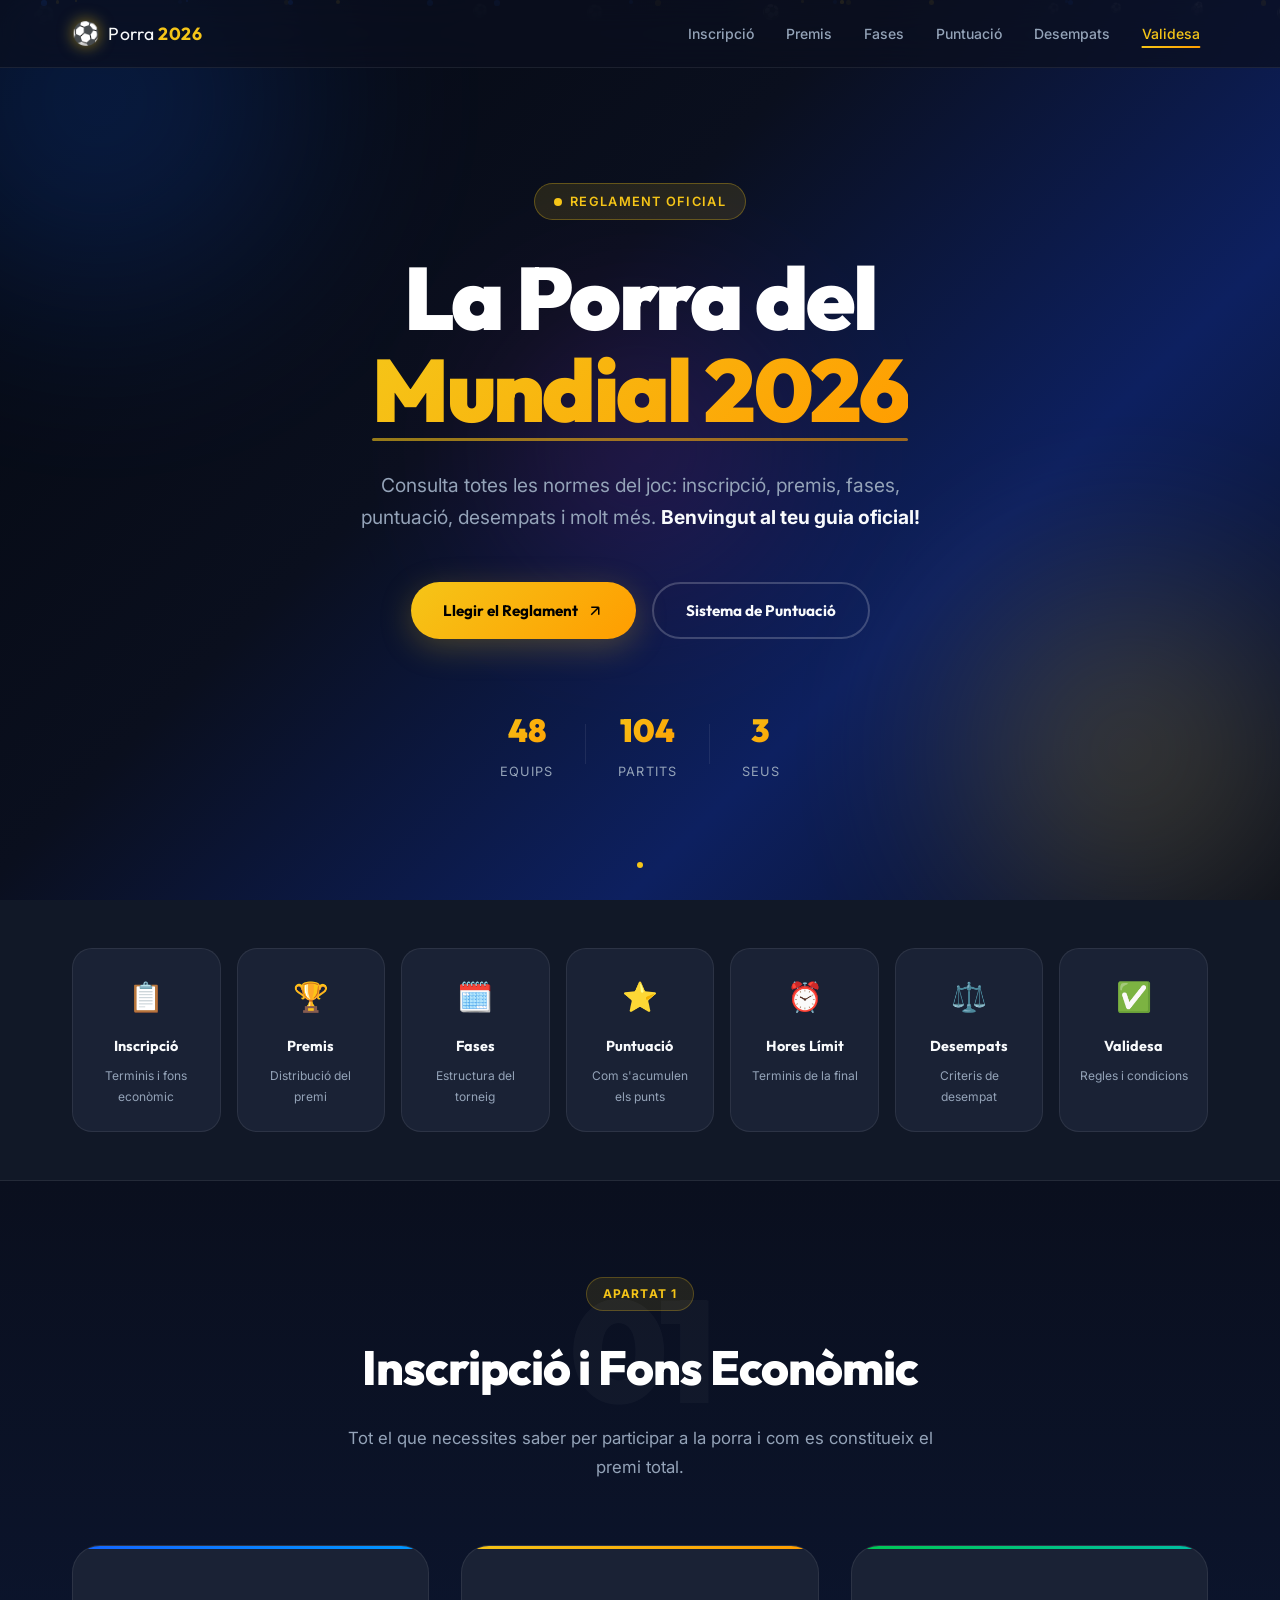
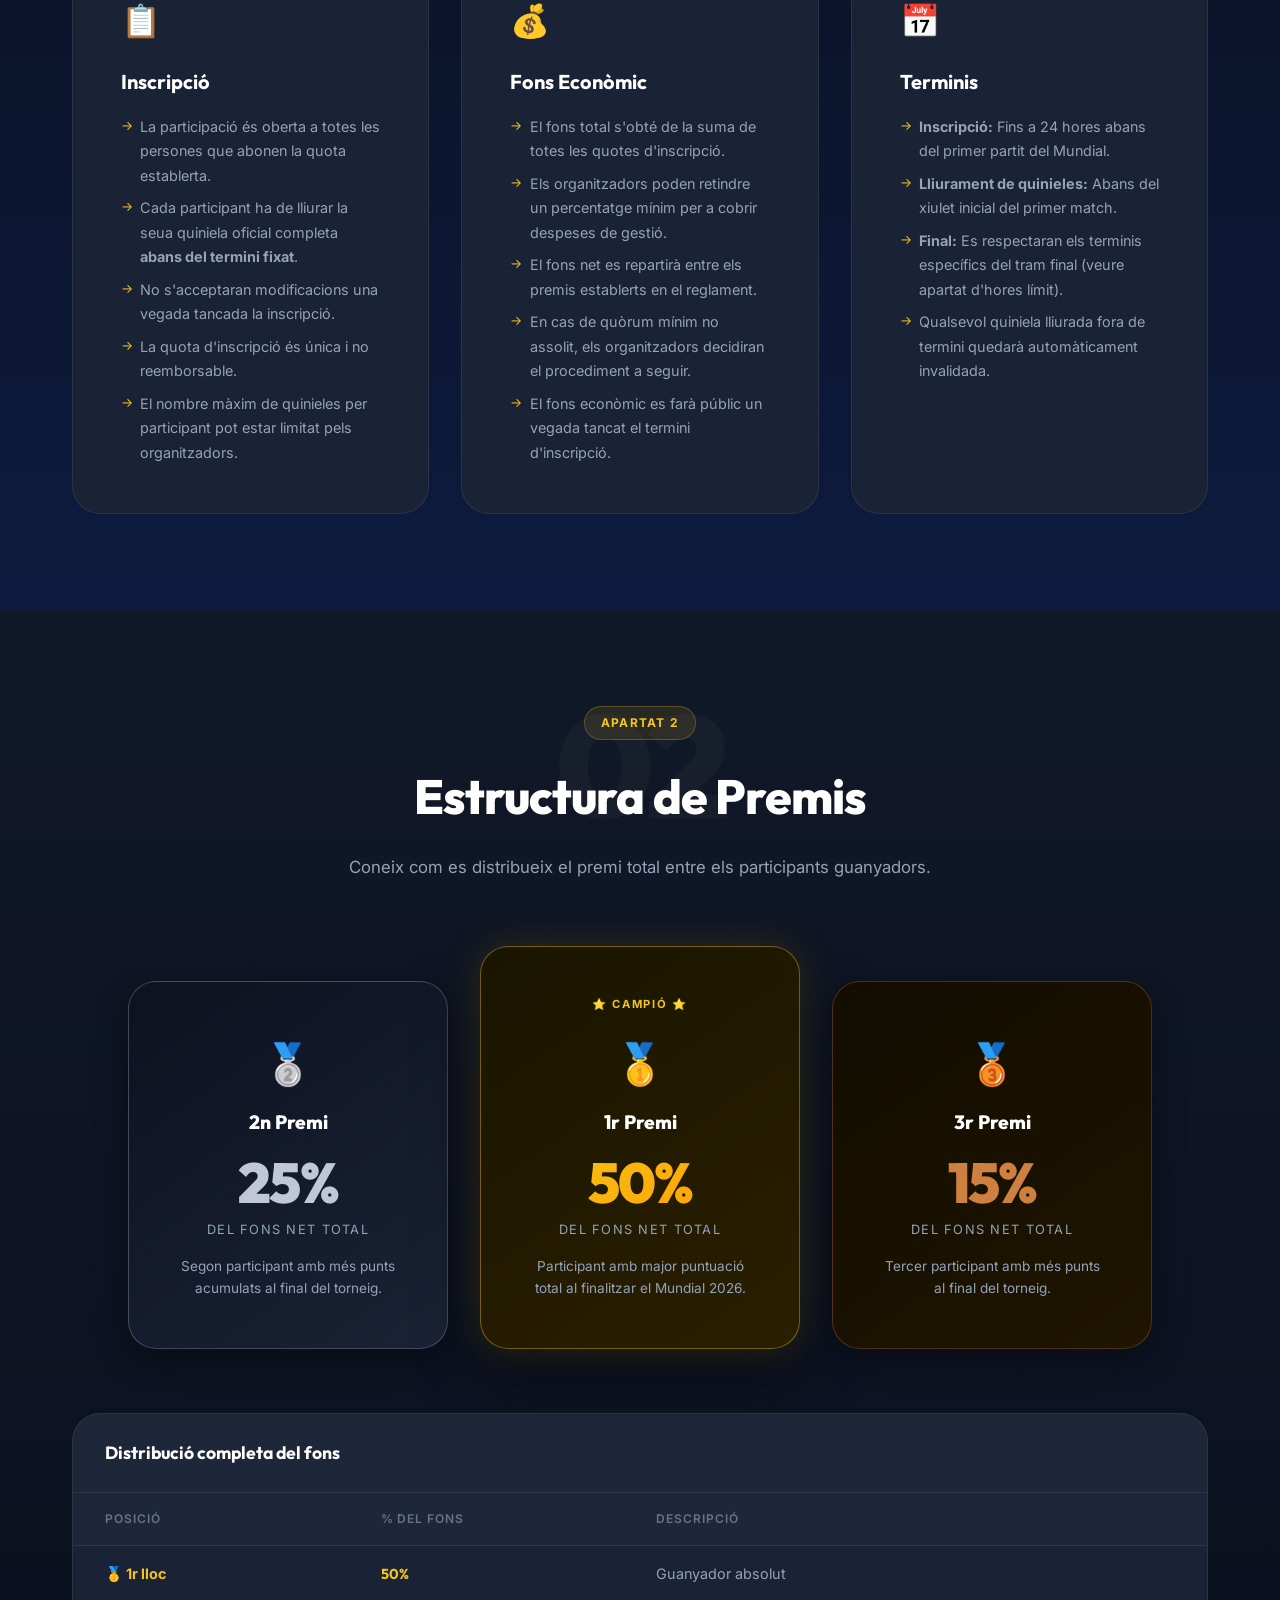
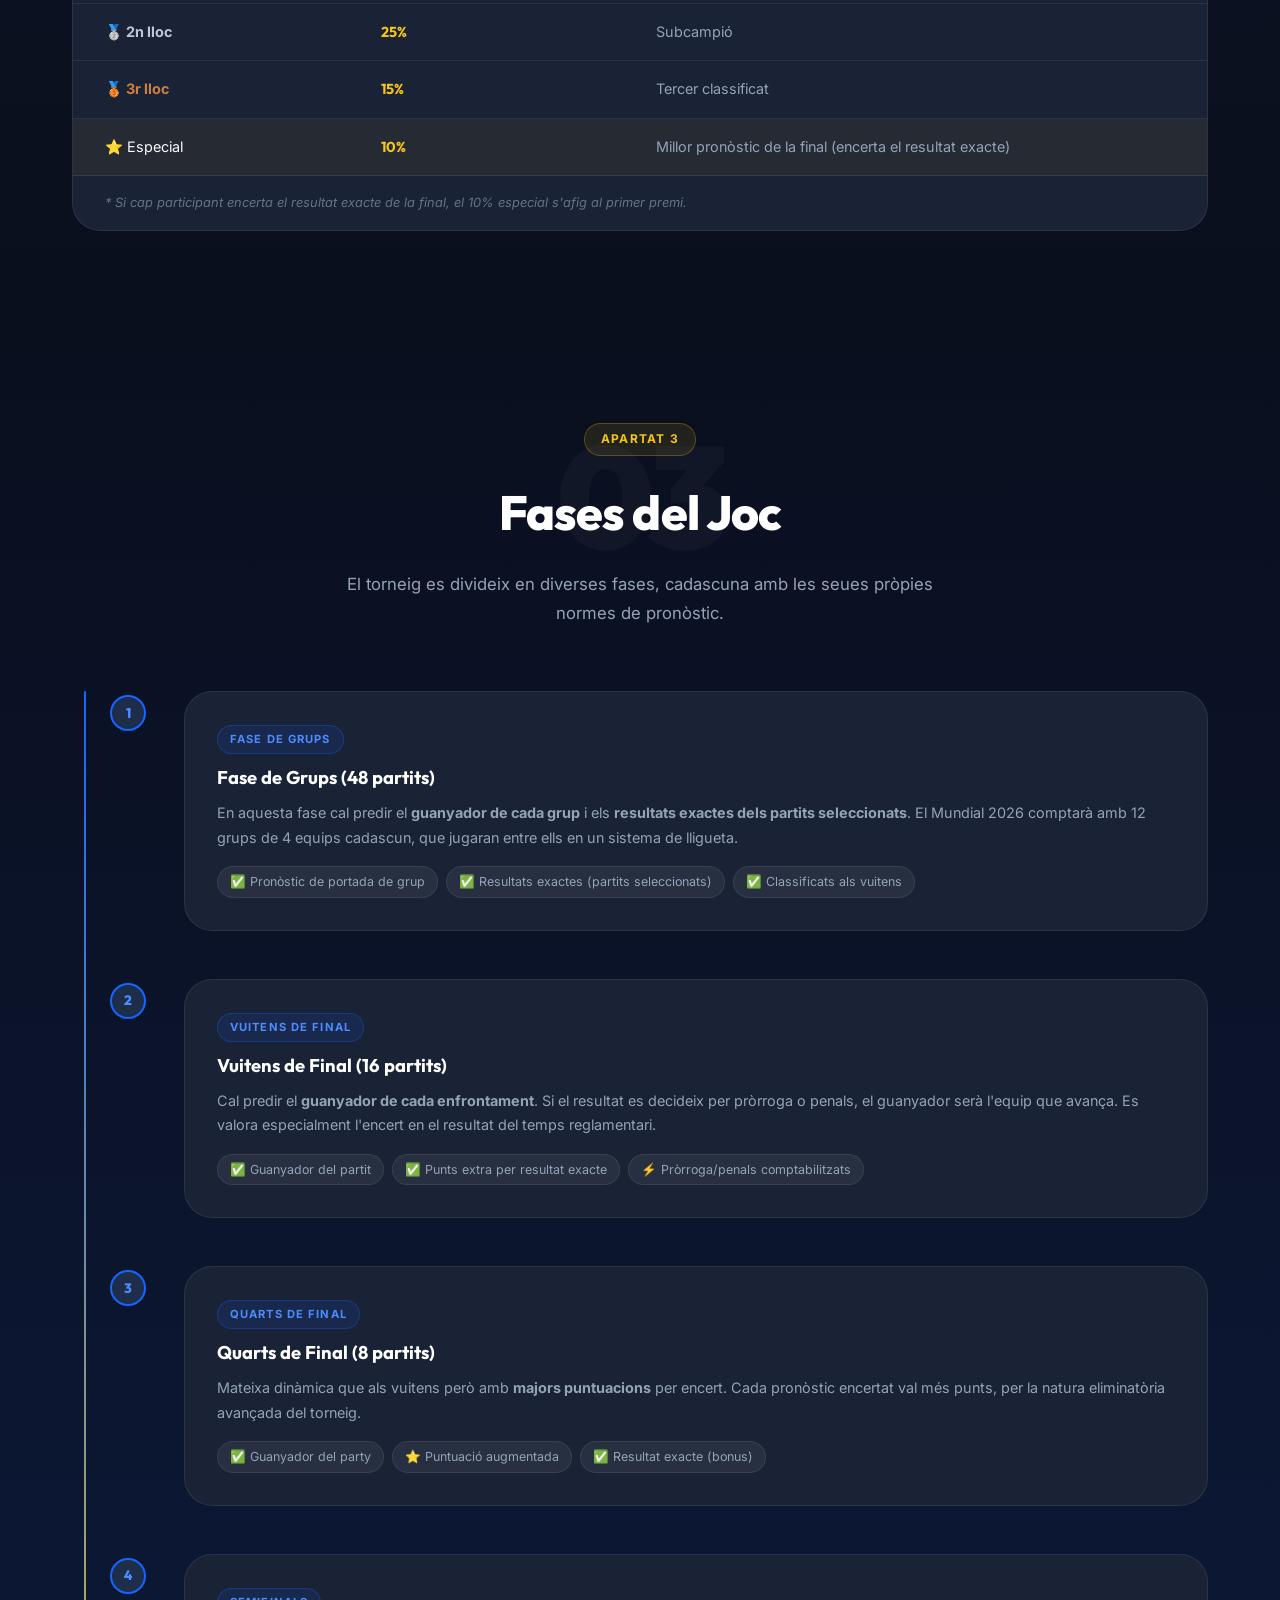
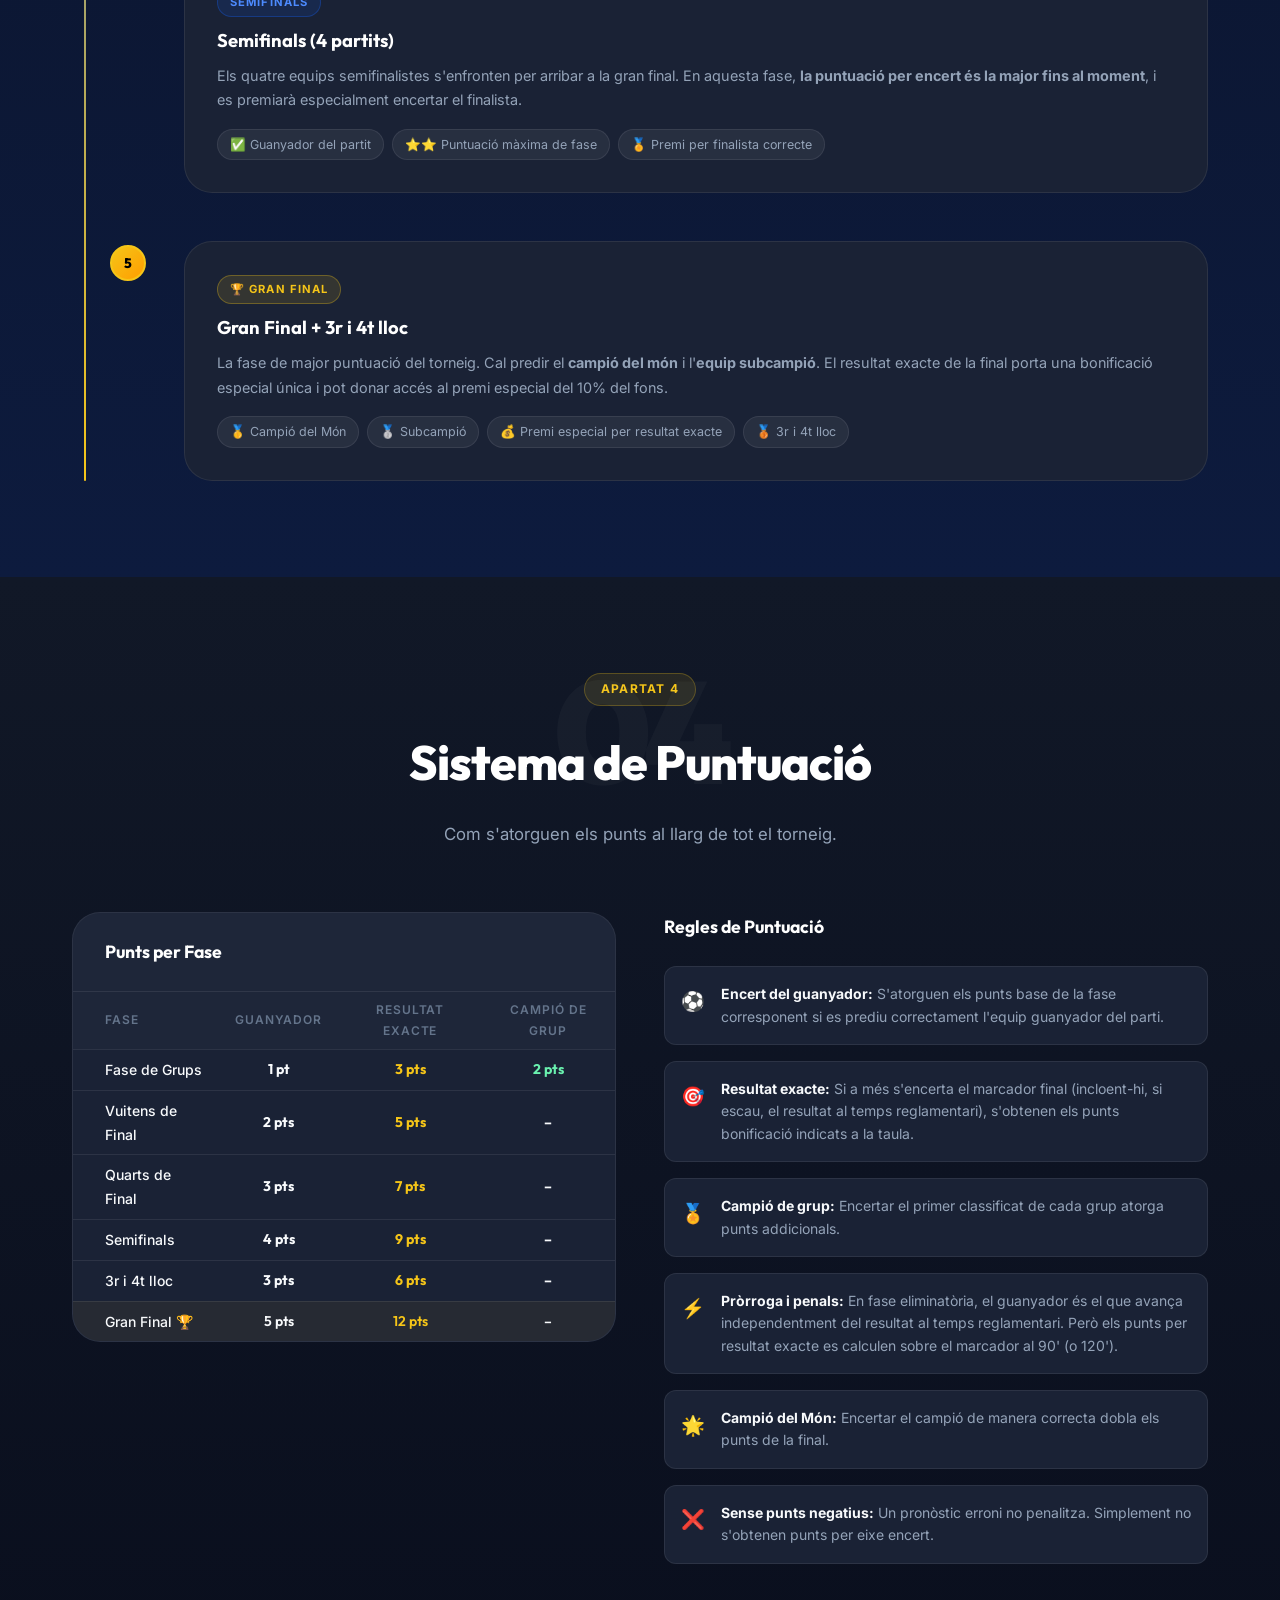
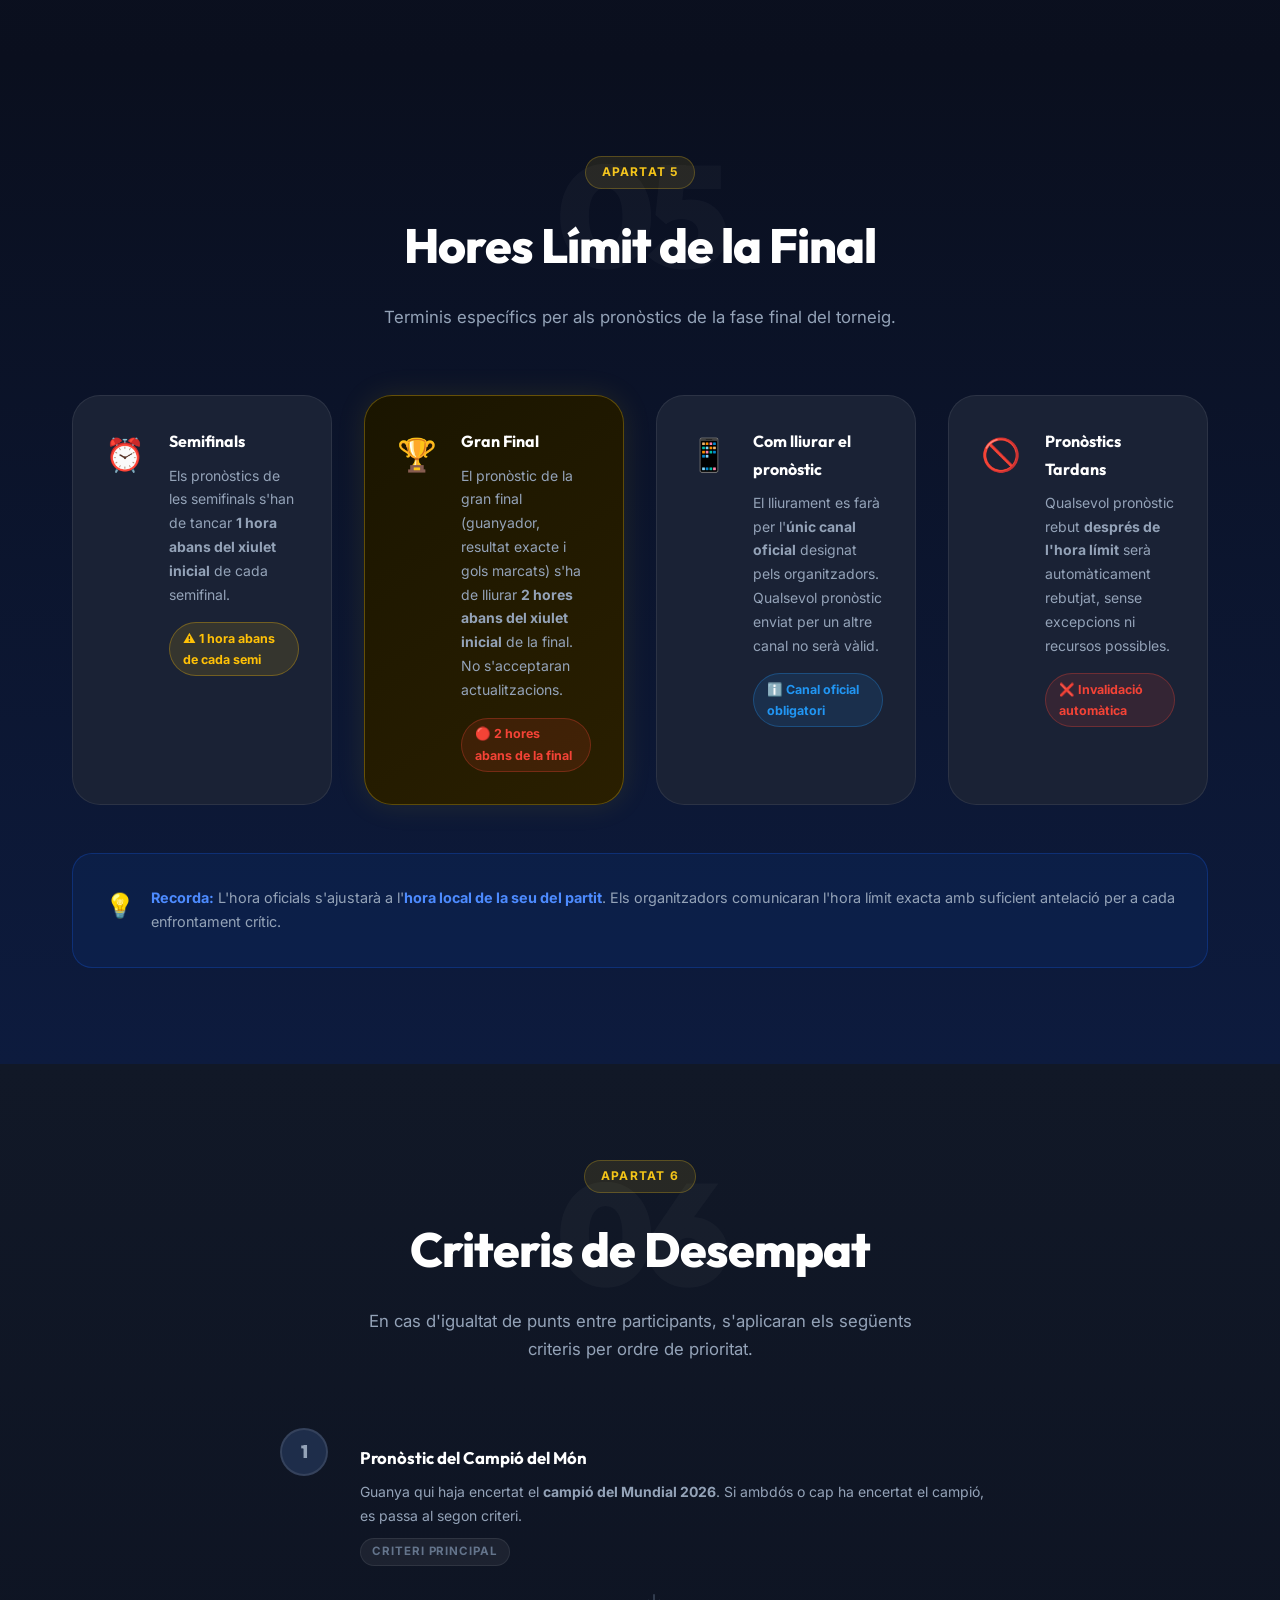
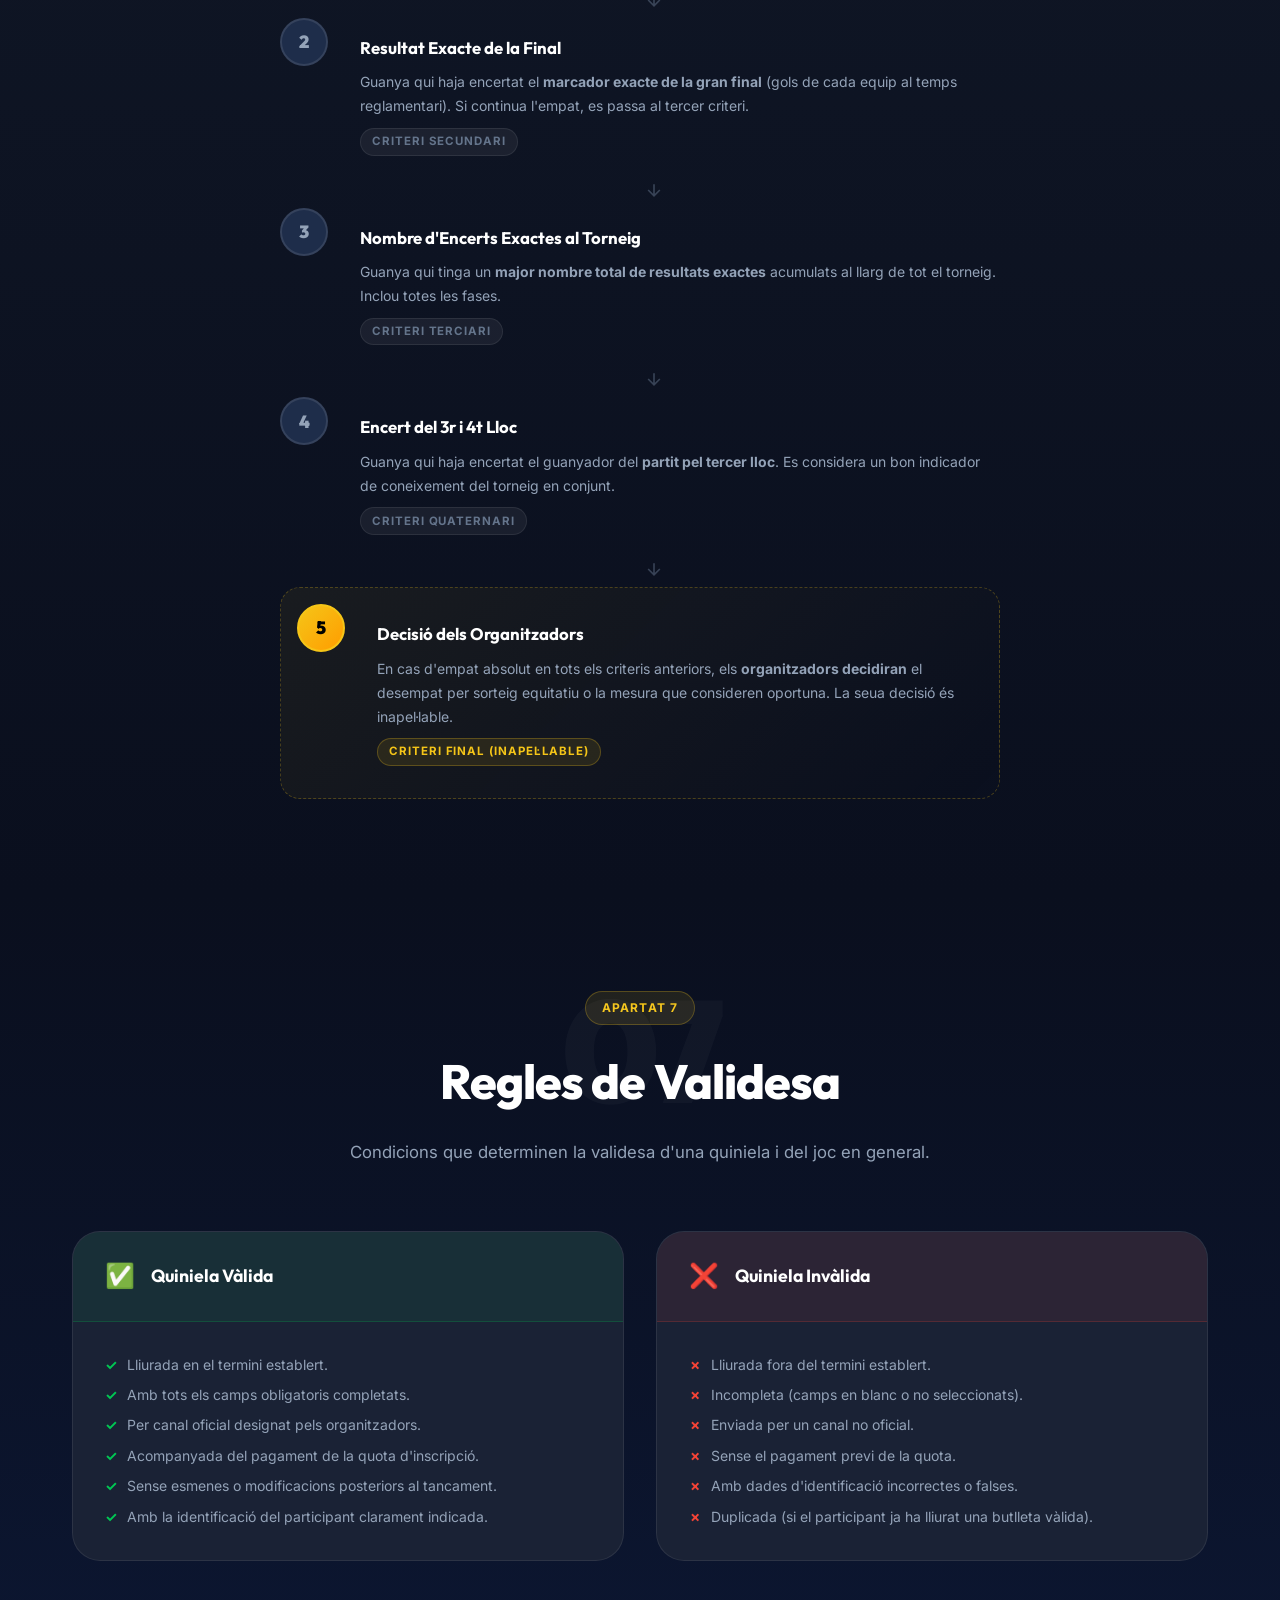
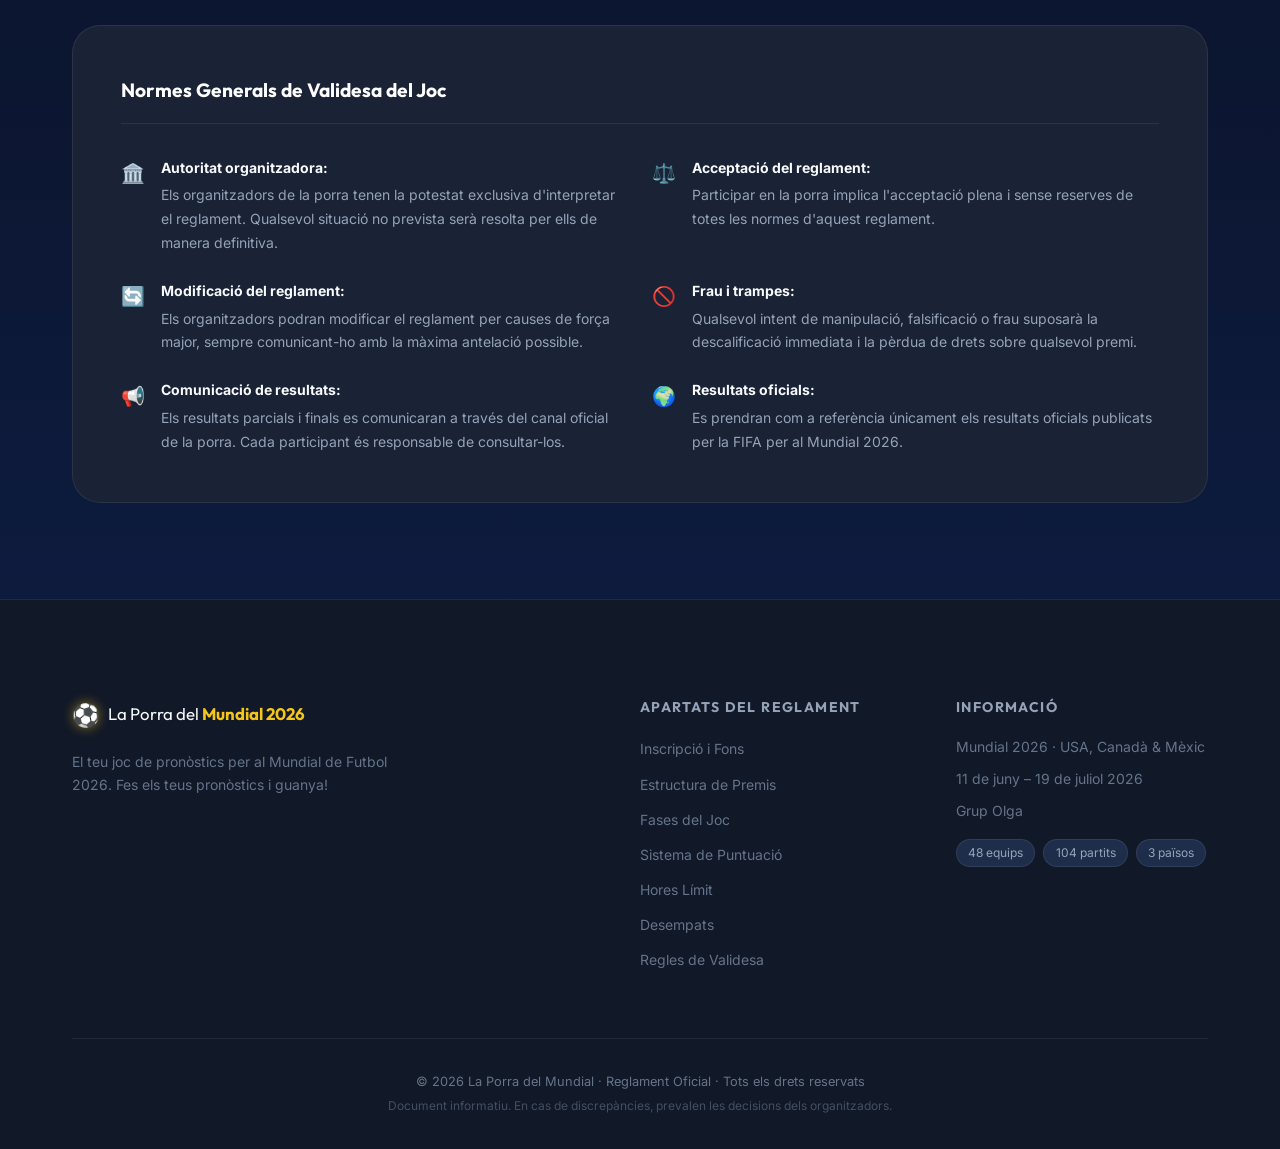
<file: index.html>
<!DOCTYPE html>
<html lang="ca">
<head>
  <meta charset="UTF-8" />
  <meta name="viewport" content="width=device-width, initial-scale=1.0" />
  <meta name="description" content="Reglament oficial de La Porra del Mundial 2026. Consulta les normes d'inscripció, premis, fases, puntuació, desempats i regles de validesa." />
  <meta name="keywords" content="porra, mundial 2026, reglament, futbol, mundial, normes" />
  <meta property="og:title" content="La Porra del Mundial 2026 – Reglament Oficial" />
  <meta property="og:description" content="Consulta totes les normes del joc de La Porra del Mundial 2026." />
  <title>La Porra del Mundial 2026 – Reglament Oficial</title>
  <link rel="stylesheet" href="styles.css" />
  <link rel="preconnect" href="https://fonts.googleapis.com" />
  <link rel="preconnect" href="https://fonts.gstatic.com" crossorigin />
  <link href="https://fonts.googleapis.com/css2?family=Outfit:wght@300;400;500;600;700;800;900&family=Inter:wght@300;400;500;600&display=swap" rel="stylesheet" />
</head>
<body>

  <!-- Navigation -->
  <nav class="navbar" id="navbar" role="navigation" aria-label="Navegació principal">
    <div class="nav-container">
      <a href="#hero" class="nav-logo" aria-label="Anar a l'inici">
        <span class="nav-logo-icon">⚽</span>
        <span class="nav-logo-text">Porra <strong>2026</strong></span>
      </a>
      <button class="nav-toggle" id="navToggle" aria-label="Obrir menú" aria-expanded="false" aria-controls="navMenu">
        <span class="hamburger"></span>
        <span class="hamburger"></span>
        <span class="hamburger"></span>
      </button>
      <ul class="nav-menu" id="navMenu" role="menubar">
        <li role="none"><a href="#inscripcio" class="nav-link" role="menuitem">Inscripció</a></li>
        <li role="none"><a href="#premis" class="nav-link" role="menuitem">Premis</a></li>
        <li role="none"><a href="#fases" class="nav-link" role="menuitem">Fases</a></li>
        <li role="none"><a href="#puntuacio" class="nav-link" role="menuitem">Puntuació</a></li>
        <li role="none"><a href="#desempats" class="nav-link" role="menuitem">Desempats</a></li>
        <li role="none"><a href="#validesa" class="nav-link" role="menuitem">Validesa</a></li>
      </ul>
    </div>
  </nav>

  <!-- Hero Section -->
  <header class="hero" id="hero" role="banner">
    <div class="hero-bg-orbs" aria-hidden="true">
      <div class="orb orb-1"></div>
      <div class="orb orb-2"></div>
      <div class="orb orb-3"></div>
    </div>
    <div class="hero-particles" id="heroParticles" aria-hidden="true"></div>
    <div class="hero-content">
      <div class="hero-badge">
        <span class="badge-dot"></span>
        Reglament Oficial
      </div>
      <h1 class="hero-title">
        La Porra del<br/>
        <span class="hero-title-highlight">Mundial 2026</span>
      </h1>
      <p class="hero-subtitle">
        Consulta totes les normes del joc: inscripció, premis, fases, puntuació, desempats i molt més.
        <strong>Benvingut al teu guia oficial!</strong>
      </p>
      <div class="hero-cta-group">
        <a href="#inscripcio" class="btn btn-primary" id="ctaStart">
          <span>Llegir el Reglament</span>
          <svg class="btn-icon" viewBox="0 0 24 24" fill="none" stroke="currentColor" stroke-width="2" aria-hidden="true"><path d="M7 17L17 7M17 7H7M17 7v10"/></svg>
        </a>
        <a href="#puntuacio" class="btn btn-outline" id="ctaPuntuacio">
          <span>Sistema de Puntuació</span>
        </a>
      </div>
      <div class="hero-stats" aria-label="Estadístiques del Mundial 2026">
        <div class="stat-item">
          <span class="stat-number">48</span>
          <span class="stat-label">Equips</span>
        </div>
        <div class="stat-divider" aria-hidden="true"></div>
        <div class="stat-item">
          <span class="stat-number">104</span>
          <span class="stat-label">Partits</span>
        </div>
        <div class="stat-divider" aria-hidden="true"></div>
        <div class="stat-item">
          <span class="stat-number">3</span>
          <span class="stat-label">Seus</span>
        </div>
      </div>
    </div>
    <div class="hero-scroll-indicator" aria-hidden="true">
      <div class="scroll-dot"></div>
    </div>
  </header>

  <!-- Quick Navigation Cards -->
  <section class="quick-nav" aria-label="Navegació ràpida">
    <div class="container">
      <div class="quick-nav-grid">
        <a href="#inscripcio" class="qnav-card" id="qnavInscripcio" aria-label="Anar a Inscripció i Fons">
          <div class="qnav-icon" aria-hidden="true">📋</div>
          <h3 class="qnav-title">Inscripció</h3>
          <p class="qnav-desc">Terminis i fons econòmic</p>
        </a>
        <a href="#premis" class="qnav-card" id="qnavPremis" aria-label="Anar a Estructura de Premis">
          <div class="qnav-icon" aria-hidden="true">🏆</div>
          <h3 class="qnav-title">Premis</h3>
          <p class="qnav-desc">Distribució del premi</p>
        </a>
        <a href="#fases" class="qnav-card" id="qnavFases" aria-label="Anar a Fases del Joc">
          <div class="qnav-icon" aria-hidden="true">🗓️</div>
          <h3 class="qnav-title">Fases</h3>
          <p class="qnav-desc">Estructura del torneig</p>
        </a>
        <a href="#puntuacio" class="qnav-card" id="qnavPuntuacio" aria-label="Anar a Sistema de Puntuació">
          <div class="qnav-icon" aria-hidden="true">⭐</div>
          <h3 class="qnav-title">Puntuació</h3>
          <p class="qnav-desc">Com s'acumulen els punts</p>
        </a>
        <a href="#horeslimit" class="qnav-card" id="qnavHores" aria-label="Anar a Hores Límit">
          <div class="qnav-icon" aria-hidden="true">⏰</div>
          <h3 class="qnav-title">Hores Límit</h3>
          <p class="qnav-desc">Terminis de la final</p>
        </a>
        <a href="#desempats" class="qnav-card" id="qnavDesempats" aria-label="Anar a Desempats">
          <div class="qnav-icon" aria-hidden="true">⚖️</div>
          <h3 class="qnav-title">Desempats</h3>
          <p class="qnav-desc">Criteris de desempat</p>
        </a>
        <a href="#validesa" class="qnav-card" id="qnavValidesa" aria-label="Anar a Regles de Validesa">
          <div class="qnav-icon" aria-hidden="true">✅</div>
          <h3 class="qnav-title">Validesa</h3>
          <p class="qnav-desc">Regles i condicions</p>
        </a>
      </div>
    </div>
  </section>

  <main id="main-content">

    <!-- Section 1: Inscripció i Fons Econòmic -->
    <section class="section" id="inscripcio" aria-labelledby="title-inscripcio">
      <div class="container">
        <div class="section-header">
          <div class="section-number" aria-hidden="true">01</div>
          <div class="section-badge">Apartat 1</div>
          <h2 class="section-title" id="title-inscripcio">Inscripció i Fons Econòmic</h2>
          <p class="section-subtitle">Tot el que necessites saber per participar a la porra i com es constitueix el premi total.</p>
        </div>
        <div class="cards-grid">
          <div class="info-card card-accent-blue">
            <div class="card-icon" aria-hidden="true">📋</div>
            <h3 class="card-title">Inscripció</h3>
            <ul class="card-list">
              <li>La participació és oberta a totes les persones que abonen la quota establerta.</li>
              <li>Cada participant ha de lliurar la seua quiniela oficial completa <strong>abans del termini fixat</strong>.</li>
              <li>No s'acceptaran modificacions una vegada tancada la inscripció.</li>
              <li>La quota d'inscripció és única i no reemborsable.</li>
              <li>El nombre màxim de quinieles per participant pot estar limitat pels organitzadors.</li>
            </ul>
          </div>
          <div class="info-card card-accent-gold">
            <div class="card-icon" aria-hidden="true">💰</div>
            <h3 class="card-title">Fons Econòmic</h3>
            <ul class="card-list">
              <li>El fons total s'obté de la suma de totes les quotes d'inscripció.</li>
              <li>Els organitzadors poden retindre un percentatge mínim per a cobrir despeses de gestió.</li>
              <li>El fons net es repartirà entre els premis establerts en el reglament.</li>
              <li>En cas de quòrum mínim no assolit, els organitzadors decidiran el procediment a seguir.</li>
              <li>El fons econòmic es farà públic un vegada tancat el termini d'inscripció.</li>
            </ul>
          </div>
          <div class="info-card card-accent-green">
            <div class="card-icon" aria-hidden="true">📅</div>
            <h3 class="card-title">Terminis</h3>
            <ul class="card-list">
              <li><strong>Inscripció:</strong> Fins a 24 hores abans del primer partit del Mundial.</li>
              <li><strong>Lliurament de quinieles:</strong> Abans del xiulet inicial del primer match.</li>
              <li><strong>Final:</strong> Es respectaran els terminis específics del tram final (veure apartat d'hores límit).</li>
              <li>Qualsevol quiniela lliurada fora de termini quedarà automàticament invalidada.</li>
            </ul>
          </div>
        </div>
      </div>
    </section>

    <!-- Section 2: Estructura de Premis -->
    <section class="section section-alt" id="premis" aria-labelledby="title-premis">
      <div class="container">
        <div class="section-header">
          <div class="section-number" aria-hidden="true">02</div>
          <div class="section-badge">Apartat 2</div>
          <h2 class="section-title" id="title-premis">Estructura de Premis</h2>
          <p class="section-subtitle">Coneix com es distribueix el premi total entre els participants guanyadors.</p>
        </div>
        <div class="podium-container" aria-label="Podi de premis">
          <div class="podium-card podium-silver" role="article" aria-label="Segon premi">
            <div class="podium-rank" aria-hidden="true">🥈</div>
            <h3 class="podium-position">2n Premi</h3>
            <div class="podium-percent">25%</div>
            <p class="podium-desc">Del fons net total</p>
            <p class="podium-rule">Segon participant amb més punts acumulats al final del torneig.</p>
          </div>
          <div class="podium-card podium-gold" role="article" aria-label="Primer premi">
            <div class="podium-champion-tag" aria-hidden="true">⭐ CAMPIÓ ⭐</div>
            <div class="podium-rank" aria-hidden="true">🥇</div>
            <h3 class="podium-position">1r Premi</h3>
            <div class="podium-percent">50%</div>
            <p class="podium-desc">Del fons net total</p>
            <p class="podium-rule">Participant amb major puntuació total al finalitzar el Mundial 2026.</p>
          </div>
          <div class="podium-card podium-bronze" role="article" aria-label="Tercer premi">
            <div class="podium-rank" aria-hidden="true">🥉</div>
            <h3 class="podium-position">3r Premi</h3>
            <div class="podium-percent">15%</div>
            <p class="podium-desc">Del fons net total</p>
            <p class="podium-rule">Tercer participant amb més punts al final del torneig.</p>
          </div>
        </div>
        <div class="prize-table-wrapper" role="region" aria-label="Taula de distribució de premis">
          <h3 class="prize-table-title">Distribució completa del fons</h3>
          <div class="prize-table">
            <div class="prize-row prize-row-header" role="row" aria-hidden="true">
              <span role="columnheader">Posició</span>
              <span role="columnheader">% del Fons</span>
              <span role="columnheader">Descripció</span>
            </div>
            <div class="prize-row" role="row">
              <span class="prize-pos gold-text" role="cell">🥇 1r lloc</span>
              <span class="prize-pct" role="cell">50%</span>
              <span class="prize-desc" role="cell">Guanyador absolut</span>
            </div>
            <div class="prize-row" role="row">
              <span class="prize-pos silver-text" role="cell">🥈 2n lloc</span>
              <span class="prize-pct" role="cell">25%</span>
              <span class="prize-desc" role="cell">Subcampió</span>
            </div>
            <div class="prize-row" role="row">
              <span class="prize-pos bronze-text" role="cell">🥉 3r lloc</span>
              <span class="prize-pct" role="cell">15%</span>
              <span class="prize-desc" role="cell">Tercer classificat</span>
            </div>
            <div class="prize-row prize-row-special" role="row">
              <span class="prize-pos" role="cell">⭐ Especial</span>
              <span class="prize-pct" role="cell">10%</span>
              <span class="prize-desc" role="cell">Millor pronòstic de la final (encerta el resultat exacte)</span>
            </div>
            <div class="prize-row prize-row-note" role="row">
              <span role="cell" colspan="3">* Si cap participant encerta el resultat exacte de la final, el 10% especial s'afig al primer premi.</span>
            </div>
          </div>
        </div>
      </div>
    </section>

    <!-- Section 3: Fases del Joc -->
    <section class="section" id="fases" aria-labelledby="title-fases">
      <div class="container">
        <div class="section-header">
          <div class="section-number" aria-hidden="true">03</div>
          <div class="section-badge">Apartat 3</div>
          <h2 class="section-title" id="title-fases">Fases del Joc</h2>
          <p class="section-subtitle">El torneig es divideix en diverses fases, cadascuna amb les seues pròpies normes de pronòstic.</p>
        </div>
        <div class="timeline" role="list" aria-label="Fases del torneig">
          <div class="timeline-item" role="listitem">
            <div class="timeline-marker" aria-hidden="true">
              <span class="timeline-step">1</span>
            </div>
            <div class="timeline-content">
              <div class="timeline-badge">Fase de Grups</div>
              <h3 class="timeline-title">Fase de Grups (48 partits)</h3>
              <p class="timeline-desc">En aquesta fase cal predir el <strong>guanyador de cada grup</strong> i els <strong>resultats exactes dels partits seleccionats</strong>. El Mundial 2026 comptarà amb 12 grups de 4 equips cadascun, que jugaran entre ells en un sistema de lligueta.</p>
              <div class="timeline-rules">
                <div class="rule-chip">✅ Pronòstic de portada de grup</div>
                <div class="rule-chip">✅ Resultats exactes (partits seleccionats)</div>
                <div class="rule-chip">✅ Classificats als vuitens</div>
              </div>
            </div>
          </div>
          <div class="timeline-item" role="listitem">
            <div class="timeline-marker" aria-hidden="true">
              <span class="timeline-step">2</span>
            </div>
            <div class="timeline-content">
              <div class="timeline-badge">Vuitens de Final</div>
              <h3 class="timeline-title">Vuitens de Final (16 partits)</h3>
              <p class="timeline-desc">Cal predir el <strong>guanyador de cada enfrontament</strong>. Si el resultat es decideix per pròrroga o penals, el guanyador serà l'equip que avança. Es valora especialment l'encert en el resultat del temps reglamentari.</p>
              <div class="timeline-rules">
                <div class="rule-chip">✅ Guanyador del partit</div>
                <div class="rule-chip">✅ Punts extra per resultat exacte</div>
                <div class="rule-chip">⚡ Pròrroga/penals comptabilitzats</div>
              </div>
            </div>
          </div>
          <div class="timeline-item" role="listitem">
            <div class="timeline-marker" aria-hidden="true">
              <span class="timeline-step">3</span>
            </div>
            <div class="timeline-content">
              <div class="timeline-badge">Quarts de Final</div>
              <h3 class="timeline-title">Quarts de Final (8 partits)</h3>
              <p class="timeline-desc">Mateixa dinàmica que als vuitens però amb <strong>majors puntuacions</strong> per encert. Cada pronòstic encertat val més punts, per la natura eliminatòria avançada del torneig.</p>
              <div class="timeline-rules">
                <div class="rule-chip">✅ Guanyador del party</div>
                <div class="rule-chip">⭐ Puntuació augmentada</div>
                <div class="rule-chip">✅ Resultat exacte (bonus)</div>
              </div>
            </div>
          </div>
          <div class="timeline-item" role="listitem">
            <div class="timeline-marker" aria-hidden="true">
              <span class="timeline-step">4</span>
            </div>
            <div class="timeline-content">
              <div class="timeline-badge">Semifinals</div>
              <h3 class="timeline-title">Semifinals (4 partits)</h3>
              <p class="timeline-desc">Els quatre equips semifinalistes s'enfronten per arribar a la gran final. En aquesta fase, <strong>la puntuació per encert és la major fins al moment</strong>, i es premiarà especialment encertar el finalista.</p>
              <div class="timeline-rules">
                <div class="rule-chip">✅ Guanyador del partit</div>
                <div class="rule-chip">⭐⭐ Puntuació màxima de fase</div>
                <div class="rule-chip">🏅 Premi per finalista correcte</div>
              </div>
            </div>
          </div>
          <div class="timeline-item" role="listitem">
            <div class="timeline-marker timeline-final" aria-hidden="true">
              <span class="timeline-step">5</span>
            </div>
            <div class="timeline-content">
              <div class="timeline-badge timeline-badge-final">🏆 GRAN FINAL</div>
              <h3 class="timeline-title">Gran Final + 3r i 4t lloc</h3>
              <p class="timeline-desc">La fase de major puntuació del torneig. Cal predir el <strong>campió del món</strong> i l'<strong>equip subcampió</strong>. El resultat exacte de la final porta una bonificació especial única i pot donar accés al premi especial del 10% del fons.</p>
              <div class="timeline-rules">
                <div class="rule-chip">🥇 Campió del Món</div>
                <div class="rule-chip">🥈 Subcampió</div>
                <div class="rule-chip">💰 Premi especial per resultat exacte</div>
                <div class="rule-chip">🥉 3r i 4t lloc</div>
              </div>
            </div>
          </div>
        </div>
      </div>
    </section>

    <!-- Section 4: Sistema de Puntuació -->
    <section class="section section-alt" id="puntuacio" aria-labelledby="title-puntuacio">
      <div class="container">
        <div class="section-header">
          <div class="section-number" aria-hidden="true">04</div>
          <div class="section-badge">Apartat 4</div>
          <h2 class="section-title" id="title-puntuacio">Sistema de Puntuació</h2>
          <p class="section-subtitle">Com s'atorguen els punts al llarg de tot el torneig.</p>
        </div>
        <div class="scoring-grid">
          <div class="scoring-table-wrapper" role="region" aria-label="Taula de puntuació per fase">
            <h3 class="scoring-table-title">Punts per Fase</h3>
            <table class="scoring-table" aria-describedby="scoring-desc">
              <caption id="scoring-desc" class="visually-hidden">Taula de punts atorgats per cada tipus d'encert a cada fase del torneig</caption>
              <thead>
                <tr>
                  <th scope="col">Fase</th>
                  <th scope="col">Guanyador</th>
                  <th scope="col">Resultat Exacte</th>
                  <th scope="col">Campió de Grup</th>
                </tr>
              </thead>
              <tbody>
                <tr>
                  <td>Fase de Grups</td>
                  <td class="pts-cell">1 pt</td>
                  <td class="pts-cell pts-bonus">3 pts</td>
                  <td class="pts-cell pts-special">2 pts</td>
                </tr>
                <tr>
                  <td>Vuitens de Final</td>
                  <td class="pts-cell">2 pts</td>
                  <td class="pts-cell pts-bonus">5 pts</td>
                  <td class="pts-cell">–</td>
                </tr>
                <tr>
                  <td>Quarts de Final</td>
                  <td class="pts-cell">3 pts</td>
                  <td class="pts-cell pts-bonus">7 pts</td>
                  <td class="pts-cell">–</td>
                </tr>
                <tr>
                  <td>Semifinals</td>
                  <td class="pts-cell">4 pts</td>
                  <td class="pts-cell pts-bonus">9 pts</td>
                  <td class="pts-cell">–</td>
                </tr>
                <tr>
                  <td>3r i 4t lloc</td>
                  <td class="pts-cell">3 pts</td>
                  <td class="pts-cell pts-bonus">6 pts</td>
                  <td class="pts-cell">–</td>
                </tr>
                <tr class="final-row">
                  <td>Gran Final 🏆</td>
                  <td class="pts-cell">5 pts</td>
                  <td class="pts-cell pts-bonus">12 pts</td>
                  <td class="pts-cell">–</td>
                </tr>
              </tbody>
            </table>
          </div>
          <div class="scoring-rules">
            <h3 class="scoring-rules-title">Regles de Puntuació</h3>
            <div class="scoring-rule-item">
              <div class="rule-icon" aria-hidden="true">⚽</div>
              <div class="rule-text">
                <strong>Encert del guanyador:</strong> S'atorguen els punts base de la fase corresponent si es prediu correctament l'equip guanyador del parti.
              </div>
            </div>
            <div class="scoring-rule-item">
              <div class="rule-icon" aria-hidden="true">🎯</div>
              <div class="rule-text">
                <strong>Resultat exacte:</strong> Si a més s'encerta el marcador final (incloent-hi, si escau, el resultat al temps reglamentari), s'obtenen els punts bonificació indicats a la taula.
              </div>
            </div>
            <div class="scoring-rule-item">
              <div class="rule-icon" aria-hidden="true">🏅</div>
              <div class="rule-text">
                <strong>Campió de grup:</strong> Encertar el primer classificat de cada grup atorga punts addicionals.
              </div>
            </div>
            <div class="scoring-rule-item">
              <div class="rule-icon" aria-hidden="true">⚡</div>
              <div class="rule-text">
                <strong>Pròrroga i penals:</strong> En fase eliminatòria, el guanyador és el que avança independentment del resultat al temps reglamentari. Però els punts per resultat exacte es calculen sobre el marcador al 90' (o 120').
              </div>
            </div>
            <div class="scoring-rule-item">
              <div class="rule-icon" aria-hidden="true">🌟</div>
              <div class="rule-text">
                <strong>Campió del Món:</strong> Encertar el campió de manera correcta dobla els punts de la final.
              </div>
            </div>
            <div class="scoring-rule-item">
              <div class="rule-icon" aria-hidden="true">❌</div>
              <div class="rule-text">
                <strong>Sense punts negatius:</strong> Un pronòstic erroni no penalitza. Simplement no s'obtenen punts per eixe encert.
              </div>
            </div>
          </div>
        </div>
      </div>
    </section>

    <!-- Section 5: Hores Límit de la Final -->
    <section class="section" id="horeslimit" aria-labelledby="title-hores">
      <div class="container">
        <div class="section-header">
          <div class="section-number" aria-hidden="true">05</div>
          <div class="section-badge">Apartat 5</div>
          <h2 class="section-title" id="title-hores">Hores Límit de la Final</h2>
          <p class="section-subtitle">Terminis específics per als pronòstics de la fase final del torneig.</p>
        </div>
        <div class="deadline-grid">
          <div class="deadline-card">
            <div class="deadline-icon" aria-hidden="true">⏰</div>
            <div class="deadline-info">
              <h3 class="deadline-title">Semifinals</h3>
              <p class="deadline-rule">Els pronòstics de les semifinals s'han de tancar <strong>1 hora abans del xiulet inicial</strong> de cada semifinal.</p>
              <div class="deadline-chip deadline-chip-warning">⚠️ 1 hora abans de cada semi</div>
            </div>
          </div>
          <div class="deadline-card deadline-card-featured">
            <div class="deadline-icon" aria-hidden="true">🏆</div>
            <div class="deadline-info">
              <h3 class="deadline-title">Gran Final</h3>
              <p class="deadline-rule">El pronòstic de la gran final (guanyador, resultat exacte i gols marcats) s'ha de lliurar <strong>2 hores abans del xiulet inicial</strong> de la final. No s'acceptaran actualitzacions.</p>
              <div class="deadline-chip deadline-chip-danger">🔴 2 hores abans de la final</div>
            </div>
          </div>
          <div class="deadline-card">
            <div class="deadline-icon" aria-hidden="true">📱</div>
            <div class="deadline-info">
              <h3 class="deadline-title">Com lliurar el pronòstic</h3>
              <p class="deadline-rule">El lliurament es farà per l'<strong>únic canal oficial</strong> designat pels organitzadors. Qualsevol pronòstic enviat per un altre canal no serà vàlid.</p>
              <div class="deadline-chip deadline-chip-info">ℹ️ Canal oficial obligatori</div>
            </div>
          </div>
          <div class="deadline-card">
            <div class="deadline-icon" aria-hidden="true">🚫</div>
            <div class="deadline-info">
              <h3 class="deadline-title">Pronòstics Tardans</h3>
              <p class="deadline-rule">Qualsevol pronòstic rebut <strong>després de l'hora límit</strong> serà automàticament rebutjat, sense excepcions ni recursos possibles.</p>
              <div class="deadline-chip deadline-chip-danger">❌ Invalidació automàtica</div>
            </div>
          </div>
        </div>
        <div class="timeline-final-note" role="region" aria-label="Nota important sobre terminis">
          <div class="final-note-icon" aria-hidden="true">💡</div>
          <div class="final-note-text">
            <strong>Recorda:</strong> L'hora oficials s'ajustarà a l'<strong>hora local de la seu del partit</strong>. Els organitzadors comunicaran l'hora límit exacta amb suficient antelació per a cada enfrontament crític.
          </div>
        </div>
      </div>
    </section>

    <!-- Section 6: Desempats -->
    <section class="section section-alt" id="desempats" aria-labelledby="title-desempats">
      <div class="container">
        <div class="section-header">
          <div class="section-number" aria-hidden="true">06</div>
          <div class="section-badge">Apartat 6</div>
          <h2 class="section-title" id="title-desempats">Criteris de Desempat</h2>
          <p class="section-subtitle">En cas d'igualtat de punts entre participants, s'aplicaran els següents criteris per ordre de prioritat.</p>
        </div>
        <div class="tiebreak-cascade">
          <div class="tiebreak-item" role="article" aria-label="Criteri de desempat 1">
            <div class="tiebreak-number" aria-hidden="true">1</div>
            <div class="tiebreak-content">
              <h3 class="tiebreak-title">Pronòstic del Campió del Món</h3>
              <p class="tiebreak-desc">Guanya qui haja encertat el <strong>campió del Mundial 2026</strong>. Si ambdós o cap ha encertat el campió, es passa al segon criteri.</p>
              <div class="tiebreak-tag">Criteri Principal</div>
            </div>
          </div>
          <div class="tiebreak-connector" aria-hidden="true">
            <svg viewBox="0 0 24 24" fill="none" stroke="currentColor" stroke-width="2" aria-hidden="true"><path d="M12 5v14M5 12l7 7 7-7"/></svg>
          </div>
          <div class="tiebreak-item" role="article" aria-label="Criteri de desempat 2">
            <div class="tiebreak-number" aria-hidden="true">2</div>
            <div class="tiebreak-content">
              <h3 class="tiebreak-title">Resultat Exacte de la Final</h3>
              <p class="tiebreak-desc">Guanya qui haja encertat el <strong>marcador exacte de la gran final</strong> (gols de cada equip al temps reglamentari). Si continua l'empat, es passa al tercer criteri.</p>
              <div class="tiebreak-tag">Criteri Secundari</div>
            </div>
          </div>
          <div class="tiebreak-connector" aria-hidden="true">
            <svg viewBox="0 0 24 24" fill="none" stroke="currentColor" stroke-width="2" aria-hidden="true"><path d="M12 5v14M5 12l7 7 7-7"/></svg>
          </div>
          <div class="tiebreak-item" role="article" aria-label="Criteri de desempat 3">
            <div class="tiebreak-number" aria-hidden="true">3</div>
            <div class="tiebreak-content">
              <h3 class="tiebreak-title">Nombre d'Encerts Exactes al Torneig</h3>
              <p class="tiebreak-desc">Guanya qui tinga un <strong>major nombre total de resultats exactes</strong> acumulats al llarg de tot el torneig. Inclou totes les fases.</p>
              <div class="tiebreak-tag">Criteri Terciari</div>
            </div>
          </div>
          <div class="tiebreak-connector" aria-hidden="true">
            <svg viewBox="0 0 24 24" fill="none" stroke="currentColor" stroke-width="2" aria-hidden="true"><path d="M12 5v14M5 12l7 7 7-7"/></svg>
          </div>
          <div class="tiebreak-item" role="article" aria-label="Criteri de desempat 4">
            <div class="tiebreak-number" aria-hidden="true">4</div>
            <div class="tiebreak-content">
              <h3 class="tiebreak-title">Encert del 3r i 4t Lloc</h3>
              <p class="tiebreak-desc">Guanya qui haja encertat el guanyador del <strong>partit pel tercer lloc</strong>. Es considera un bon indicador de coneixement del torneig en conjunt.</p>
              <div class="tiebreak-tag">Criteri Quaternari</div>
            </div>
          </div>
          <div class="tiebreak-connector" aria-hidden="true">
            <svg viewBox="0 0 24 24" fill="none" stroke="currentColor" stroke-width="2" aria-hidden="true"><path d="M12 5v14M5 12l7 7 7-7"/></svg>
          </div>
          <div class="tiebreak-item tiebreak-final" role="article" aria-label="Criteri de desempat final">
            <div class="tiebreak-number tiebreak-number-final" aria-hidden="true">5</div>
            <div class="tiebreak-content">
              <h3 class="tiebreak-title">Decisió dels Organitzadors</h3>
              <p class="tiebreak-desc">En cas d'empat absolut en tots els criteris anteriors, els <strong>organitzadors decidiran</strong> el desempat per sorteig equitatiu o la mesura que consideren oportuna. La seua decisió és inapel·lable.</p>
              <div class="tiebreak-tag tiebreak-tag-final">Criteri Final (Inapel·lable)</div>
            </div>
          </div>
        </div>
      </div>
    </section>

    <!-- Section 7: Regles de Validesa -->
    <section class="section" id="validesa" aria-labelledby="title-validesa">
      <div class="container">
        <div class="section-header">
          <div class="section-number" aria-hidden="true">07</div>
          <div class="section-badge">Apartat 7</div>
          <h2 class="section-title" id="title-validesa">Regles de Validesa</h2>
          <p class="section-subtitle">Condicions que determinen la validesa d'una quiniela i del joc en general.</p>
        </div>
        <div class="validity-grid">
          <div class="validity-card validity-valid">
            <div class="validity-header">
              <div class="validity-icon" aria-hidden="true">✅</div>
              <h3 class="validity-title">Quiniela Vàlida</h3>
            </div>
            <ul class="validity-list">
              <li>Lliurada en el termini establert.</li>
              <li>Amb tots els camps obligatoris completats.</li>
              <li>Per canal oficial designat pels organitzadors.</li>
              <li>Acompanyada del pagament de la quota d'inscripció.</li>
              <li>Sense esmenes o modificacions posteriors al tancament.</li>
              <li>Amb la identificació del participant clarament indicada.</li>
            </ul>
          </div>
          <div class="validity-card validity-invalid">
            <div class="validity-header">
              <div class="validity-icon" aria-hidden="true">❌</div>
              <h3 class="validity-title">Quiniela Invàlida</h3>
            </div>
            <ul class="validity-list">
              <li>Lliurada fora del termini establert.</li>
              <li>Incompleta (camps en blanc o no seleccionats).</li>
              <li>Enviada per un canal no oficial.</li>
              <li>Sense el pagament previ de la quota.</li>
              <li>Amb dades d'identificació incorrectes o falses.</li>
              <li>Duplicada (si el participant ja ha lliurat una butlleta vàlida).</li>
            </ul>
          </div>
        </div>
        <div class="general-rules">
          <h3 class="general-rules-title">Normes Generals de Validesa del Joc</h3>
          <div class="general-rules-grid">
            <div class="general-rule-item">
              <div class="general-rule-icon" aria-hidden="true">🏛️</div>
              <div class="general-rule-text">
                <strong>Autoritat organitzadora:</strong> Els organitzadors de la porra tenen la potestat exclusiva d'interpretar el reglament. Qualsevol situació no prevista serà resolta per ells de manera definitiva.
              </div>
            </div>
            <div class="general-rule-item">
              <div class="general-rule-icon" aria-hidden="true">⚖️</div>
              <div class="general-rule-text">
                <strong>Acceptació del reglament:</strong> Participar en la porra implica l'acceptació plena i sense reserves de totes les normes d'aquest reglament.
              </div>
            </div>
            <div class="general-rule-item">
              <div class="general-rule-icon" aria-hidden="true">🔄</div>
              <div class="general-rule-text">
                <strong>Modificació del reglament:</strong> Els organitzadors podran modificar el reglament per causes de força major, sempre comunicant-ho amb la màxima antelació possible.
              </div>
            </div>
            <div class="general-rule-item">
              <div class="general-rule-icon" aria-hidden="true">🚫</div>
              <div class="general-rule-text">
                <strong>Frau i trampes:</strong> Qualsevol intent de manipulació, falsificació o frau suposarà la descalificació immediata i la pèrdua de drets sobre qualsevol premi.
              </div>
            </div>
            <div class="general-rule-item">
              <div class="general-rule-icon" aria-hidden="true">📢</div>
              <div class="general-rule-text">
                <strong>Comunicació de resultats:</strong> Els resultats parcials i finals es comunicaran a través del canal oficial de la porra. Cada participant és responsable de consultar-los.
              </div>
            </div>
            <div class="general-rule-item">
              <div class="general-rule-icon" aria-hidden="true">🌍</div>
              <div class="general-rule-text">
                <strong>Resultats oficials:</strong> Es prendran com a referència únicament els resultats oficials publicats per la FIFA per al Mundial 2026.
              </div>
            </div>
          </div>
        </div>
      </div>
    </section>

  </main>

  <!-- Footer -->
  <footer class="footer" role="contentinfo">
    <div class="container">
      <div class="footer-grid">
        <div class="footer-brand">
          <div class="footer-logo">
            <span class="footer-logo-icon" aria-hidden="true">⚽</span>
            <span class="footer-logo-text">La Porra del <strong>Mundial 2026</strong></span>
          </div>
          <p class="footer-tagline">El teu joc de pronòstics per al Mundial de Futbol 2026. Fes els teus pronòstics i guanya!</p>
        </div>
        <div class="footer-links">
          <h4 class="footer-links-title">Apartats del Reglament</h4>
          <ul class="footer-nav" aria-label="Navegació peu de pàgina">
            <li><a href="#inscripcio">Inscripció i Fons</a></li>
            <li><a href="#premis">Estructura de Premis</a></li>
            <li><a href="#fases">Fases del Joc</a></li>
            <li><a href="#puntuacio">Sistema de Puntuació</a></li>
            <li><a href="#horeslimit">Hores Límit</a></li>
            <li><a href="#desempats">Desempats</a></li>
            <li><a href="#validesa">Regles de Validesa</a></li>
          </ul>
        </div>
        <div class="footer-info">
          <h4 class="footer-links-title">Informació</h4>
          <p class="footer-text">Mundial 2026 · USA, Canadà &amp; Mèxic</p>
          <p class="footer-text">11 de juny – 19 de juliol 2026</p>
          <p class="footer-text">Grup Olga</p>
          <div class="footer-badges" aria-label="Estadístiques del Mundial">
            <span class="footer-badge">48 equips</span>
            <span class="footer-badge">104 partits</span>
            <span class="footer-badge">3 països</span>
          </div>
        </div>
      </div>
      <div class="footer-bottom">
        <p class="footer-copyright">© 2026 La Porra del Mundial · Reglament Oficial · Tots els drets reservats</p>
        <p class="footer-disclaimer">Document informatiu. En cas de discrepàncies, prevalen les decisions dels organitzadors.</p>
      </div>
    </div>
  </footer>

  <!-- Back to Top Button -->
  <button class="back-to-top" id="backToTop" aria-label="Tornar a l'inici de la pàgina">
    <svg viewBox="0 0 24 24" fill="none" stroke="currentColor" stroke-width="2.5" aria-hidden="true"><path d="M12 19V5M5 12l7-7 7 7"/></svg>
  </button>

  <script src="main.js"></script>
</body>
</html>
</file>
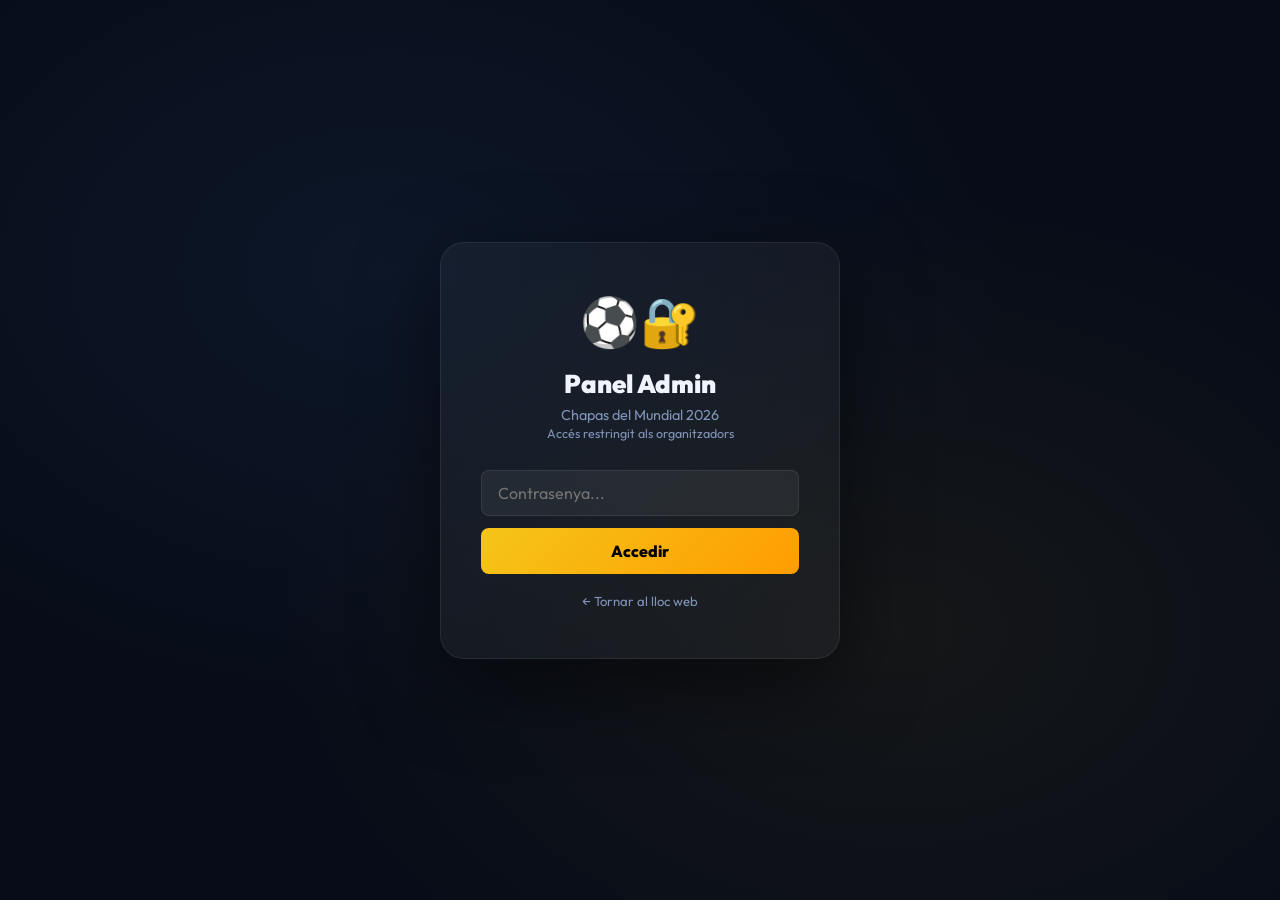
<file: admin.html>
<!DOCTYPE html>
<html lang="ca">
<head>
  <meta charset="UTF-8" />
  <meta name="viewport" content="width=device-width, initial-scale=1.0" />
  <title>🔐 Panel d'Administrador – Chapas 2026</title>
  <link rel="preconnect" href="https://fonts.googleapis.com" />
  <link href="https://fonts.googleapis.com/css2?family=Outfit:wght@400;600;700;800;900&display=swap" rel="stylesheet" />
  <script src="firebase-config.js"></script>
  <script src="db.js"></script>
  <style>
    :root {
      --dark: #070c18;
      --dark2: #0d1524;
      --surface: #1a2540;
      --border: rgba(255,255,255,0.08);
      --text: #f0f4ff;
      --muted: #8094b8;
      --gold: #f5c518;
      --blue: #60a5fa;
      --green: #4ade80;
      --orange: #fb923c;
      --red: #f87171;
      --radius: 14px;
      --radius-sm: 8px;
      --transition: 180ms ease;
    }
    *, *::before, *::after { box-sizing: border-box; margin: 0; padding: 0; }
    body { font-family: 'Outfit', sans-serif; background: var(--dark); color: var(--text); min-height: 100vh; -webkit-font-smoothing: antialiased; }
    button { font-family: 'Outfit', sans-serif; cursor: pointer; }

    /* ── LOGIN ── */
    #loginScreen {
      min-height: 100vh;
      display: flex;
      align-items: center;
      justify-content: center;
      padding: 20px;
      background: radial-gradient(ellipse at 30% 30%, rgba(96,165,250,0.07), transparent 50%),
                  radial-gradient(ellipse at 70% 70%, rgba(245,197,24,0.06), transparent 50%);
    }
    .login-card {
      background: rgba(255,255,255,0.04);
      border: 1px solid var(--border);
      border-radius: 24px;
      padding: 48px 40px;
      max-width: 400px;
      width: 100%;
      text-align: center;
      box-shadow: 0 24px 80px rgba(0,0,0,0.5);
    }
    .login-icon { font-size: 3rem; margin-bottom: 16px; }
    .login-title { font-size: 1.6rem; font-weight: 900; margin-bottom: 6px; }
    .login-subtitle { font-size: 0.9rem; color: var(--muted); margin-bottom: 28px; }
    .login-field { margin-bottom: 12px; }
    .login-field input {
      width: 100%;
      padding: 12px 16px;
      background: rgba(255,255,255,0.06);
      border: 1px solid var(--border);
      border-radius: var(--radius-sm);
      color: var(--text);
      font-family: inherit;
      font-size: 1rem;
      outline: none;
      transition: border-color var(--transition);
    }
    .login-field input:focus { border-color: var(--gold); }
    .login-btn {
      width: 100%;
      padding: 13px;
      background: linear-gradient(135deg, #f5c518, #ff9d00);
      border: none;
      border-radius: var(--radius-sm);
      font-size: 1rem;
      font-weight: 800;
      color: #000;
      transition: all var(--transition);
      margin-bottom: 16px;
    }
    .login-btn:hover { transform: translateY(-2px); box-shadow: 0 8px 24px rgba(245,197,24,0.35); }
    .login-error { color: var(--red); font-size: 0.85rem; margin-bottom: 12px; display: none; }
    .login-back { color: var(--muted); text-decoration: none; font-size: 0.82rem; }
    .login-back:hover { color: var(--text); }

    /* ── DASHBOARD ── */
    #dashboard { display: none; flex-direction: column; min-height: 100vh; }

    /* Top bar */
    .admin-topbar {
      background: #0a101e;
      border-bottom: 1px solid var(--border);
      padding: 0 20px;
      display: flex;
      align-items: center;
      gap: 0;
      flex-wrap: wrap;
      min-height: 56px;
    }
    .admin-brand { font-weight: 900; font-size: 0.95rem; padding: 16px 20px 16px 0; border-right: 1px solid var(--border); margin-right: 20px; color: var(--gold); white-space: nowrap; }
    .admin-tabs { display: flex; gap: 2px; flex: 1; flex-wrap: wrap; }
    .tab-btn {
      padding: 8px 16px;
      background: none;
      border: none;
      color: var(--muted);
      font-size: 0.85rem;
      font-weight: 700;
      border-radius: var(--radius-sm);
      transition: all var(--transition);
    }
    .tab-btn:hover { color: var(--text); background: rgba(255,255,255,0.05); }
    .tab-btn.active { color: var(--gold); background: rgba(245,197,24,0.1); }
    .admin-actions { display: flex; gap: 8px; margin-left: auto; padding: 8px 0; }
    .hd-link {
      padding: 6px 12px;
      border-radius: 99px;
      font-size: 0.78rem;
      font-weight: 700;
      text-decoration: none;
      border: 1px solid var(--border);
      background: rgba(255,255,255,0.04);
      color: var(--muted);
      transition: all var(--transition);
    }
    .hd-link:hover { color: var(--text); border-color: rgba(255,255,255,0.2); }
    .logout-btn {
      padding: 6px 12px;
      background: rgba(248,113,113,0.1);
      border: 1px solid rgba(248,113,113,0.25);
      border-radius: 99px;
      color: var(--red);
      font-size: 0.78rem;
      font-weight: 700;
      transition: all var(--transition);
    }
    .logout-btn:hover { background: rgba(248,113,113,0.2); }

    /* Content area */
    .admin-content { flex: 1; max-width: 1100px; margin: 0 auto; padding: 28px 16px 60px; width: 100%; }
    .tab-panel { display: none; }
    .tab-panel.active { display: block; }

    /* Stats row */
    .stats-row { display: grid; grid-template-columns: repeat(auto-fit, minmax(130px, 1fr)); gap: 10px; margin-bottom: 24px; }
    .stat-mini { background: rgba(255,255,255,0.04); border: 1px solid var(--border); border-radius: var(--radius-sm); padding: 14px; text-align: center; }
    .stat-mini-val { font-size: 1.8rem; font-weight: 900; color: var(--gold); }
    .stat-mini-lbl { font-size: 0.72rem; color: var(--muted); text-transform: uppercase; letter-spacing: 0.07em; }

    /* Panel title */
    .panel-title { font-size: 1rem; font-weight: 800; margin-bottom: 16px; display: flex; align-items: center; gap: 8px; }

    /* Match management */
    .match-admin-list { display: flex; flex-direction: column; gap: 8px; }
    .match-admin-card {
      background: rgba(255,255,255,0.03);
      border: 1px solid var(--border);
      border-radius: var(--radius-sm);
      padding: 12px 16px;
      display: grid;
      grid-template-columns: 1fr auto 1fr auto;
      align-items: center;
      gap: 12px;
    }
    .mac-team { display: flex; align-items: center; gap: 6px; font-weight: 700; font-size: 0.88rem; }
    .mac-team.right { flex-direction: row-reverse; }
    .mac-flag { font-size: 1.2rem; }
    .mac-score { font-size: 1.3rem; font-weight: 900; text-align: center; color: var(--text); min-width: 70px; }
    .mac-score.draw { color: var(--muted); }
    .mac-actions { display: flex; gap: 6px; }
    .btn-edit, .btn-del {
      padding: 5px 10px;
      border-radius: 6px;
      font-size: 0.78rem;
      font-weight: 700;
      border: none;
      transition: all var(--transition);
    }
    .btn-edit { background: rgba(96,165,250,0.12); color: var(--blue); border: 1px solid rgba(96,165,250,0.25); }
    .btn-edit:hover { background: rgba(96,165,250,0.22); }
    .btn-del { background: rgba(248,113,113,0.1); color: var(--red); border: 1px solid rgba(248,113,113,0.25); }
    .btn-del:hover { background: rgba(248,113,113,0.2); }

    /* Teams management */
    .teams-admin-grid { display: grid; grid-template-columns: repeat(auto-fill, minmax(200px, 1fr)); gap: 8px; }
    .team-admin-card {
      background: rgba(255,255,255,0.03);
      border: 1px solid var(--border);
      border-radius: var(--radius-sm);
      padding: 12px 14px;
      display: flex;
      align-items: center;
      justify-content: space-between;
      gap: 8px;
    }
    .team-admin-info { display: flex; align-items: center; gap: 8px; font-weight: 700; font-size: 0.88rem; }
    .tam-flag { font-size: 1.3rem; }
    .team-status-played { font-size: 0.68rem; font-weight: 700; color: var(--orange); background: rgba(251,146,60,0.1); border: 1px solid rgba(251,146,60,0.25); border-radius: 99px; padding: 2px 7px; }
    .team-status-free { font-size: 0.68rem; font-weight: 700; color: var(--green); background: rgba(74,222,128,0.1); border: 1px solid rgba(74,222,128,0.25); border-radius: 99px; padding: 2px 7px; }
    .btn-reset-team {
      padding: 4px 10px;
      background: rgba(74,222,128,0.08);
      color: var(--green);
      border: 1px solid rgba(74,222,128,0.25);
      border-radius: 6px;
      font-size: 0.72rem;
      font-weight: 700;
      transition: all var(--transition);
      white-space: nowrap;
    }
    .btn-reset-team:hover { background: rgba(74,222,128,0.18); }

    /* Config / Danger zone */
    .danger-zone {
      background: rgba(248,113,113,0.04);
      border: 1px solid rgba(248,113,113,0.2);
      border-radius: var(--radius);
      padding: 24px;
      margin-bottom: 20px;
    }
    .danger-title { font-size: 0.95rem; font-weight: 800; color: var(--red); margin-bottom: 12px; }
    .danger-action { display: flex; align-items: center; justify-content: space-between; gap: 12px; padding: 12px 0; border-bottom: 1px solid rgba(248,113,113,0.08); flex-wrap: wrap; }
    .danger-action:last-child { border-bottom: none; padding-bottom: 0; }
    .danger-action-info h4 { font-size: 0.9rem; font-weight: 700; margin-bottom: 3px; }
    .danger-action-info p { font-size: 0.8rem; color: var(--muted); }
    .btn-danger {
      padding: 8px 16px;
      background: rgba(248,113,113,0.12);
      color: var(--red);
      border: 1px solid rgba(248,113,113,0.3);
      border-radius: var(--radius-sm);
      font-size: 0.82rem;
      font-weight: 700;
      transition: all var(--transition);
      white-space: nowrap;
    }
    .btn-danger:hover { background: rgba(248,113,113,0.25); }

    /* Standings table (same as tournament.html) */
    .table-wrap { background: rgba(255,255,255,0.03); border: 1px solid var(--border); border-radius: var(--radius); overflow: hidden; }
    table { width: 100%; border-collapse: collapse; font-size: 0.85rem; }
    thead th { padding: 9px 11px; text-align: center; font-size: 0.7rem; text-transform: uppercase; letter-spacing: 0.08em; color: var(--muted); background: rgba(255,255,255,0.03); border-bottom: 1px solid var(--border); font-weight: 700; }
    thead th:first-child, thead th:nth-child(2) { text-align: left; }
    tbody tr { border-bottom: 1px solid rgba(255,255,255,0.04); }
    tbody tr:last-child { border-bottom: none; }
    td { padding: 9px 11px; text-align: center; color: var(--muted); }
    td:first-child { font-weight: 800; width: 32px; }
    td:nth-child(2) { text-align: left; }
    .team-cell { display: flex; align-items: center; gap: 7px; }
    .pts-bold { font-weight: 900; color: var(--text); }

    /* Modal overlay */
    .modal-overlay {
      position: fixed; inset: 0; background: rgba(0,0,0,0.8); display: none;
      align-items: center; justify-content: center; z-index: 1000; padding: 20px;
    }
    .modal-overlay.open { display: flex; }
    .modal-box {
      background: #0f1a2e;
      border: 1px solid var(--border);
      border-radius: 20px;
      padding: 32px 28px;
      max-width: 440px;
      width: 100%;
      box-shadow: 0 24px 80px rgba(0,0,0,0.6);
    }
    .modal-title { font-size: 1.1rem; font-weight: 900; margin-bottom: 20px; }
    .modal-grid { display: grid; grid-template-columns: 1fr auto 1fr; gap: 12px; align-items: center; margin-bottom: 20px; }
    .modal-team { text-align: center; }
    .modal-team-flag { font-size: 2rem; }
    .modal-team-name { font-size: 0.85rem; font-weight: 700; margin-top: 4px; }
    .modal-vs { font-size: 1rem; font-weight: 900; color: var(--muted); text-align: center; }
    .score-inputs { display: flex; align-items: center; gap: 10px; justify-content: center; margin-bottom: 20px; }
    .score-input {
      width: 60px; height: 60px;
      background: rgba(255,255,255,0.08);
      border: 2px solid var(--border);
      border-radius: 12px;
      color: var(--text);
      font-family: 'Outfit', sans-serif;
      font-size: 1.8rem;
      font-weight: 900;
      text-align: center;
      outline: none;
      transition: border-color var(--transition);
    }
    .score-input:focus { border-color: var(--gold); }
    .score-sep { font-size: 1.5rem; font-weight: 900; color: var(--muted); }
    .modal-btns { display: flex; gap: 10px; justify-content: flex-end; }
    .btn-cancel { padding: 10px 20px; background: rgba(255,255,255,0.05); border: 1px solid var(--border); border-radius: var(--radius-sm); color: var(--muted); font-weight: 700; font-size: 0.9rem; transition: all var(--transition); }
    .btn-cancel:hover { border-color: rgba(255,255,255,0.2); color: var(--text); }
    .btn-save { padding: 10px 20px; background: linear-gradient(135deg,#f5c518,#ff9d00); border: none; border-radius: var(--radius-sm); color: #000; font-weight: 800; font-size: 0.9rem; transition: all var(--transition); }
    .btn-save:hover { transform: translateY(-1px); box-shadow: 0 6px 18px rgba(245,197,24,0.35); }

    /* Toast */
    .toast { position: fixed; bottom: 24px; right: 24px; background: #1a2540; border: 1px solid var(--border); border-radius: 12px; padding: 14px 20px; font-size: 0.88rem; font-weight: 700; color: var(--text); box-shadow: 0 8px 24px rgba(0,0,0,0.4); transform: translateY(100px); opacity: 0; transition: all 0.3s ease; z-index: 2000; }
    .toast.show { transform: translateY(0); opacity: 1; }
    .toast.success { border-color: rgba(74,222,128,0.4); color: var(--green); }
    .toast.error { border-color: rgba(248,113,113,0.4); color: var(--red); }

    /* Empty state */
    .empty-state { text-align: center; padding: 48px 20px; color: var(--muted); }
    .empty-icon { font-size: 2.5rem; margin-bottom: 10px; }
    .empty-text { font-size: 0.95rem; }

    /* Add match form */
    .add-match-form {
      background: rgba(255,255,255,0.03);
      border: 1px solid var(--border);
      border-radius: var(--radius);
      padding: 20px;
      margin-bottom: 20px;
    }
    .aform-title { font-size: 0.88rem; font-weight: 800; color: var(--muted); text-transform: uppercase; letter-spacing: 0.08em; margin-bottom: 14px; }
    .aform-row { display: flex; gap: 10px; align-items: center; flex-wrap: wrap; }
    .aform-select {
      flex: 1; min-width: 140px;
      padding: 10px 12px;
      background: rgba(255,255,255,0.06);
      border: 1px solid var(--border);
      border-radius: var(--radius-sm);
      color: var(--text);
      font-family: 'Outfit', sans-serif;
      font-size: 0.88rem;
      outline: none;
      transition: border-color var(--transition);
    }
    .aform-select:focus { border-color: var(--gold); }
    .aform-score { width: 52px; padding: 10px 8px; background: rgba(255,255,255,0.06); border: 1px solid var(--border); border-radius: var(--radius-sm); color: var(--text); font-family: 'Outfit',sans-serif; font-size: 1rem; font-weight: 900; text-align: center; outline: none; }
    .aform-sep { font-weight: 900; color: var(--muted); }
    .btn-add-match { padding: 10px 18px; background: linear-gradient(135deg,#f5c518,#ff9d00); border: none; border-radius: var(--radius-sm); color: #000; font-weight: 800; font-size: 0.88rem; transition: all var(--transition); white-space: nowrap; }
    .btn-add-match:hover { transform: translateY(-1px); box-shadow: 0 4px 14px rgba(245,197,24,0.3); }

    @media (max-width: 600px) {
      .match-admin-card { grid-template-columns: 1fr; }
      .mac-team.right { flex-direction: row; }
      .admin-topbar { flex-wrap: wrap; }
    }
  </style>
</head>
<body>

<!-- ── LOGIN SCREEN ── -->
<div id="loginScreen">
  <div class="login-card">
    <div class="login-icon">⚽🔐</div>
    <h1 class="login-title">Panel Admin</h1>
    <p class="login-subtitle">Chapas del Mundial 2026<br><small style="color:#8094b8;font-size:0.78rem">Accés restringit als organitzadors</small></p>
    <div class="login-field">
      <input type="password" id="pwInput" placeholder="Contrasenya..." autocomplete="current-password" />
    </div>
    <p class="login-error" id="loginError">❌ Contrasenya incorrecta</p>
    <button class="login-btn" id="loginBtn">Accedir</button>
    <br>
    <a href="index.html" class="login-back">← Tornar al lloc web</a>
  </div>
</div>

<!-- ── DASHBOARD ── -->
<div id="dashboard">
  <div class="admin-topbar">
    <div class="admin-brand">🔐 Admin Chapas 2026</div>
    <div class="admin-tabs">
      <button class="tab-btn active" data-tab="partits">📋 Partits</button>
      <button class="tab-btn" data-tab="classificacio">🏆 Classificació</button>
      <button class="tab-btn" data-tab="equips">👥 Equips</button>
      <button class="tab-btn" data-tab="config">⚙️ Configuració</button>
    </div>
    <div class="admin-actions">
      <a href="tournament.html" class="hd-link">🏆 Pública</a>
      <a href="game.html" class="hd-link">⚽ Joc</a>
      <button class="logout-btn" id="logoutBtn">Tancar sessió</button>
    </div>
  </div>

  <div class="admin-content">

    <!-- ── TAB: PARTITS ── -->
    <div class="tab-panel active" id="tab-partits">
      <div class="stats-row" id="statsRow"></div>

      <!-- Add manual match -->
      <div class="add-match-form">
        <div class="aform-title">➕ Afegir Resultat Manualment</div>
        <div class="aform-row">
          <select class="aform-select" id="addTeam1"></select>
          <input type="number" class="aform-score" id="addScore1" value="0" min="0" max="99" />
          <span class="aform-sep">–</span>
          <input type="number" class="aform-score" id="addScore2" value="0" min="0" max="99" />
          <select class="aform-select" id="addTeam2"></select>
          <button class="btn-add-match" id="addMatchBtn">✅ Afegir</button>
        </div>
      </div>

      <div class="panel-title">📋 Partits Jugats</div>
      <div id="matchAdminList"></div>
    </div>

    <!-- ── TAB: CLASSIFICACIÓ ── -->
    <div class="tab-panel" id="tab-classificacio">
      <div class="panel-title">🏆 Taula de Classificació</div>
      <div class="table-wrap" id="adminStandingsWrap">
        <div class="empty-state"><div class="empty-icon">📋</div><div class="empty-text">Encara no hi ha dades</div></div>
      </div>
    </div>

    <!-- ── TAB: EQUIPS ── -->
    <div class="tab-panel" id="tab-equips">
      <div class="panel-title">👥 Gestió d'Equips <span style="font-size:0.8rem;color:var(--muted);font-weight:400">— Reinicia l'estat "jugat" d'un equip perquè pugui tornar a participar</span></div>
      <div style="margin-bottom:12px;display:flex;gap:8px;flex-wrap:wrap">
        <button class="btn-reset-team" id="resetAllTeamsBtn" style="background:rgba(96,165,250,0.1);color:var(--blue);border-color:rgba(96,165,250,0.25)">🔄 Reiniciar tots els equips</button>
      </div>
      <div class="teams-admin-grid" id="teamsAdminGrid"></div>
    </div>

    <!-- ── TAB: CONFIG ── -->
    <div class="tab-panel" id="tab-config">
      <div class="panel-title">⚙️ Configuració del Torneig</div>

      <div class="danger-zone">
        <div class="danger-title">⚠️ Zona Perillosa</div>
        <div class="danger-action">
          <div class="danger-action-info">
            <h4>Reiniciar equips jugats</h4>
            <p>Permet que tots els equips puguin tornar a ser seleccionats.</p>
          </div>
          <button class="btn-danger" id="cfgResetTeams">🔄 Reiniciar equips</button>
        </div>
        <div class="danger-action">
          <div class="danger-action-info">
            <h4>Esborrar tots els partits</h4>
            <p>Esborra l'historial de partits però manté els equips jugats.</p>
          </div>
          <button class="btn-danger" id="cfgClearMatches">🗑️ Esborrar partits</button>
        </div>
        <div class="danger-action">
          <div class="danger-action-info">
            <h4>Reiniciar tot el torneig</h4>
            <p>Esborra partits i reinicia tots els equips. Comença de zero.</p>
          </div>
          <button class="btn-danger" id="cfgResetAll">💥 Reiniciar tot</button>
        </div>
      </div>

      <div style="background:rgba(96,165,250,0.06);border:1px solid rgba(96,165,250,0.2);border-radius:var(--radius);padding:20px">
        <h4 style="color:var(--blue);margin-bottom:8px">ℹ️ Informació del sistema</h4>
        <p style="font-size:0.85rem;color:var(--muted);line-height:1.7">
          Les dades s'emmagatzemen al <strong style="color:var(--text)">localStorage</strong> del navegador.<br>
          Contrasenya admin: <strong style="color:var(--gold)">admin2026</strong><br>
          La classificació pública es pot veure a <a href="tournament.html" style="color:var(--blue)">tournament.html</a>
        </p>
      </div>
    </div>

  </div><!-- /admin-content -->
</div><!-- /dashboard -->

<!-- ── EDIT MODAL ── -->
<div class="modal-overlay" id="editModal">
  <div class="modal-box">
    <h3 class="modal-title">✏️ Editar Resultat</h3>
    <div class="modal-grid">
      <div class="modal-team">
        <div class="modal-team-flag" id="modalFlag1"></div>
        <div class="modal-team-name" id="modalName1"></div>
      </div>
      <div class="modal-vs">VS</div>
      <div class="modal-team">
        <div class="modal-team-flag" id="modalFlag2"></div>
        <div class="modal-team-name" id="modalName2"></div>
      </div>
    </div>
    <div class="score-inputs">
      <input type="number" class="score-input" id="editScore1" min="0" max="99" />
      <span class="score-sep">–</span>
      <input type="number" class="score-input" id="editScore2" min="0" max="99" />
    </div>
    <div class="modal-btns">
      <button class="btn-cancel" id="editCancel">Cancel·lar</button>
      <button class="btn-save" id="editSave">💾 Guardar</button>
    </div>
  </div>
</div>

<!-- ── TOAST ── -->
<div class="toast" id="toast"></div>

<script>
  // ── AUTH ──────────────────────────────────────────────────────
  const PASS = 'admin2026';

  let editingKey = null;

  // Auth check on load
  if (sessionStorage.getItem('adminAuth') === '1') showDashboard();

  document.getElementById('loginBtn').onclick = doLogin;
  document.getElementById('pwInput').addEventListener('keydown', e => { if (e.key === 'Enter') doLogin(); });

  function doLogin() {
    if (document.getElementById('pwInput').value === PASS) {
      sessionStorage.setItem('adminAuth', '1');
      showDashboard();
    } else {
      document.getElementById('loginError').style.display = 'block';
      document.getElementById('pwInput').value = '';
      document.getElementById('pwInput').focus();
    }
  }

  function showDashboard() {
    document.getElementById('loginScreen').style.display = 'none';
    document.getElementById('dashboard').style.display = 'flex';
    renderAll();
  }

  document.getElementById('logoutBtn').onclick = () => {
    sessionStorage.removeItem('adminAuth'); location.reload();
  };

  // ── TABS ──────────────────────────────────────────────────────
  document.querySelectorAll('.tab-btn').forEach(btn => {
    btn.onclick = () => {
      document.querySelectorAll('.tab-btn').forEach(b => b.classList.remove('active'));
      document.querySelectorAll('.tab-panel').forEach(p => p.classList.remove('active'));
      btn.classList.add('active');
      document.getElementById('tab-' + btn.dataset.tab).classList.add('active');
      renderAll();
    };
  });

  // ── DATA ──────────────────────────────────────────────────────
  async function getMatches() {
    try { if (window.DB) return await DB.getMatches(); } catch {}
    try { return JSON.parse(localStorage.getItem('porraMatches') || '[]'); } catch { return []; }
  }
  async function getPlayed() {
    try { if (window.DB) return await DB.getPlayedTeams(); } catch {}
    try { return JSON.parse(localStorage.getItem('porraPlayedTeams') || '[]'); } catch { return []; }
  }

  const ALL_TEAMS = [
    { name: 'Brasil',        abbr: 'BRA', flag: '🇧🇷' },
    { name: 'Argentina',     abbr: 'ARG', flag: '🇦🇷' },
    { name: 'Espanya',       abbr: 'ESP', flag: '🇪🇸' },
    { name: 'França',        abbr: 'FRA', flag: '🇫🇷' },
    { name: 'Alemanya',      abbr: 'GER', flag: '🇩🇪' },
    { name: 'Anglaterra',    abbr: 'ENG', flag: '🏴󠁧󠁢󠁥󠁮󠁧󠁿' },
    { name: 'Portugal',      abbr: 'POR', flag: '🇵🇹' },
    { name: 'P. Baixos',     abbr: 'NED', flag: '🇳🇱' },
    { name: 'Itàlia',        abbr: 'ITA', flag: '🇮🇹' },
    { name: 'Japó',          abbr: 'JPN', flag: '🇯🇵' },
    { name: 'USA',           abbr: 'USA', flag: '🇺🇸' },
    { name: 'Mèxic',         abbr: 'MEX', flag: '🇲🇽' },
    { name: 'Marroc',        abbr: 'MAR', flag: '🇲🇦' },
    { name: 'Senegal',       abbr: 'SEN', flag: '🇸🇳' },
    { name: 'Colòmbia',      abbr: 'COL', flag: '🇨🇴' },
    { name: 'Uruguai',       abbr: 'URU', flag: '🇺🇾' },
    { name: 'Croàcia',       abbr: 'CRO', flag: '🇭🇷' },
    { name: 'Bèlgica',       abbr: 'BEL', flag: '🇧🇪' },
    { name: 'Equador',       abbr: 'ECU', flag: '🇪🇨' },
    { name: 'Ghana',         abbr: 'GHA', flag: '🇬🇭' },
  ];

  // ── RENDER ALL ────────────────────────────────────────────────
  async function renderAll() {
    const onlineEl = document.querySelector('.admin-brand');
    if (onlineEl) onlineEl.title = window.ONLINE_MODE ? '🌐 Firebase Online' : '💾 localStorage Local';
    await renderStats();
    await renderMatchList();
    await renderStandings();
    await renderTeams();
    populateAddForm();
  }

  // ── STATS ─────────────────────────────────────────────────────
  async function renderStats() {
    const matches = await getMatches();
    const played  = await getPlayed();
    const goals = matches.reduce((s, m) => s + m.score1 + m.score2, 0);
    document.getElementById('statsRow').innerHTML = `
      <div class="stat-mini"><div class="stat-mini-val">${matches.length}</div><div class="stat-mini-lbl">Partits</div></div>
      <div class="stat-mini"><div class="stat-mini-val">${played.length}</div><div class="stat-mini-lbl">Equips Jugats</div></div>
      <div class="stat-mini"><div class="stat-mini-val">${ALL_TEAMS.length - played.length}</div><div class="stat-mini-lbl">Disponibles</div></div>
      <div class="stat-mini"><div class="stat-mini-val">${goals}</div><div class="stat-mini-lbl">Gols Totals</div></div>
      <div class="stat-mini"><div class="stat-mini-val" style="color:${window.ONLINE_MODE?'#4ade80':'#fb923c'}">${window.ONLINE_MODE ? '🌐' : '💾'}</div><div class="stat-mini-lbl">${window.ONLINE_MODE ? 'Firebase Online' : 'Mode Local'}</div></div>
    `;
  }

  // ── MATCH LIST ────────────────────────────────────────────────
  async function renderMatchList() {
    const matches = await getMatches();
    const el = document.getElementById('matchAdminList');
    if (matches.length === 0) {
      el.innerHTML = '<div class="empty-state"><div class="empty-icon">⚽</div><div class="empty-text">No hi ha partits registrats</div></div>';
      return;
    }
    const reversed = [...matches].reverse();
    el.innerHTML = '<div class="match-admin-list">' + reversed.map(m => {
      const isW1 = m.winner === 'team1', isW2 = m.winner === 'team2';
      const d = new Date(m.date);
      const dateStr = d.toLocaleDateString('ca-ES', { day:'2-digit', month:'2-digit', hour:'2-digit', minute:'2-digit' });
      const key = m._key || m.id;
      return `<div class="match-admin-card">
        <div class="mac-team ${isW1 ? '' : 'mac-loser'}">
          <span class="mac-flag">${m.team1.flag}</span>
          <span>${m.team1.name}</span>
          ${isW1 ? '<span style="color:var(--gold);font-size:0.8rem">🏆</span>' : ''}
        </div>
        <div class="mac-score ${m.winner === 'draw' ? 'draw' : ''}">${m.score1} – ${m.score2}<br><span style="font-size:0.65rem;color:var(--muted);font-weight:400">${dateStr}</span></div>
        <div class="mac-team right ${isW2 ? '' : 'mac-loser'}">
          ${isW2 ? '<span style="color:var(--gold);font-size:0.8rem">🏆</span>' : ''}
          <span>${m.team2.name}</span>
          <span class="mac-flag">${m.team2.flag}</span>
        </div>
        <div class="mac-actions">
          <button class="btn-edit" onclick="openEdit('${key}')">✏️</button>
          <button class="btn-del" onclick="deleteMatch('${key}')">🗑️</button>
        </div>
      </div>`;
    }).join('') + '</div>';
  }

  // ── STANDINGS ─────────────────────────────────────────────────
  function calcStandings(matches) {
    const map = {};
    for (const m of matches) {
      [m.team1, m.team2].forEach((t, idx) => {
        if (!map[t.name]) map[t.name] = { team: t, p: 0, w: 0, d: 0, l: 0, gf: 0, ga: 0 };
        const s = map[t.name];
        s.p++; s.gf += idx === 0 ? m.score1 : m.score2; s.ga += idx === 0 ? m.score2 : m.score1;
      });
      if (m.winner === 'team1') { map[m.team1.name].w++; map[m.team2.name].l++; }
      else if (m.winner === 'team2') { map[m.team2.name].w++; map[m.team1.name].l++; }
      else { map[m.team1.name].d++; map[m.team2.name].d++; }
    }
    return Object.values(map).sort((a, b) => {
      const pts = (b.w * 3 + b.d) - (a.w * 3 + a.d);
      if (pts !== 0) return pts;
      return (b.gf - b.ga) - (a.gf - a.ga);
    });
  }

  async function renderStandings() {
    const matches = await getMatches();
    const standings = calcStandings(matches);
    const el = document.getElementById('adminStandingsWrap');
    if (standings.length === 0) {
      el.innerHTML = '<div class="empty-state"><div class="empty-icon">📋</div><div class="empty-text">Sense dades</div></div>';
      return;
    }
    el.innerHTML = `<table><thead><tr>
      <th>#</th><th>Equip</th><th>PJ</th><th>PG</th><th>PE</th><th>PP</th><th>GF</th><th>GC</th><th>DG</th><th>PTS</th>
    </tr></thead><tbody>
    ${standings.map((s, i) => {
      const pts = s.w * 3 + s.d;
      const gd = s.gf - s.ga;
      return `<tr><td>${i+1}</td>
        <td><div class="team-cell"><span>${s.team.flag}</span><span>${s.team.name}</span></div></td>
        <td>${s.p}</td><td>${s.w}</td><td>${s.d}</td><td>${s.l}</td>
        <td>${s.gf}</td><td>${s.ga}</td>
        <td style="color:${gd>0?'var(--green)':gd<0?'var(--red)':'inherit'}">${gd>0?'+':''}${gd}</td>
        <td class="pts-bold">${pts}</td>
      </tr>`;
    }).join('')}
    </tbody></table>`;
  }

  // ── TEAMS GRID ────────────────────────────────────────────────
  async function renderTeams() {
    const played = await getPlayed();
    const el = document.getElementById('teamsAdminGrid');
    el.innerHTML = ALL_TEAMS.map(t => {
      const hasPlayed = played.includes(t.name);
      return `<div class="team-admin-card">
        <div class="team-admin-info">
          <span class="tam-flag">${t.flag}</span>
          <span>${t.name}</span>
        </div>
        <div style="display:flex;flex-direction:column;align-items:flex-end;gap:4px">
          <span class="${hasPlayed ? 'team-status-played' : 'team-status-free'}">${hasPlayed ? 'Jugat' : 'Disponible'}</span>
          ${hasPlayed ? `<button class="btn-reset-team" onclick="resetTeam('${t.name}')">Reiniciar</button>` : ''}
        </div>
      </div>`;
    }).join('');
  }

  // ── ADD MATCH FORM ────────────────────────────────────────────
  function populateAddForm() {
    ['addTeam1', 'addTeam2'].forEach((id, idx) => {
      const sel = document.getElementById(id);
      const prev = sel.value;
      sel.innerHTML = ALL_TEAMS.map(t => `<option value="${t.name}">${t.flag} ${t.name}</option>`).join('');
      if (prev) sel.value = prev;
      else if (idx === 1) sel.value = ALL_TEAMS[1].name;
    });
  }

  document.getElementById('addMatchBtn').onclick = async () => {
    const t1Name = document.getElementById('addTeam1').value;
    const t2Name = document.getElementById('addTeam2').value;
    const s1 = parseInt(document.getElementById('addScore1').value) || 0;
    const s2 = parseInt(document.getElementById('addScore2').value) || 0;
    if (t1Name === t2Name) { showToast('Selecciona equips diferents!', 'error'); return; }

    const t1 = ALL_TEAMS.find(t => t.name === t1Name);
    const t2 = ALL_TEAMS.find(t => t.name === t2Name);
    const matchData = {
      id: Date.now(),
      date: new Date().toISOString(),
      team1: { name: t1.name, flag: t1.flag, abbr: t1.abbr },
      team2: { name: t2.name, flag: t2.flag, abbr: t2.abbr },
      score1: s1, score2: s2,
      winner: s1 > s2 ? 'team1' : s2 > s1 ? 'team2' : 'draw'
    };
    try {
      if (window.DB) {
        await DB.addMatch(matchData);
        await DB.markTeamsPlayed([t1.name, t2.name]);
      } else {
        const ms = JSON.parse(localStorage.getItem('porraMatches') || '[]');
        ms.push(matchData); localStorage.setItem('porraMatches', JSON.stringify(ms));
        const pl = JSON.parse(localStorage.getItem('porraPlayedTeams') || '[]');
        [t1.name, t2.name].forEach(n => { if (!pl.includes(n)) pl.push(n); });
        localStorage.setItem('porraPlayedTeams', JSON.stringify(pl));
      }
      document.getElementById('addScore1').value = 0;
      document.getElementById('addScore2').value = 0;
      await renderAll();
      showToast('✅ Partit afegit!', 'success');
    } catch (e) { showToast('❌ Error: ' + e.message, 'error'); }
  };

  // ── EDIT ─────────────────────────────────────────────────────
  async function openEdit(key) {
    const matches = await getMatches();
    const m = matches.find(x => (x._key || x.id) == key);
    if (!m) return;
    editingKey = key;
    document.getElementById('modalFlag1').textContent = m.team1.flag;
    document.getElementById('modalName1').textContent = m.team1.name;
    document.getElementById('modalFlag2').textContent = m.team2.flag;
    document.getElementById('modalName2').textContent = m.team2.name;
    document.getElementById('editScore1').value = m.score1;
    document.getElementById('editScore2').value = m.score2;
    document.getElementById('editModal').classList.add('open');
  }

  document.getElementById('editCancel').onclick = () => document.getElementById('editModal').classList.remove('open');
  document.getElementById('editModal').onclick = e => { if (e.target === document.getElementById('editModal')) document.getElementById('editModal').classList.remove('open'); };

  document.getElementById('editSave').onclick = async () => {
    const s1 = parseInt(document.getElementById('editScore1').value) || 0;
    const s2 = parseInt(document.getElementById('editScore2').value) || 0;
    const newData = { score1: s1, score2: s2, winner: s1 > s2 ? 'team1' : s2 > s1 ? 'team2' : 'draw' };
    try {
      if (window.DB) { await DB.updateMatch(editingKey, newData); }
      else {
        const ms = JSON.parse(localStorage.getItem('porraMatches') || '[]');
        const idx = ms.findIndex(m => (m._key || m.id) == editingKey);
        if (idx !== -1) { ms[idx] = { ...ms[idx], ...newData }; localStorage.setItem('porraMatches', JSON.stringify(ms)); }
      }
      document.getElementById('editModal').classList.remove('open');
      await renderAll();
      showToast('✅ Resultat actualitzat!', 'success');
    } catch (e) { showToast('❌ Error: ' + e.message, 'error'); }
  };

  // ── DELETE ────────────────────────────────────────────────────
  async function deleteMatch(key) {
    if (!confirm('Segur que vols esborrar aquest partit?')) return;
    try {
      if (window.DB) { await DB.deleteMatch(key); }
      else {
        const ms = JSON.parse(localStorage.getItem('porraMatches') || '[]').filter(m => (m._key || m.id) != key);
        localStorage.setItem('porraMatches', JSON.stringify(ms));
        const names = new Set(); ms.forEach(m => { names.add(m.team1.name); names.add(m.team2.name); });
        localStorage.setItem('porraPlayedTeams', JSON.stringify([...names]));
      }
      await renderAll();
      showToast('🗑️ Partit esborrat', 'success');
    } catch (e) { showToast('❌ Error: ' + e.message, 'error'); }
  }

  // ── TEAM RESET ────────────────────────────────────────────────
  async function resetTeam(name) {
    try {
      if (window.DB) await DB.resetTeam(name);
      else {
        const pl = JSON.parse(localStorage.getItem('porraPlayedTeams') || '[]').filter(n => n !== name);
        localStorage.setItem('porraPlayedTeams', JSON.stringify(pl));
      }
      await renderAll(); showToast(`🔄 ${name} pot tornar a jugar`, 'success');
    } catch (e) { showToast('❌ Error: ' + e.message, 'error'); }
  }

  document.getElementById('resetAllTeamsBtn').onclick = async () => {
    if (!confirm('Reiniciar TOTS els equips?')) return;
    try {
      if (window.DB) await DB.resetAllTeams();
      else localStorage.setItem('porraPlayedTeams', '[]');
      await renderAll(); showToast('🔄 Tots els equips reiniciats', 'success');
    } catch (e) { showToast('❌ Error: ' + e.message, 'error'); }
  };

  // ── CONFIG ACTIONS ────────────────────────────────────────────
  document.getElementById('cfgResetTeams').onclick = async () => {
    if (!confirm('Reiniciar tots els equips jugats?')) return;
    try {
      if (window.DB) await DB.resetAllTeams(); else localStorage.setItem('porraPlayedTeams', '[]');
      await renderAll(); showToast('🔄 Equips reiniciats', 'success');
    } catch (e) { showToast('❌ Error: ' + e.message, 'error'); }
  };
  document.getElementById('cfgClearMatches').onclick = async () => {
    if (!confirm('Esborrar TOTS els partits?')) return;
    try {
      if (window.DB) await DB.clearAllMatches(); else localStorage.setItem('porraMatches', '[]');
      await renderAll(); showToast('🗑️ Partits esborrats', 'success');
    } catch (e) { showToast('❌ Error: ' + e.message, 'error'); }
  };
  document.getElementById('cfgResetAll').onclick = async () => {
    if (!confirm('⚠️ Reiniciar TOT el torneig?')) return;
    try {
      if (window.DB) await DB.resetAll();
      else { localStorage.setItem('porraMatches', '[]'); localStorage.setItem('porraPlayedTeams', '[]'); }
      await renderAll(); showToast('💥 Torneig reiniciat', 'success');
    } catch (e) { showToast('❌ Error: ' + e.message, 'error'); }
  };

  // ── TOAST ─────────────────────────────────────────────────────
  let toastTimer;
  function showToast(msg, type = 'success') {
    const el = document.getElementById('toast');
    el.textContent = msg;
    el.className = `toast ${type} show`;
    clearTimeout(toastTimer);
    toastTimer = setTimeout(() => { el.classList.remove('show'); }, 3000);
  }
</script>
</body>
</html>
</file>
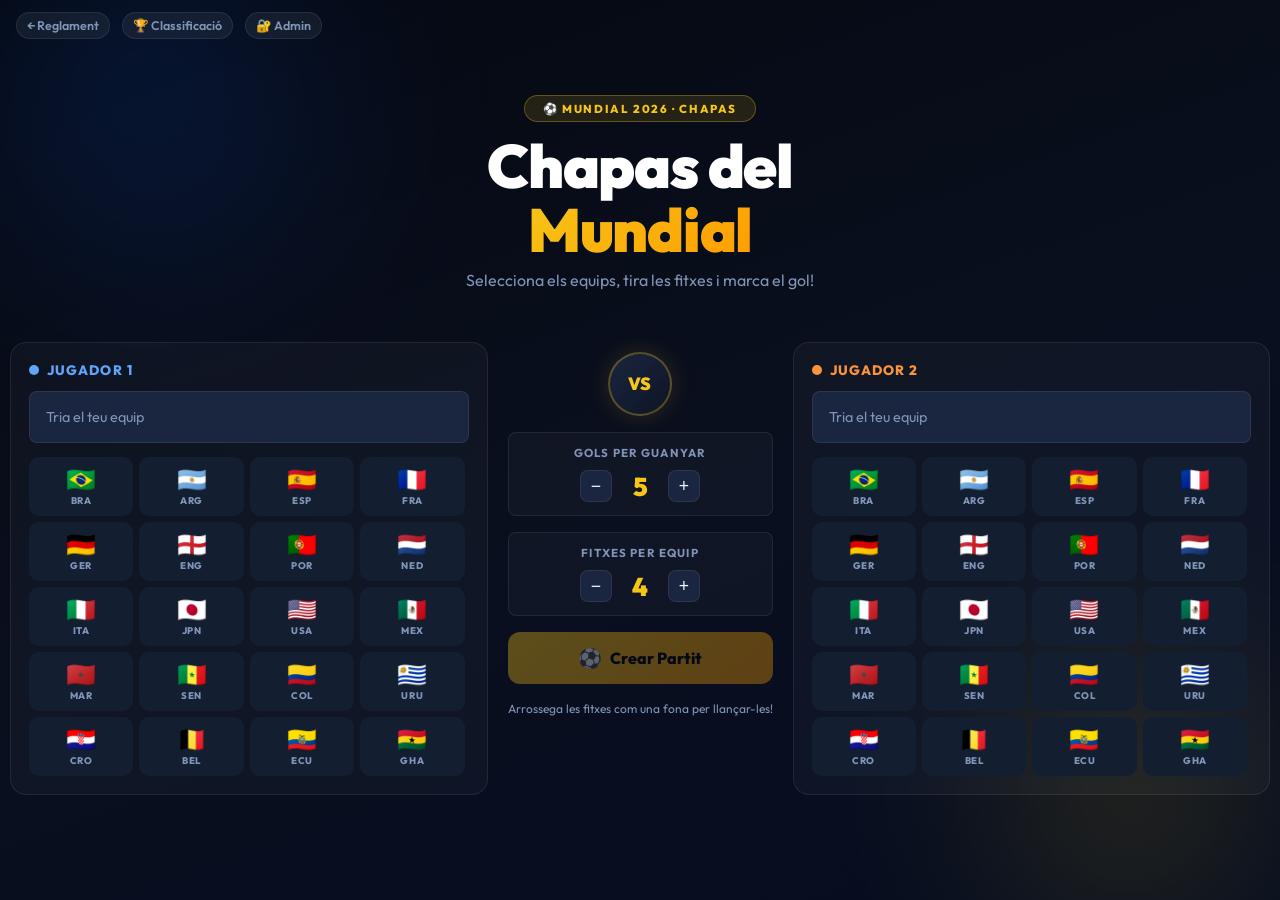
<file: game.html>
<!DOCTYPE html>
<html lang="ca">
<head>
  <meta charset="UTF-8" />
  <meta name="viewport" content="width=device-width, initial-scale=1.0" />
  <title>⚽ Chapas del Mundial 2026 – Joc Multijugador</title>
  <meta name="description" content="Joc de chapas de futbol del Mundial 2026. Selecciona el teu equip i juga en torn a torn!" />
  <link rel="preconnect" href="https://fonts.googleapis.com" />
  <link href="https://fonts.googleapis.com/css2?family=Outfit:wght@400;600;700;800;900&display=swap" rel="stylesheet" />
  <link rel="stylesheet" href="game.css" />
</head>
<body>

  <!-- Back link bar -->
  <div class="back-link-bar">
    <a href="index.html" class="back-link" id="backLink" aria-label="Tornar al reglament">← Reglament</a>
    <a href="tournament.html" class="back-link" id="navTournament" style="margin-left:8px">🏆 Classificació</a>
    <a href="admin.html" class="back-link" id="navAdmin" style="margin-left:8px">🔐 Admin</a>
  </div>

  <!-- ====================== LOBBY SCREEN ====================== -->
  <div id="lobbyScreen" class="overlay-screen active" role="main">
    <div class="lobby-bg-orbs" aria-hidden="true">
      <div class="l-orb l-orb1"></div>
      <div class="l-orb l-orb2"></div>
    </div>
    <div class="lobby-container">
      <div class="lobby-header">
        <div class="lobby-badge">⚽ MUNDIAL 2026 · CHAPAS</div>
        <h1 class="lobby-title">Chapas del<br/><span class="lobby-title-gold">Mundial</span></h1>
        <p class="lobby-subtitle">Selecciona els equips, tira les fitxes i marca el gol!</p>
        <p id="teamsRemainingInfo" style="font-size:0.75rem;color:#fb923c;margin-top:6px;min-height:18px"></p>
      </div>

      <div class="team-selectors-layout">
        <!-- Player 1 -->
        <div class="player-panel" id="panel1">
          <div class="player-label" style="color:#60a5fa">
            <span class="pdot" style="background:#60a5fa"></span> Jugador 1
          </div>
          <div class="selected-team-display" id="sel1">
            <span class="sel-placeholder">Tria el teu equip</span>
          </div>
          <div class="teams-grid" id="grid1" role="listbox" aria-label="Equips per al Jugador 1"></div>
        </div>

        <!-- VS + settings -->
        <div class="vs-column">
          <div class="vs-badge">VS</div>
          <div class="match-settings-box">
            <p class="setting-title">Gols per guanyar</p>
            <div class="goal-stepper">
              <button class="step-btn" id="goalDown" aria-label="Reduir gols">−</button>
              <span id="goalCount" class="goal-num">5</span>
              <button class="step-btn" id="goalUp" aria-label="Augmentar gols">+</button>
            </div>
          </div>
          <div class="match-settings-box">
            <p class="setting-title">Fitxes per equip</p>
            <div class="goal-stepper">
              <button class="step-btn" id="tokDown" aria-label="Menys fitxes">−</button>
              <span id="tokCount" class="goal-num">4</span>
              <button class="step-btn" id="tokUp" aria-label="Més fitxes">+</button>
            </div>
          </div>
          <button id="startBtn" class="start-btn" disabled aria-disabled="true">
            <span class="start-ball">⚽</span> Crear Partit
          </button>
          <p class="hint-text">Arrossega les fitxes com una fona per llançar-les!</p>
          <p id="dbModeInfo" style="font-size:0.68rem;color:#60a5fa;margin-top:4px"></p>
        </div>

        <!-- Player 2 -->
        <div class="player-panel" id="panel2">
          <div class="player-label" style="color:#fb923c">
            <span class="pdot" style="background:#fb923c"></span> Jugador 2
          </div>
          <div class="selected-team-display" id="sel2">
            <span class="sel-placeholder">Tria el teu equip</span>
          </div>
          <div class="teams-grid" id="grid2" role="listbox" aria-label="Equips per al Jugador 2"></div>
        </div>
      </div>
    </div>
  </div>

  <!-- ====================== HANDOFF SCREEN ====================== -->
  <div id="handoffScreen" class="overlay-screen" style="display:none" aria-live="assertive">
    <div class="handoff-box">
      <div class="handoff-icon" id="handoffIcon">⚽</div>
      <p class="handoff-player" id="handoffPlayer">Jugador 1</p>
      <p class="handoff-team" id="handoffTeam">Brasil 🇧🇷</p>
      <p class="handoff-instruction">Passa el dispositiu al teu rival!</p>
      <button id="handoffContinue" class="continue-btn">▶ Continuar</button>
    </div>
  </div>

  <!-- ====================== GAME SCREEN ====================== -->
  <div id="gameScreen" class="overlay-screen" style="display:none">
    <!-- HUD Top -->
    <div class="game-hud" role="banner">
      <div class="hud-side hud-left">
        <div class="hud-flag" id="hudFlag1">🇧🇷</div>
        <div>
          <div class="hud-teamname" id="hudName1">Brasil</div>
          <div class="hud-score" id="score1">0</div>
        </div>
      </div>
      <div class="hud-center">
        <div class="turn-indicator" id="turnIndicator">
          <span class="turn-dot" id="turnDot"></span>
          <span id="turnText">Torn J1</span>
        </div>
        <div class="phase-text" id="phaseText">Selecciona una fitxa</div>
        <div class="win-goal-text" id="winGoalText">Primer a 5 gols guanya</div>
      </div>
      <div class="hud-side hud-right">
        <div>
          <div class="hud-teamname" id="hudName2" style="text-align:right">França</div>
          <div class="hud-score" id="score2" style="text-align:right">0</div>
        </div>
        <div class="hud-flag" id="hudFlag2">🇫🇷</div>
      </div>
    </div>

    <!-- Canvas wrapper -->
    <div class="canvas-wrapper" id="canvasWrapper">
      <canvas id="gameCanvas" aria-label="Camp de joc de chapas"></canvas>
    </div>

    <!-- Bottom controls -->
    <div class="game-controls" role="toolbar">
      <button id="menuBtn" class="gc-btn">🏠 Menú</button>
      <div class="gc-instructions" id="gcInstr">Clic i arrossega la teua fitxa per llançar-la</div>
      <button id="skipBtn" class="gc-btn gc-btn-warn">⏭ Passar torn</button>
    </div>
  </div>

  <!-- ====================== GOAL OVERLAY ====================== -->
  <div id="goalOverlay" style="display:none" class="goal-overlay" role="alert" aria-live="assertive">
    <div class="goal-inner">
      <div class="goal-ball-anim">⚽</div>
      <div class="goal-word">G O L !</div>
      <div class="goal-team-name" id="goalTeamName"></div>
      <div class="goal-score-display" id="goalScoreDisplay"></div>
    </div>
  </div>

  <!-- ====================== GAMEOVER SCREEN ====================== -->
  <div id="gameoverScreen" class="overlay-screen" style="display:none" role="main">
    <div class="gameover-box">
      <div class="go-trophy">🏆</div>
      <h2 class="go-title">Fi del Partit!</h2>
      <div class="go-winner" id="goWinner">Brasil guanya!</div>
      <div class="go-score" id="goScore">5 – 3</div>
      <div class="go-both-flags" id="goBothFlags"></div>
      <div class="go-buttons">
        <button id="replayBtn" class="btn-replay">🔄 Revanxa</button>
        <button id="backLobbyBtn" class="btn-lobby">🏠 Menú</button>
        <a href="tournament.html" class="btn-replay" style="background:linear-gradient(135deg,#60a5fa,#7c3aed);color:#fff">🏆 Classificació</a>
        <a href="index.html" class="btn-reg">📋 Reglament</a>
      </div>
    </div>
  </div>

  <script src="firebase-config.js"></script>
  <script src="db.js"></script>
  <script src="game.js"></script>
</body>
</html>
</file>
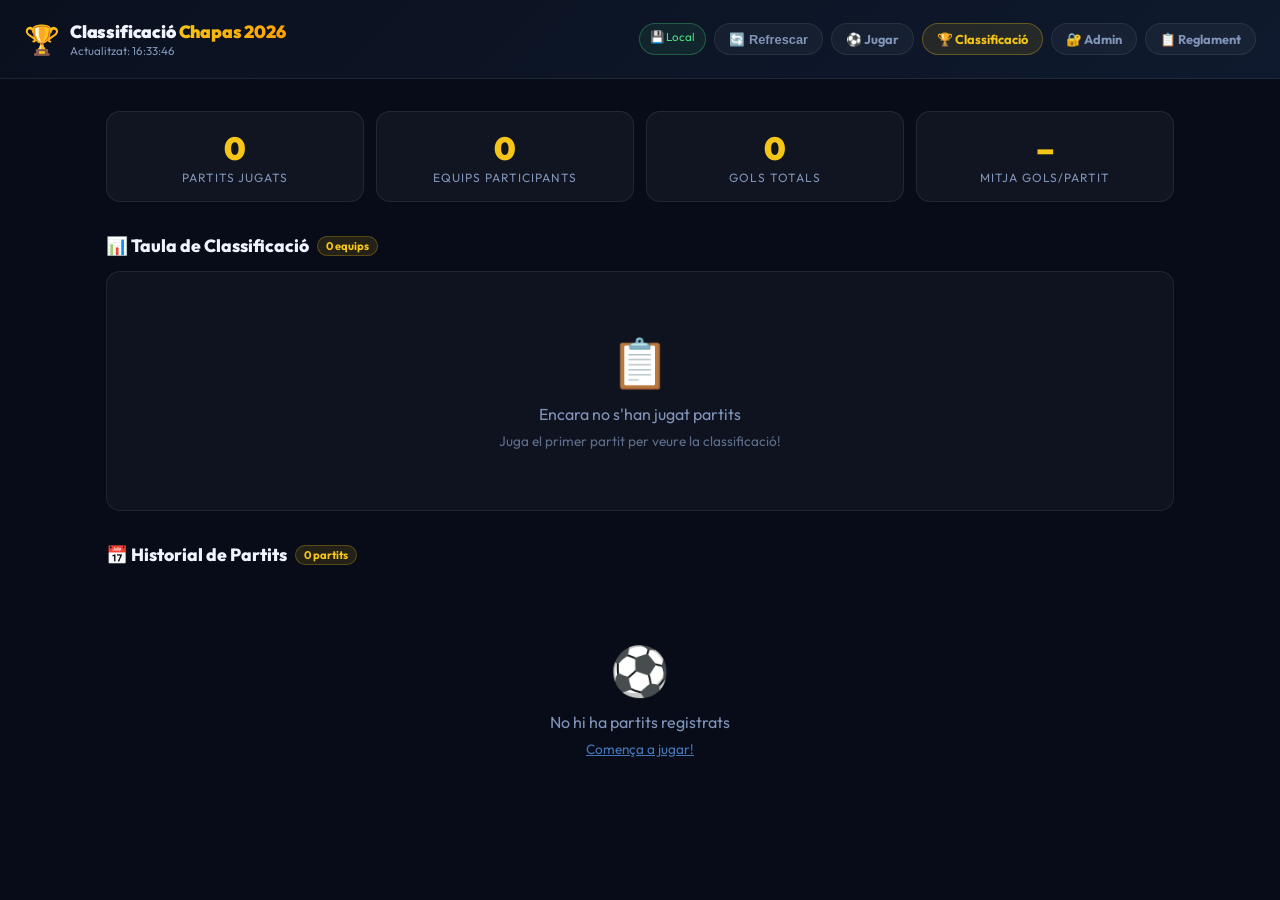
<file: tournament.html>
<!DOCTYPE html>
<html lang="ca">
<head>
  <meta charset="UTF-8" />
  <meta name="viewport" content="width=device-width, initial-scale=1.0" />
  <title>🏆 Classificació – Chapas del Mundial 2026</title>
  <meta name="description" content="Classificació del torneig de Chapas del Mundial 2026. Consulta la taula de punts i tots els partits jugats." />
  <link rel="preconnect" href="https://fonts.googleapis.com" />
  <link href="https://fonts.googleapis.com/css2?family=Outfit:wght@400;600;700;800;900&display=swap" rel="stylesheet" />
  <script src="firebase-config.js"></script>
  <script src="db.js"></script>
  <style>
    :root {
      --dark: #070c18;
      --dark2: #0d1524;
      --surface: #1a2540;
      --border: rgba(255,255,255,0.08);
      --text: #f0f4ff;
      --muted: #8094b8;
      --gold: #f5c518;
      --blue: #60a5fa;
      --green: #4ade80;
      --orange: #fb923c;
      --radius: 14px;
      --transition: 180ms ease;
    }
    *, *::before, *::after { box-sizing: border-box; margin: 0; padding: 0; }
    body {
      font-family: 'Outfit', sans-serif;
      background: var(--dark);
      color: var(--text);
      min-height: 100vh;
      -webkit-font-smoothing: antialiased;
    }

    /* HEADER */
    header {
      background: linear-gradient(135deg, #0a101e 0%, #0f1a2e 100%);
      border-bottom: 1px solid var(--border);
      padding: 20px 24px;
      position: sticky;
      top: 0;
      z-index: 100;
      display: flex;
      align-items: center;
      justify-content: space-between;
      gap: 16px;
      flex-wrap: wrap;
    }
    .hd-brand { display: flex; align-items: center; gap: 10px; }
    .hd-icon { font-size: 1.8rem; }
    .hd-title { font-size: 1.1rem; font-weight: 900; letter-spacing: -0.01em; }
    .hd-title span { background: linear-gradient(135deg, #f5c518, #ff9d00); -webkit-background-clip: text; background-clip: text; -webkit-text-fill-color: transparent; }
    .hd-links { display: flex; gap: 8px; flex-wrap: wrap; }
    .hd-link {
      padding: 7px 14px;
      border-radius: 99px;
      font-size: 0.8rem;
      font-weight: 700;
      text-decoration: none;
      border: 1px solid var(--border);
      background: rgba(255,255,255,0.04);
      color: var(--muted);
      transition: all var(--transition);
    }
    .hd-link:hover { color: var(--text); border-color: rgba(255,255,255,0.2); }
    .hd-link.active { background: rgba(245,197,24,0.1); color: var(--gold); border-color: rgba(245,197,24,0.3); }
    .last-update { font-size: 0.72rem; color: var(--muted); }

    /* MAIN */
    main { max-width: 1100px; margin: 0 auto; padding: 32px 16px 60px; }

    /* STATS BANNER */
    .stats-banner {
      display: grid;
      grid-template-columns: repeat(auto-fit, minmax(140px, 1fr));
      gap: 12px;
      margin-bottom: 32px;
    }
    .stat-card {
      background: rgba(255,255,255,0.04);
      border: 1px solid var(--border);
      border-radius: var(--radius);
      padding: 16px;
      text-align: center;
    }
    .stat-val { font-size: 2rem; font-weight: 900; color: var(--gold); }
    .stat-lbl { font-size: 0.75rem; color: var(--muted); text-transform: uppercase; letter-spacing: 0.08em; margin-top: 2px; }

    /* SECTION TITLE */
    .sec-title {
      font-size: 1.1rem;
      font-weight: 800;
      color: var(--text);
      margin-bottom: 14px;
      display: flex;
      align-items: center;
      gap: 8px;
    }
    .sec-badge {
      font-size: 0.7rem;
      font-weight: 700;
      padding: 2px 8px;
      border-radius: 99px;
      background: rgba(245,197,24,0.12);
      color: var(--gold);
      border: 1px solid rgba(245,197,24,0.25);
    }

    /* STANDINGS TABLE */
    .table-wrap {
      background: rgba(255,255,255,0.03);
      border: 1px solid var(--border);
      border-radius: var(--radius);
      overflow: hidden;
      margin-bottom: 32px;
    }
    table {
      width: 100%;
      border-collapse: collapse;
      font-size: 0.88rem;
    }
    thead th {
      padding: 10px 12px;
      text-align: center;
      font-size: 0.72rem;
      text-transform: uppercase;
      letter-spacing: 0.08em;
      color: var(--muted);
      background: rgba(255,255,255,0.03);
      border-bottom: 1px solid var(--border);
      font-weight: 700;
      white-space: nowrap;
    }
    thead th:first-child, thead th:nth-child(2) { text-align: left; }
    tbody tr { border-bottom: 1px solid rgba(255,255,255,0.04); transition: background var(--transition); }
    tbody tr:hover { background: rgba(255,255,255,0.03); }
    tbody tr:last-child { border-bottom: none; }
    td { padding: 10px 12px; text-align: center; color: var(--muted); }
    td:first-child { font-weight: 800; color: var(--muted); width: 36px; }
    td:nth-child(2) { text-align: left; }
    .team-cell { display: flex; align-items: center; gap: 8px; }
    .team-flag-td { font-size: 1.3rem; line-height: 1; }
    .team-name-td { font-weight: 700; color: var(--text); }
    .pts-td { font-size: 1.1rem; font-weight: 900; color: var(--text); }
    .pts-td-gold { color: var(--gold); }
    .pts-td-silver { color: #a5b4fc; }
    .pts-td-bronze { color: #86efac; }
    .pos-1 td:first-child { color: var(--gold); }
    .pos-2 td:first-child { color: #a5b4fc; }
    .pos-3 td:first-child { color: #86efac; }

    /* MATCH LIST */
    .match-list { display: flex; flex-direction: column; gap: 10px; }
    .match-card {
      background: rgba(255,255,255,0.03);
      border: 1px solid var(--border);
      border-radius: var(--radius);
      padding: 14px 18px;
      display: grid;
      grid-template-columns: 1fr auto 1fr;
      align-items: center;
      gap: 12px;
      transition: all var(--transition);
    }
    .match-card:hover { background: rgba(255,255,255,0.05); border-color: rgba(255,255,255,0.14); }
    .match-team { display: flex; align-items: center; gap: 8px; font-weight: 700; font-size: 0.9rem; }
    .match-team.right { flex-direction: row-reverse; }
    .match-team-flag { font-size: 1.4rem; }
    .match-score {
      font-size: 1.5rem;
      font-weight: 900;
      color: var(--text);
      text-align: center;
      min-width: 80px;
      letter-spacing: 0.05em;
    }
    .match-winner { color: var(--gold); }
    .match-loser { color: var(--muted); font-weight: 400; }
    .match-date { font-size: 0.7rem; color: rgba(128,148,184,0.6); text-align: center; margin-top: 4px; }
    .match-win-badge {
      font-size: 0.65rem;
      font-weight: 700;
      padding: 2px 6px;
      border-radius: 99px;
      background: rgba(245,197,24,0.12);
      color: var(--gold);
    }

    /* EMPTY STATE */
    .empty-state {
      text-align: center;
      padding: 60px 20px;
      color: var(--muted);
    }
    .empty-icon { font-size: 3rem; margin-bottom: 12px; }
    .empty-text { font-size: 1rem; margin-bottom: 8px; }
    .empty-sub { font-size: 0.85rem; opacity: 0.7; }

    /* RESPONSIVE */
    @media (max-width: 600px) {
      .match-team-name { display: none; }
      .match-score { min-width: 60px; font-size: 1.2rem; }
      header { padding: 14px 14px; }
    }
  </style>
</head>
<body>
  <header>
    <div class="hd-brand">
      <span class="hd-icon">🏆</span>
      <div>
        <div class="hd-title">Classificació <span>Chapas 2026</span></div>
        <div class="last-update" id="lastUpdate">Carregant...</div>
      </div>
    </div>
    <div class="hd-links">
      <span id="onlineBadge" style="font-size:0.72rem;padding:5px 10px;border-radius:99px;border:1px solid rgba(74,222,128,0.3);background:rgba(74,222,128,0.08);color:#4ade80"></span>
      <button onclick="render()" class="hd-link" style="cursor:pointer">🔄 Refrescar</button>
      <a href="game.html" class="hd-link">⚽ Jugar</a>
      <a href="tournament.html" class="hd-link active">🏆 Classificació</a>
      <a href="admin.html" class="hd-link">🔐 Admin</a>
      <a href="index.html" class="hd-link">📋 Reglament</a>
    </div>
  </header>

  <main>
    <!-- Stats banner -->
    <div class="stats-banner">
      <div class="stat-card">
        <div class="stat-val" id="statMatches">0</div>
        <div class="stat-lbl">Partits Jugats</div>
      </div>
      <div class="stat-card">
        <div class="stat-val" id="statTeams">0</div>
        <div class="stat-lbl">Equips Participants</div>
      </div>
      <div class="stat-card">
        <div class="stat-val" id="statGoals">0</div>
        <div class="stat-lbl">Gols Totals</div>
      </div>
      <div class="stat-card">
        <div class="stat-val" id="statAvg">–</div>
        <div class="stat-lbl">Mitja Gols/Partit</div>
      </div>
    </div>

    <!-- Standings table -->
    <div class="sec-title">
      📊 Taula de Classificació
      <span class="sec-badge" id="teamsCount">0 equips</span>
    </div>
    <div class="table-wrap" id="standingsWrap">
      <div class="empty-state">
        <div class="empty-icon">📋</div>
        <div class="empty-text">Encara no s'han jugat partits</div>
        <div class="empty-sub">Juga el primer partit per veure la classificació!</div>
      </div>
    </div>

    <!-- Match history -->
    <div class="sec-title">
      📅 Historial de Partits
      <span class="sec-badge" id="matchCount">0 partits</span>
    </div>
    <div id="matchList">
      <div class="empty-state">
        <div class="empty-icon">⚽</div>
        <div class="empty-text">No hi ha partits registrats</div>
        <div class="empty-sub"><a href="game.html" style="color:#60a5fa">Comença a jugar!</a></div>
      </div>
    </div>
  </main>

  <script>
    async function loadMatches() {
      try {
        if (window.DB) return await DB.getMatches();
      } catch (e) { console.warn('[Tournament] DB error:', e.message); }
      try { return JSON.parse(localStorage.getItem('porraMatches') || '[]'); } catch { return []; }
    }

    function calcStandings(matches) {
      const map = {};
      for (const m of matches) {
        [m.team1, m.team2].forEach((t, idx) => {
          if (!map[t.name]) map[t.name] = { team: t, p: 0, w: 0, d: 0, l: 0, gf: 0, ga: 0 };
          const s = map[t.name];
          s.p++;
          s.gf += idx === 0 ? m.score1 : m.score2;
          s.ga += idx === 0 ? m.score2 : m.score1;
        });
        if (m.winner === 'team1') { map[m.team1.name].w++; map[m.team2.name].l++; }
        else if (m.winner === 'team2') { map[m.team2.name].w++; map[m.team1.name].l++; }
        else { map[m.team1.name].d++; map[m.team2.name].d++; }
      }
      return Object.values(map).sort((a, b) => {
        const pts = (b.w * 3 + b.d) - (a.w * 3 + a.d);
        if (pts !== 0) return pts;
        const gd = (b.gf - b.ga) - (a.gf - a.ga);
        if (gd !== 0) return gd;
        return b.gf - a.gf;
      });
    }

    function formatDate(iso) {
      try {
        const d = new Date(iso);
        return d.toLocaleDateString('ca-ES', { day: '2-digit', month: '2-digit', year: 'numeric', hour: '2-digit', minute: '2-digit' });
      } catch { return iso; }
    }

    async function render() {
      const matches = await loadMatches();
      const standings = calcStandings(matches);

      // Online badge
      const badge = document.getElementById('onlineBadge');
      if (badge) badge.textContent = window.ONLINE_MODE ? '🌐 Online' : '💾 Local';

      // Stats
      const totalGoals = matches.reduce((s, m) => s + m.score1 + m.score2, 0);
      document.getElementById('statMatches').textContent = matches.length;
      document.getElementById('statTeams').textContent = standings.length;
      document.getElementById('statGoals').textContent = totalGoals;
      document.getElementById('statAvg').textContent = matches.length > 0 ? (totalGoals / matches.length).toFixed(1) : '–';
      document.getElementById('lastUpdate').textContent = 'Actualitzat: ' + new Date().toLocaleTimeString('ca-ES');

      // Standings table
      const sw = document.getElementById('standingsWrap');
      const tc = document.getElementById('teamsCount');
      tc.textContent = standings.length + ' equips';
      if (standings.length === 0) {
        sw.innerHTML = '<div class="empty-state"><div class="empty-icon">📋</div><div class="empty-text">Encara no s\'han jugat partits</div><div class="empty-sub">Juga el primer partit per veure la classificació!</div></div>';
      } else {
        const posClass = ['pos-1', 'pos-2', 'pos-3'];
        const ptsClass = ['pts-td-gold', 'pts-td-silver', 'pts-td-bronze'];
        sw.innerHTML = `<table>
          <thead><tr>
            <th>#</th><th>Equip</th>
            <th title="Partits Jugats">PJ</th>
            <th title="Guanyats">PG</th>
            <th title="Empatats">PE</th>
            <th title="Perduts">PP</th>
            <th title="Gols a Favor">GF</th>
            <th title="Gols en Contra">GC</th>
            <th title="Diferència de Gols">DG</th>
            <th title="Punts">PTS</th>
          </tr></thead>
          <tbody>
            ${standings.map((s, i) => {
              const pts = s.w * 3 + s.d;
              const gd = s.gf - s.ga;
              const pc = posClass[i] || '';
              const ptsc = ptsClass[i] || 'pts-td';
              return `<tr class="${pc}">
                <td>${i + 1}</td>
                <td><div class="team-cell"><span class="team-flag-td">${s.team.flag}</span><span class="team-name-td">${s.team.name}</span></div></td>
                <td>${s.p}</td>
                <td>${s.w}</td>
                <td>${s.d}</td>
                <td>${s.l}</td>
                <td>${s.gf}</td>
                <td>${s.ga}</td>
                <td style="color:${gd > 0 ? '#4ade80' : gd < 0 ? '#f87171' : 'inherit'}">${gd > 0 ? '+' : ''}${gd}</td>
                <td class="pts-td ${ptsc}">${pts}</td>
              </tr>`;
            }).join('')}
          </tbody>
        </table>`;
      }

      // Match list
      const ml = document.getElementById('matchList');
      const mc = document.getElementById('matchCount');
      mc.textContent = matches.length + ' partits';
      if (matches.length === 0) {
        ml.innerHTML = '<div class="empty-state"><div class="empty-icon">⚽</div><div class="empty-text">No hi ha partits registrats</div><div class="empty-sub"><a href="game.html" style="color:#60a5fa">Comença a jugar!</a></div></div>';
      } else {
        const reversed = [...matches].reverse();
        ml.innerHTML = '<div class="match-list">' + reversed.map(m => {
          const isW1 = m.winner === 'team1', isW2 = m.winner === 'team2', isDraw = m.winner === 'draw';
          return `<div class="match-card">
            <div class="match-team ${isW1 ? 'match-winner' : 'match-loser'}">
              <span class="match-team-flag">${m.team1.flag}</span>
              <span class="match-team-name">${m.team1.name}</span>
              ${isW1 ? '<span class="match-win-badge">🏆</span>' : ''}
            </div>
            <div>
              <div class="match-score">${m.score1} – ${m.score2}</div>
              <div class="match-date">${formatDate(m.date)}</div>
            </div>
            <div class="match-team right ${isW2 ? 'match-winner' : 'match-loser'}">
              ${isW2 ? '<span class="match-win-badge">🏆</span>' : ''}
              <span class="match-team-name">${m.team2.name}</span>
              <span class="match-team-flag">${m.team2.flag}</span>
            </div>
          </div>`;
        }).join('') + '</div>';
      }
    }

    render();
    // Auto-refresh: 10s if online, 30s if local
    setInterval(render, window.ONLINE_MODE ? 10000 : 30000);
  </script>
</body>
</html>
</file>
<file: styles.css>
/* ===========================
   LA PORRA DEL MUNDIAL 2026
   Styles - Design System
   =========================== */

/* --- Google Fonts Import (fallback for offline) --- */
@import url('https://fonts.googleapis.com/css2?family=Outfit:wght@300;400;500;600;700;800;900&family=Inter:wght@300;400;500;600&display=swap');

/* --- CSS Variables & Design Tokens --- */
:root {
  /* Colors */
  --color-primary: #0a0f1e;
  --color-secondary: #0d1b3e;
  --color-accent-gold: #f5c518;
  --color-accent-gold-light: #ffd54f;
  --color-accent-blue: #1565ff;
  --color-accent-blue-light: #4d8bff;
  --color-accent-green: #00c853;
  --color-accent-green-light: #69f0ae;
  --color-surface: #111827;
  --color-surface-2: #1a2235;
  --color-surface-3: #1e2d4a;
  --color-border: rgba(255, 255, 255, 0.08);
  --color-border-hover: rgba(245, 197, 24, 0.4);
  --color-text: #f8fafc;
  --color-text-muted: #94a3b8;
  --color-text-dim: #64748b;
  --color-white: #ffffff;

  /* Gradients */
  --grad-hero: linear-gradient(135deg, #040810 0%, #0a0f1e 40%, #0d2060 70%, #0a0f1e 100%);
  --grad-gold: linear-gradient(135deg, #f5c518, #ff9d00);
  --grad-blue: linear-gradient(135deg, #1565ff, #0099ff);
  --grad-green: linear-gradient(135deg, #00c853, #00bfa5);
  --grad-section: linear-gradient(180deg, #0a0f1e 0%, #0d1b3e 100%);
  --grad-section-alt: linear-gradient(180deg, #111827 0%, #0a0f1e 100%);

  /* Typography */
  --font-display: 'Outfit', sans-serif;
  --font-body: 'Inter', sans-serif;

  /* Spacing */
  --space-xs: 0.25rem;
  --space-sm: 0.5rem;
  --space-md: 1rem;
  --space-lg: 1.5rem;
  --space-xl: 2rem;
  --space-2xl: 3rem;
  --space-3xl: 4rem;
  --space-4xl: 6rem;

  /* Border Radius */
  --radius-sm: 6px;
  --radius-md: 12px;
  --radius-lg: 20px;
  --radius-xl: 28px;
  --radius-full: 9999px;

  /* Shadows */
  --shadow-sm: 0 2px 8px rgba(0, 0, 0, 0.3);
  --shadow-md: 0 8px 32px rgba(0, 0, 0, 0.4);
  --shadow-lg: 0 20px 60px rgba(0, 0, 0, 0.5);
  --shadow-gold: 0 8px 32px rgba(245, 197, 24, 0.25);
  --shadow-blue: 0 8px 32px rgba(21, 101, 255, 0.3);

  /* Transitions */
  --transition-fast: 150ms ease;
  --transition-base: 250ms ease;
  --transition-slow: 400ms cubic-bezier(0.4, 0, 0.2, 1);

  /* Navbar height */
  --nav-height: 68px;
}

/* --- Reset & Base --- */
*, *::before, *::after {
  box-sizing: border-box;
  margin: 0;
  padding: 0;
}

html {
  scroll-behavior: smooth;
  scroll-padding-top: var(--nav-height);
  font-size: 16px;
}

body {
  font-family: var(--font-body);
  background-color: var(--color-primary);
  color: var(--color-text);
  line-height: 1.7;
  overflow-x: hidden;
  -webkit-font-smoothing: antialiased;
  -moz-osx-font-smoothing: grayscale;
}

/* --- Accessibility --- */
.visually-hidden {
  position: absolute;
  width: 1px;
  height: 1px;
  padding: 0;
  margin: -1px;
  overflow: hidden;
  clip: rect(0, 0, 0, 0);
  white-space: nowrap;
  border: 0;
}

:focus-visible {
  outline: 2px solid var(--color-accent-gold);
  outline-offset: 3px;
  border-radius: var(--radius-sm);
}

/* --- Container --- */
.container {
  width: 100%;
  max-width: 1200px;
  margin-inline: auto;
  padding-inline: clamp(1rem, 5vw, 2rem);
}

/* ===========================
   NAVBAR
   =========================== */
.navbar {
  position: fixed;
  top: 0;
  left: 0;
  right: 0;
  z-index: 1000;
  height: var(--nav-height);
  display: flex;
  align-items: center;
  background: rgba(10, 15, 30, 0.7);
  backdrop-filter: blur(20px);
  -webkit-backdrop-filter: blur(20px);
  border-bottom: 1px solid var(--color-border);
  transition: background var(--transition-base), box-shadow var(--transition-base);
}

.navbar.scrolled {
  background: rgba(10, 15, 30, 0.95);
  box-shadow: 0 4px 24px rgba(0, 0, 0, 0.4);
}

.nav-container {
  display: flex;
  align-items: center;
  justify-content: space-between;
  width: 100%;
  max-width: 1200px;
  margin-inline: auto;
  padding-inline: clamp(1rem, 5vw, 2rem);
}

.nav-logo {
  display: flex;
  align-items: center;
  gap: var(--space-sm);
  text-decoration: none;
  color: var(--color-text);
  font-family: var(--font-display);
  font-size: 1.1rem;
  letter-spacing: 0.02em;
  transition: opacity var(--transition-fast);
}

.nav-logo:hover { opacity: 0.85; }

.nav-logo-icon {
  font-size: 1.4rem;
  filter: drop-shadow(0 0 8px rgba(245, 197, 24, 0.6));
  animation: float 3s ease-in-out infinite;
}

.nav-logo-text strong {
  color: var(--color-accent-gold);
}

.nav-menu {
  display: flex;
  list-style: none;
  gap: var(--space-md);
  align-items: center;
}

.nav-link {
  color: var(--color-text-muted);
  text-decoration: none;
  font-size: 0.875rem;
  font-weight: 500;
  padding: var(--space-xs) var(--space-sm);
  border-radius: var(--radius-sm);
  transition: color var(--transition-fast), background var(--transition-fast);
  position: relative;
}

.nav-link::after {
  content: '';
  position: absolute;
  bottom: -2px;
  left: 50%;
  transform: translateX(-50%) scaleX(0);
  width: 80%;
  height: 2px;
  background: var(--grad-gold);
  border-radius: var(--radius-full);
  transition: transform var(--transition-base);
}

.nav-link:hover {
  color: var(--color-accent-gold);
  background: rgba(245, 197, 24, 0.08);
}

.nav-link:hover::after {
  transform: translateX(-50%) scaleX(1);
}

.nav-toggle {
  display: none;
  flex-direction: column;
  gap: 5px;
  background: none;
  border: none;
  cursor: pointer;
  padding: var(--space-sm);
  border-radius: var(--radius-sm);
  transition: background var(--transition-fast);
}

.nav-toggle:hover {
  background: rgba(255, 255, 255, 0.08);
}

.hamburger {
  display: block;
  width: 24px;
  height: 2px;
  background: var(--color-text);
  border-radius: var(--radius-full);
  transition: transform var(--transition-base), opacity var(--transition-base);
}

.nav-toggle.active .hamburger:nth-child(1) {
  transform: translateY(7px) rotate(45deg);
}
.nav-toggle.active .hamburger:nth-child(2) {
  opacity: 0;
  transform: scaleX(0);
}
.nav-toggle.active .hamburger:nth-child(3) {
  transform: translateY(-7px) rotate(-45deg);
}

/* ===========================
   HERO SECTION
   =========================== */
.hero {
  position: relative;
  min-height: 100vh;
  display: flex;
  align-items: center;
  justify-content: center;
  text-align: center;
  background: var(--grad-hero);
  overflow: hidden;
  padding-top: var(--nav-height);
  padding-inline: 1rem;
}

.hero-bg-orbs {
  position: absolute;
  inset: 0;
  pointer-events: none;
}

.orb {
  position: absolute;
  border-radius: 50%;
  filter: blur(80px);
  opacity: 0.25;
}

.orb-1 {
  width: 600px;
  height: 600px;
  background: radial-gradient(circle, #1565ff 0%, transparent 70%);
  top: -200px;
  left: -200px;
  animation: orbPulse 8s ease-in-out infinite;
}

.orb-2 {
  width: 500px;
  height: 500px;
  background: radial-gradient(circle, #f5c518 0%, transparent 70%);
  bottom: -100px;
  right: -100px;
  animation: orbPulse 10s ease-in-out infinite reverse;
}

.orb-3 {
  width: 400px;
  height: 400px;
  background: radial-gradient(circle, #9c27b0 0%, transparent 70%);
  top: 50%;
  left: 50%;
  transform: translate(-50%, -50%);
  animation: orbPulse 12s ease-in-out infinite;
}

/* Particle background will be generated via JS */
.hero-particles {
  position: absolute;
  inset: 0;
  pointer-events: none;
}

.particle {
  position: absolute;
  width: 4px;
  height: 4px;
  background: rgba(245, 197, 24, 0.4);
  border-radius: 50%;
  animation: particleFloat linear infinite;
}

.hero-content {
  position: relative;
  z-index: 10;
  max-width: 860px;
}

.hero-badge {
  display: inline-flex;
  align-items: center;
  gap: var(--space-sm);
  background: rgba(245, 197, 24, 0.12);
  border: 1px solid rgba(245, 197, 24, 0.3);
  border-radius: var(--radius-full);
  padding: 0.4rem 1.2rem;
  font-size: 0.8rem;
  font-weight: 600;
  letter-spacing: 0.1em;
  text-transform: uppercase;
  color: var(--color-accent-gold);
  margin-bottom: var(--space-xl);
  animation: fadeInDown 0.8s ease both;
}

.badge-dot {
  width: 8px;
  height: 8px;
  background: var(--color-accent-gold);
  border-radius: 50%;
  animation: blink 1.5s ease-in-out infinite;
}

.hero-title {
  font-family: var(--font-display);
  font-size: clamp(2.5rem, 8vw, 5.5rem);
  font-weight: 900;
  line-height: 1.05;
  letter-spacing: -0.03em;
  color: var(--color-white);
  margin-bottom: var(--space-xl);
  animation: fadeInUp 0.8s 0.2s ease both;
}

.hero-title-highlight {
  background: var(--grad-gold);
  -webkit-background-clip: text;
  background-clip: text;
  -webkit-text-fill-color: transparent;
  display: inline-block;
  position: relative;
}

.hero-title-highlight::after {
  content: '';
  position: absolute;
  bottom: -4px;
  left: 0;
  right: 0;
  height: 3px;
  background: var(--grad-gold);
  border-radius: var(--radius-full);
  opacity: 0.6;
}

.hero-subtitle {
  font-size: clamp(1rem, 2.5vw, 1.2rem);
  color: var(--color-text-muted);
  max-width: 600px;
  margin-inline: auto;
  margin-bottom: var(--space-2xl);
  animation: fadeInUp 0.8s 0.4s ease both;
}

.hero-subtitle strong {
  color: var(--color-text);
}

.hero-cta-group {
  display: flex;
  gap: var(--space-md);
  justify-content: center;
  flex-wrap: wrap;
  margin-bottom: var(--space-3xl);
  animation: fadeInUp 0.8s 0.6s ease both;
}

.btn {
  display: inline-flex;
  align-items: center;
  gap: var(--space-sm);
  padding: 0.85rem 2rem;
  border-radius: var(--radius-full);
  font-family: var(--font-display);
  font-weight: 700;
  font-size: 0.95rem;
  text-decoration: none;
  transition: all var(--transition-base);
  cursor: pointer;
  border: none;
  white-space: nowrap;
}

.btn-primary {
  background: var(--grad-gold);
  color: #000;
  box-shadow: var(--shadow-gold);
}

.btn-primary:hover {
  transform: translateY(-2px);
  box-shadow: 0 12px 40px rgba(245, 197, 24, 0.45);
}

.btn-primary:active { transform: translateY(0); }

.btn-outline {
  background: transparent;
  color: var(--color-text);
  border: 2px solid rgba(255, 255, 255, 0.2);
}

.btn-outline:hover {
  border-color: var(--color-accent-gold);
  color: var(--color-accent-gold);
  background: rgba(245, 197, 24, 0.05);
  transform: translateY(-2px);
}

.btn-icon {
  width: 18px;
  height: 18px;
  flex-shrink: 0;
}

.hero-stats {
  display: flex;
  align-items: center;
  justify-content: center;
  gap: var(--space-xl);
  animation: fadeInUp 0.8s 0.8s ease both;
}

.stat-item {
  text-align: center;
}

.stat-number {
  display: block;
  font-family: var(--font-display);
  font-size: 2rem;
  font-weight: 900;
  background: var(--grad-gold);
  -webkit-background-clip: text;
  background-clip: text;
  -webkit-text-fill-color: transparent;
}

.stat-label {
  font-size: 0.8rem;
  color: var(--color-text-muted);
  text-transform: uppercase;
  letter-spacing: 0.08em;
}

.stat-divider {
  width: 1px;
  height: 40px;
  background: var(--color-border);
}

.hero-scroll-indicator {
  position: absolute;
  bottom: 2rem;
  left: 50%;
  transform: translateX(-50%);
}

.scroll-dot {
  width: 6px;
  height: 6px;
  background: var(--color-accent-gold);
  border-radius: 50%;
  animation: scrollBounce 2s ease-in-out infinite;
}

/* ===========================
   QUICK NAV
   =========================== */
.quick-nav {
  background: var(--color-surface);
  border-bottom: 1px solid var(--color-border);
  padding: var(--space-2xl) 0;
}

.quick-nav-grid {
  display: grid;
  grid-template-columns: repeat(auto-fit, minmax(140px, 1fr));
  gap: var(--space-md);
}

.qnav-card {
  display: flex;
  flex-direction: column;
  align-items: center;
  text-align: center;
  padding: var(--space-lg) var(--space-md);
  background: var(--color-surface-2);
  border: 1px solid var(--color-border);
  border-radius: var(--radius-lg);
  text-decoration: none;
  color: var(--color-text);
  transition: all var(--transition-base);
  cursor: pointer;
  gap: var(--space-sm);
}

.qnav-card:hover {
  transform: translateY(-4px);
  border-color: var(--color-border-hover);
  background: var(--color-surface-3);
  box-shadow: 0 8px 24px rgba(245, 197, 24, 0.12);
}

.qnav-icon {
  font-size: 1.8rem;
  margin-bottom: 0.25rem;
}

.qnav-title {
  font-family: var(--font-display);
  font-size: 0.9rem;
  font-weight: 700;
  color: var(--color-text);
}

.qnav-desc {
  font-size: 0.75rem;
  color: var(--color-text-muted);
}

/* ===========================
   SECTION BASE STYLES
   =========================== */
.section {
  padding: var(--space-4xl) 0;
  background: var(--grad-section);
}

.section-alt {
  background: var(--grad-section-alt);
}

.section-header {
  text-align: center;
  margin-bottom: var(--space-3xl);
  position: relative;
}

.section-number {
  font-family: var(--font-display);
  font-size: clamp(5rem, 15vw, 9rem);
  font-weight: 900;
  color: rgba(255, 255, 255, 0.03);
  position: absolute;
  top: 50%;
  left: 50%;
  transform: translate(-50%, -70%);
  pointer-events: none;
  user-select: none;
  letter-spacing: -0.05em;
  line-height: 1;
}

.section-badge {
  display: inline-block;
  background: rgba(245, 197, 24, 0.1);
  border: 1px solid rgba(245, 197, 24, 0.25);
  color: var(--color-accent-gold);
  font-size: 0.75rem;
  font-weight: 700;
  letter-spacing: 0.1em;
  text-transform: uppercase;
  padding: 0.35rem 1rem;
  border-radius: var(--radius-full);
  margin-bottom: var(--space-md);
}

.section-title {
  font-family: var(--font-display);
  font-size: clamp(1.8rem, 5vw, 3rem);
  font-weight: 800;
  color: var(--color-white);
  letter-spacing: -0.02em;
  margin-bottom: var(--space-md);
  position: relative;
}

.section-subtitle {
  font-size: 1.05rem;
  color: var(--color-text-muted);
  max-width: 600px;
  margin-inline: auto;
  position: relative;
}

/* ===========================
   INFO CARDS (Section 1)
   =========================== */
.cards-grid {
  display: grid;
  grid-template-columns: repeat(auto-fit, minmax(300px, 1fr));
  gap: var(--space-xl);
}

.info-card {
  background: var(--color-surface-2);
  border: 1px solid var(--color-border);
  border-radius: var(--radius-xl);
  padding: var(--space-2xl);
  transition: all var(--transition-slow);
  position: relative;
  overflow: hidden;
}

.info-card::before {
  content: '';
  position: absolute;
  top: 0;
  left: 0;
  right: 0;
  height: 3px;
  border-radius: var(--radius-xl) var(--radius-xl) 0 0;
}

.card-accent-blue::before { background: var(--grad-blue); }
.card-accent-gold::before { background: var(--grad-gold); }
.card-accent-green::before { background: var(--grad-green); }

.info-card:hover {
  transform: translateY(-6px);
  box-shadow: var(--shadow-lg);
  border-color: rgba(255, 255, 255, 0.15);
}

.card-icon {
  font-size: 2rem;
  margin-bottom: var(--space-md);
  display: block;
}

.card-title {
  font-family: var(--font-display);
  font-size: 1.25rem;
  font-weight: 700;
  color: var(--color-white);
  margin-bottom: var(--space-md);
}

.card-list {
  list-style: none;
  display: flex;
  flex-direction: column;
  gap: var(--space-sm);
}

.card-list li {
  font-size: 0.9rem;
  color: var(--color-text-muted);
  padding-left: 1.2rem;
  position: relative;
}

.card-list li::before {
  content: '→';
  position: absolute;
  left: 0;
  color: var(--color-accent-gold);
  font-size: 0.8rem;
}

/* ===========================
   PODIUM (Section 2)
   =========================== */
.podium-container {
  display: flex;
  gap: var(--space-xl);
  justify-content: center;
  align-items: flex-end;
  flex-wrap: wrap;
  margin-bottom: var(--space-3xl);
}

.podium-card {
  flex: 1 1 260px;
  max-width: 320px;
  border-radius: var(--radius-xl);
  padding: var(--space-2xl);
  text-align: center;
  position: relative;
  overflow: hidden;
  transition: transform var(--transition-slow);
  border: 1px solid transparent;
}

.podium-card:hover {
  transform: translateY(-8px);
}

.podium-gold {
  background: linear-gradient(145deg, #1a1500, #2a1f00);
  border-color: rgba(245, 197, 24, 0.4);
  box-shadow: 0 0 40px rgba(245, 197, 24, 0.15), var(--shadow-lg);
  transform: translateY(-16px);
}

.podium-silver {
  background: linear-gradient(145deg, #0d1220, #1a2235);
  border-color: rgba(180, 180, 200, 0.3);
  box-shadow: var(--shadow-md);
}

.podium-bronze {
  background: linear-gradient(145deg, #120d00, #1f1500);
  border-color: rgba(205, 127, 50, 0.3);
  box-shadow: var(--shadow-md);
}

.podium-champion-tag {
  font-size: 0.7rem;
  font-weight: 700;
  letter-spacing: 0.15em;
  color: var(--color-accent-gold);
  text-transform: uppercase;
  margin-bottom: var(--space-md);
}

.podium-rank {
  font-size: 2.5rem;
  margin-bottom: var(--space-sm);
}

.podium-position {
  font-family: var(--font-display);
  font-size: 1.2rem;
  font-weight: 800;
  margin-bottom: var(--space-md);
  color: var(--color-white);
}

.podium-percent {
  font-family: var(--font-display);
  font-size: 3.5rem;
  font-weight: 900;
  letter-spacing: -0.03em;
  line-height: 1;
  margin-bottom: var(--space-sm);
}

.podium-gold .podium-percent { background: var(--grad-gold); -webkit-background-clip: text; background-clip: text; -webkit-text-fill-color: transparent; }
.podium-silver .podium-percent { color: #c0c8d8; }
.podium-bronze .podium-percent { color: #cd8040; }

.podium-desc {
  font-size: 0.8rem;
  color: var(--color-text-muted);
  margin-bottom: var(--space-md);
  text-transform: uppercase;
  letter-spacing: 0.1em;
}

.podium-rule {
  font-size: 0.85rem;
  color: var(--color-text-muted);
  line-height: 1.6;
}

/* Prize Table */
.prize-table-wrapper {
  background: var(--color-surface-2);
  border: 1px solid var(--color-border);
  border-radius: var(--radius-xl);
  overflow: hidden;
}

.prize-table-title {
  font-family: var(--font-display);
  font-size: 1.1rem;
  font-weight: 700;
  padding: var(--space-lg) var(--space-xl);
  color: var(--color-white);
  border-bottom: 1px solid var(--color-border);
  background: rgba(255,255,255,0.02);
}

.prize-table {
  display: flex;
  flex-direction: column;
}

.prize-row {
  display: grid;
  grid-template-columns: 1fr 1fr 2fr;
  gap: var(--space-md);
  padding: var(--space-md) var(--space-xl);
  border-bottom: 1px solid var(--color-border);
  transition: background var(--transition-fast);
  font-size: 0.9rem;
}

.prize-row:last-child { border-bottom: none; }
.prize-row:hover { background: rgba(255,255,255,0.03); }

.prize-row-header {
  font-size: 0.75rem;
  text-transform: uppercase;
  letter-spacing: 0.08em;
  color: var(--color-text-dim);
  background: rgba(255,255,255,0.02);
  font-weight: 600;
}

.prize-row-special { background: rgba(245, 197, 24, 0.05); }
.prize-row-note { color: var(--color-text-dim); font-size: 0.8rem; font-style: italic; grid-template-columns: 1fr; }

.gold-text { color: #f5c518; font-weight: 700; }
.silver-text { color: #c0c8d8; font-weight: 700; }
.bronze-text { color: #cd8040; font-weight: 700; }
.prize-pct { font-weight: 700; color: var(--color-accent-gold); font-family: var(--font-display); }
.prize-desc { color: var(--color-text-muted); }

/* ===========================
   TIMELINE (Section 3)
   =========================== */
.timeline {
  position: relative;
  padding-left: 2rem;
}

.timeline::before {
  content: '';
  position: absolute;
  left: 0.75rem;
  top: 0;
  bottom: 0;
  width: 2px;
  background: linear-gradient(180deg, var(--color-accent-blue), var(--color-accent-gold));
  border-radius: var(--radius-full);
}

.timeline-item {
  display: grid;
  grid-template-columns: 48px 1fr;
  gap: var(--space-xl);
  margin-bottom: var(--space-2xl);
  position: relative;
  animation: fadeInLeft 0.6s ease both;
}

.timeline-item:last-child { margin-bottom: 0; }

.timeline-marker {
  position: relative;
  display: flex;
  align-items: flex-start;
  justify-content: center;
  padding-top: 0.25rem;
}

.timeline-step {
  width: 36px;
  height: 36px;
  display: flex;
  align-items: center;
  justify-content: center;
  background: var(--color-surface-3);
  border: 2px solid var(--color-accent-blue);
  border-radius: 50%;
  font-family: var(--font-display);
  font-weight: 800;
  font-size: 0.85rem;
  color: var(--color-accent-blue-light);
  flex-shrink: 0;
  transition: all var(--transition-base);
  z-index: 1;
}

.timeline-final .timeline-step {
  background: linear-gradient(135deg, #f5c518, #ff9d00);
  border-color: var(--color-accent-gold);
  color: #000;
}

.timeline-content {
  background: var(--color-surface-2);
  border: 1px solid var(--color-border);
  border-radius: var(--radius-xl);
  padding: var(--space-xl);
  transition: all var(--transition-slow);
}

.timeline-content:hover {
  border-color: rgba(255, 255, 255, 0.15);
  box-shadow: var(--shadow-md);
  transform: translateX(4px);
}

.timeline-badge {
  display: inline-block;
  background: rgba(21, 101, 255, 0.12);
  border: 1px solid rgba(21, 101, 255, 0.3);
  color: var(--color-accent-blue-light);
  font-size: 0.7rem;
  font-weight: 700;
  letter-spacing: 0.1em;
  text-transform: uppercase;
  padding: 0.25rem 0.75rem;
  border-radius: var(--radius-full);
  margin-bottom: var(--space-sm);
}

.timeline-badge-final {
  background: rgba(245, 197, 24, 0.12);
  border-color: rgba(245, 197, 24, 0.3);
  color: var(--color-accent-gold);
}

.timeline-title {
  font-family: var(--font-display);
  font-size: 1.15rem;
  font-weight: 700;
  color: var(--color-white);
  margin-bottom: var(--space-sm);
}

.timeline-desc {
  font-size: 0.9rem;
  color: var(--color-text-muted);
  margin-bottom: var(--space-md);
  line-height: 1.7;
}

.timeline-rules {
  display: flex;
  flex-wrap: wrap;
  gap: var(--space-sm);
}

.rule-chip {
  background: rgba(255, 255, 255, 0.06);
  border: 1px solid var(--color-border);
  border-radius: var(--radius-full);
  padding: 0.25rem 0.75rem;
  font-size: 0.78rem;
  color: var(--color-text-muted);
}

/* ===========================
   SCORING (Section 4)
   =========================== */
.scoring-grid {
  display: grid;
  grid-template-columns: 1fr 1fr;
  gap: var(--space-2xl);
  align-items: start;
}

.scoring-table-wrapper {
  background: var(--color-surface-2);
  border: 1px solid var(--color-border);
  border-radius: var(--radius-xl);
  overflow: hidden;
}

.scoring-table-title {
  font-family: var(--font-display);
  font-size: 1.1rem;
  font-weight: 700;
  padding: var(--space-lg) var(--space-xl);
  color: var(--color-white);
  border-bottom: 1px solid var(--color-border);
  background: rgba(255,255,255,0.02);
}

.scoring-table {
  width: 100%;
  border-collapse: collapse;
  font-size: 0.875rem;
}

.scoring-table thead th {
  padding: var(--space-sm) var(--space-md);
  text-align: center;
  font-size: 0.75rem;
  text-transform: uppercase;
  letter-spacing: 0.08em;
  color: var(--color-text-dim);
  background: rgba(255,255,255,0.02);
  border-bottom: 1px solid var(--color-border);
  font-weight: 600;
}

.scoring-table thead th:first-child { text-align: left; padding-left: var(--space-xl); }

.scoring-table tbody td {
  padding: var(--space-sm) var(--space-md);
  border-bottom: 1px solid var(--color-border);
  color: var(--color-text-muted);
  text-align: center;
  transition: background var(--transition-fast);
}

.scoring-table tbody td:first-child {
  text-align: left;
  padding-left: var(--space-xl);
  color: var(--color-text);
  font-weight: 500;
}

.scoring-table tbody tr:hover td {
  background: rgba(255,255,255,0.03);
}

.scoring-table tbody tr:last-child td { border-bottom: none; }

.pts-cell {
  font-family: var(--font-display);
  font-weight: 700;
  color: var(--color-text) !important;
}

.pts-bonus {
  color: var(--color-accent-gold) !important;
}

.pts-special {
  color: var(--color-accent-green-light) !important;
}

.final-row td {
  background: rgba(245, 197, 24, 0.05);
  font-weight: 600;
}

.scoring-rules {
  display: flex;
  flex-direction: column;
  gap: var(--space-md);
}

.scoring-rules-title {
  font-family: var(--font-display);
  font-size: 1.1rem;
  font-weight: 700;
  color: var(--color-white);
  margin-bottom: var(--space-sm);
}

.scoring-rule-item {
  display: flex;
  gap: var(--space-md);
  align-items: flex-start;
  padding: var(--space-md);
  background: var(--color-surface-2);
  border: 1px solid var(--color-border);
  border-radius: var(--radius-md);
  transition: all var(--transition-fast);
}

.scoring-rule-item:hover {
  border-color: rgba(255,255,255,0.12);
  background: var(--color-surface-3);
}

.rule-icon {
  font-size: 1.2rem;
  flex-shrink: 0;
  margin-top: 0.1rem;
}

.rule-text {
  font-size: 0.875rem;
  color: var(--color-text-muted);
  line-height: 1.6;
}

.rule-text strong {
  color: var(--color-text);
}

/* ===========================
   DEADLINES (Section 5)
   =========================== */
.deadline-grid {
  display: grid;
  grid-template-columns: repeat(auto-fit, minmax(260px, 1fr));
  gap: var(--space-xl);
  margin-bottom: var(--space-2xl);
}

.deadline-card {
  display: flex;
  gap: var(--space-lg);
  background: var(--color-surface-2);
  border: 1px solid var(--color-border);
  border-radius: var(--radius-xl);
  padding: var(--space-xl);
  transition: all var(--transition-slow);
}

.deadline-card:hover {
  transform: translateY(-4px);
  box-shadow: var(--shadow-md);
  border-color: rgba(255,255,255,0.12);
}

.deadline-card-featured {
  border-color: rgba(245, 197, 24, 0.3);
  background: linear-gradient(145deg, #1a1500, #2a1f00);
  box-shadow: 0 0 30px rgba(245,197,24,0.1);
}

.deadline-icon {
  font-size: 2rem;
  flex-shrink: 0;
}

.deadline-title {
  font-family: var(--font-display);
  font-size: 1rem;
  font-weight: 700;
  color: var(--color-white);
  margin-bottom: var(--space-sm);
}

.deadline-rule {
  font-size: 0.875rem;
  color: var(--color-text-muted);
  margin-bottom: var(--space-md);
  line-height: 1.7;
}

.deadline-chip {
  display: inline-block;
  font-size: 0.78rem;
  font-weight: 700;
  padding: 0.3rem 0.8rem;
  border-radius: var(--radius-full);
}

.deadline-chip-warning { background: rgba(255,193,7,0.12); color: #ffc107; border: 1px solid rgba(255,193,7,0.3); }
.deadline-chip-danger { background: rgba(244,67,54,0.12); color: #f44336; border: 1px solid rgba(244,67,54,0.3); }
.deadline-chip-info { background: rgba(33,150,243,0.12); color: #2196f3; border: 1px solid rgba(33,150,243,0.3); }

.timeline-final-note {
  display: flex;
  gap: var(--space-md);
  align-items: flex-start;
  background: rgba(21, 101, 255, 0.08);
  border: 1px solid rgba(21, 101, 255, 0.25);
  border-radius: var(--radius-lg);
  padding: var(--space-xl);
}

.final-note-icon {
  font-size: 1.5rem;
  flex-shrink: 0;
}

.final-note-text {
  font-size: 0.9rem;
  color: var(--color-text-muted);
  line-height: 1.7;
}

.final-note-text strong {
  color: var(--color-accent-blue-light);
}

/* ===========================
   TIEBREAK (Section 6)
   =========================== */
.tiebreak-cascade {
  max-width: 720px;
  margin-inline: auto;
}

.tiebreak-item {
  display: grid;
  grid-template-columns: 56px 1fr;
  gap: var(--space-lg);
  align-items: flex-start;
}

.tiebreak-final {
  background: linear-gradient(135deg, rgba(245,197,24,0.06), transparent);
  padding: var(--space-md);
  border-radius: var(--radius-lg);
  border: 1px dashed rgba(245,197,24,0.25);
}

.tiebreak-number {
  width: 48px;
  height: 48px;
  display: flex;
  align-items: center;
  justify-content: center;
  background: var(--color-surface-3);
  border: 2px solid rgba(255,255,255,0.1);
  border-radius: 50%;
  font-family: var(--font-display);
  font-weight: 900;
  font-size: 1.1rem;
  color: var(--color-text-muted);
  flex-shrink: 0;
}

.tiebreak-number-final {
  background: var(--grad-gold);
  border-color: var(--color-accent-gold);
  color: #000;
}

.tiebreak-content {
  padding: var(--space-md) 0;
}

.tiebreak-title {
  font-family: var(--font-display);
  font-size: 1.05rem;
  font-weight: 700;
  color: var(--color-white);
  margin-bottom: var(--space-sm);
}

.tiebreak-desc {
  font-size: 0.875rem;
  color: var(--color-text-muted);
  margin-bottom: var(--space-sm);
  line-height: 1.7;
}

.tiebreak-tag {
  display: inline-block;
  background: rgba(255,255,255,0.06);
  border: 1px solid var(--color-border);
  border-radius: var(--radius-full);
  font-size: 0.72rem;
  font-weight: 700;
  color: var(--color-text-dim);
  text-transform: uppercase;
  letter-spacing: 0.08em;
  padding: 0.2rem 0.7rem;
}

.tiebreak-tag-final {
  background: rgba(245, 197, 24, 0.1);
  border-color: rgba(245, 197, 24, 0.25);
  color: var(--color-accent-gold);
}

.tiebreak-connector {
  display: flex;
  justify-content: center;
  padding: var(--space-sm) 0;
  padding-left: 1.7rem;
}

.tiebreak-connector svg {
  width: 20px;
  height: 20px;
  color: var(--color-text-dim);
  opacity: 0.5;
}

/* ===========================
   VALIDITY (Section 7)
   =========================== */
.validity-grid {
  display: grid;
  grid-template-columns: 1fr 1fr;
  gap: var(--space-xl);
  margin-bottom: var(--space-3xl);
}

.validity-card {
  background: var(--color-surface-2);
  border-radius: var(--radius-xl);
  overflow: hidden;
  border: 1px solid var(--color-border);
  transition: transform var(--transition-slow);
}

.validity-card:hover { transform: translateY(-4px); }

.validity-header {
  display: flex;
  align-items: center;
  gap: var(--space-md);
  padding: var(--space-lg) var(--space-xl);
  border-bottom: 1px solid var(--color-border);
}

.validity-valid .validity-header {
  background: rgba(0, 200, 83, 0.08);
  border-bottom-color: rgba(0, 200, 83, 0.2);
}

.validity-invalid .validity-header {
  background: rgba(244, 67, 54, 0.08);
  border-bottom-color: rgba(244, 67, 54, 0.2);
}

.validity-icon { font-size: 1.5rem; }

.validity-title {
  font-family: var(--font-display);
  font-size: 1.1rem;
  font-weight: 700;
  color: var(--color-white);
}

.validity-list {
  list-style: none;
  padding: var(--space-xl);
  display: flex;
  flex-direction: column;
  gap: var(--space-sm);
}

.validity-list li {
  font-size: 0.875rem;
  color: var(--color-text-muted);
  padding-left: 1.4rem;
  position: relative;
  line-height: 1.6;
}

.validity-valid .validity-list li::before {
  content: '✓';
  position: absolute;
  left: 0;
  color: var(--color-accent-green);
  font-weight: 700;
}

.validity-invalid .validity-list li::before {
  content: '✗';
  position: absolute;
  left: 0;
  color: #f44336;
  font-weight: 700;
}

/* General Rules */
.general-rules {
  background: var(--color-surface-2);
  border: 1px solid var(--color-border);
  border-radius: var(--radius-xl);
  padding: var(--space-2xl);
}

.general-rules-title {
  font-family: var(--font-display);
  font-size: 1.2rem;
  font-weight: 700;
  color: var(--color-white);
  margin-bottom: var(--space-xl);
  padding-bottom: var(--space-md);
  border-bottom: 1px solid var(--color-border);
}

.general-rules-grid {
  display: grid;
  grid-template-columns: 1fr 1fr;
  gap: var(--space-lg);
}

.general-rule-item {
  display: flex;
  gap: var(--space-md);
  align-items: flex-start;
}

.general-rule-icon {
  font-size: 1.2rem;
  flex-shrink: 0;
  margin-top: 0.1rem;
}

.general-rule-text {
  font-size: 0.875rem;
  color: var(--color-text-muted);
  line-height: 1.7;
}

.general-rule-text strong {
  color: var(--color-text);
  display: block;
  margin-bottom: 0.25rem;
}

/* ===========================
   FOOTER
   =========================== */
.footer {
  background: var(--color-surface);
  border-top: 1px solid var(--color-border);
  padding: var(--space-4xl) 0 var(--space-xl);
}

.footer-grid {
  display: grid;
  grid-template-columns: 2fr 1fr 1fr;
  gap: var(--space-3xl);
  margin-bottom: var(--space-3xl);
}

.footer-logo {
  display: flex;
  align-items: center;
  gap: var(--space-sm);
  font-family: var(--font-display);
  font-size: 1.05rem;
  color: var(--color-text);
  text-decoration: none;
  margin-bottom: var(--space-md);
}

.footer-logo-icon {
  font-size: 1.4rem;
  filter: drop-shadow(0 0 6px rgba(245,197,24,0.5));
  animation: float 3s ease-in-out infinite;
}

.footer-logo-text strong { color: var(--color-accent-gold); }

.footer-tagline {
  font-size: 0.875rem;
  color: var(--color-text-dim);
  line-height: 1.7;
  max-width: 320px;
}

.footer-links-title {
  font-family: var(--font-display);
  font-size: 0.875rem;
  font-weight: 700;
  text-transform: uppercase;
  letter-spacing: 0.1em;
  color: var(--color-text-muted);
  margin-bottom: var(--space-md);
}

.footer-nav {
  list-style: none;
  display: flex;
  flex-direction: column;
  gap: var(--space-sm);
}

.footer-nav a {
  font-size: 0.875rem;
  color: var(--color-text-dim);
  text-decoration: none;
  transition: color var(--transition-fast);
}

.footer-nav a:hover { color: var(--color-accent-gold); }

.footer-text {
  font-size: 0.875rem;
  color: var(--color-text-dim);
  margin-bottom: var(--space-sm);
}

.footer-badges {
  display: flex;
  gap: var(--space-sm);
  flex-wrap: wrap;
  margin-top: var(--space-md);
}

.footer-badge {
  background: var(--color-surface-3);
  border: 1px solid var(--color-border);
  border-radius: var(--radius-full);
  padding: 0.2rem 0.7rem;
  font-size: 0.75rem;
  color: var(--color-text-muted);
}

.footer-bottom {
  border-top: 1px solid var(--color-border);
  padding-top: var(--space-xl);
  text-align: center;
}

.footer-copyright {
  font-size: 0.8rem;
  color: var(--color-text-dim);
  margin-bottom: var(--space-xs);
}

.footer-disclaimer {
  font-size: 0.75rem;
  color: var(--color-text-dim);
  opacity: 0.6;
}

/* ===========================
   BACK TO TOP
   =========================== */
.back-to-top {
  position: fixed;
  bottom: 2rem;
  right: 2rem;
  width: 48px;
  height: 48px;
  background: var(--grad-gold);
  border: none;
  border-radius: 50%;
  display: flex;
  align-items: center;
  justify-content: center;
  cursor: pointer;
  box-shadow: var(--shadow-gold);
  opacity: 0;
  visibility: hidden;
  transform: translateY(16px);
  transition: all var(--transition-base);
  z-index: 999;
}

.back-to-top svg {
  width: 20px;
  height: 20px;
  color: #000;
}

.back-to-top.visible {
  opacity: 1;
  visibility: visible;
  transform: translateY(0);
}

.back-to-top:hover {
  transform: translateY(-4px);
  box-shadow: 0 12px 36px rgba(245,197,24,0.5);
}

/* ===========================
   ANIMATIONS
   =========================== */
@keyframes float {
  0%, 100% { transform: translateY(0); }
  50% { transform: translateY(-6px); }
}

@keyframes orbPulse {
  0%, 100% { transform: scale(1); opacity: 0.25; }
  50% { transform: scale(1.1); opacity: 0.35; }
}

@keyframes blink {
  0%, 100% { opacity: 1; }
  50% { opacity: 0.3; }
}

@keyframes fadeInDown {
  from { opacity: 0; transform: translateY(-20px); }
  to { opacity: 1; transform: translateY(0); }
}

@keyframes fadeInUp {
  from { opacity: 0; transform: translateY(30px); }
  to { opacity: 1; transform: translateY(0); }
}

@keyframes fadeInLeft {
  from { opacity: 0; transform: translateX(-20px); }
  to { opacity: 1; transform: translateX(0); }
}

@keyframes scrollBounce {
  0%, 100% { transform: translateY(0); opacity: 1; }
  50% { transform: translateY(12px); opacity: 0.3; }
}

@keyframes particleFloat {
  0% { transform: translateY(100vh) rotate(0deg); opacity: 0; }
  10% { opacity: 1; }
  90% { opacity: 1; }
  100% { transform: translateY(-100px) rotate(720deg); opacity: 0; }
}

/* Scroll Reveal */
.reveal {
  opacity: 0;
  transform: translateY(30px);
  transition: opacity 0.7s ease, transform 0.7s ease;
}

.reveal.visible {
  opacity: 1;
  transform: translateY(0);
}

/* ===========================
   RESPONSIVE
   =========================== */
@media (max-width: 1024px) {
  .scoring-grid {
    grid-template-columns: 1fr;
  }

  .footer-grid {
    grid-template-columns: 1fr 1fr;
  }

  .footer-brand {
    grid-column: 1 / -1;
  }
}

@media (max-width: 768px) {
  .nav-toggle {
    display: flex;
  }

  .nav-menu {
    position: fixed;
    top: var(--nav-height);
    left: 0;
    right: 0;
    background: rgba(10, 15, 30, 0.98);
    backdrop-filter: blur(20px);
    flex-direction: column;
    padding: var(--space-xl);
    gap: var(--space-sm);
    border-bottom: 1px solid var(--color-border);
    transform: translateY(-100%);
    opacity: 0;
    visibility: hidden;
    transition: all var(--transition-slow);
  }

  .nav-menu.open {
    transform: translateY(0);
    opacity: 1;
    visibility: visible;
  }

  .nav-link {
    display: block;
    padding: var(--space-sm) var(--space-md);
    font-size: 1rem;
    border-radius: var(--radius-md);
  }

  .hero-cta-group {
    flex-direction: column;
    align-items: center;
  }

  .btn {
    width: 100%;
    max-width: 300px;
    justify-content: center;
  }

  .hero-stats {
    gap: var(--space-lg);
  }

  .stat-number { font-size: 1.5rem; }

  .podium-container {
    flex-direction: column;
    align-items: center;
  }

  .podium-card {
    max-width: 100%;
    width: 100%;
  }

  .podium-gold { transform: none; }

  .prize-row {
    grid-template-columns: 1fr 1fr;
    font-size: 0.8rem;
  }

  .prize-row-note { grid-template-columns: 1fr; }
  .prize-desc { display: none; }

  .validity-grid {
    grid-template-columns: 1fr;
  }

  .general-rules-grid {
    grid-template-columns: 1fr;
  }

  .footer-grid {
    grid-template-columns: 1fr;
    gap: var(--space-xl);
  }

  .section {
    padding: var(--space-3xl) 0;
  }

  .timeline {
    padding-left: 1rem;
  }

  .timeline::before {
    display: none;
  }

  .timeline-item {
    grid-template-columns: 1fr;
    gap: var(--space-md);
  }

  .timeline-marker {
    display: none;
  }

  .quick-nav-grid {
    grid-template-columns: repeat(auto-fit, minmax(120px, 1fr));
  }
}

@media (max-width: 480px) {
  .hero-title {
    font-size: clamp(2rem, 10vw, 3rem);
  }

  .back-to-top {
    bottom: 1.5rem;
    right: 1.5rem;
  }

  .scoring-table {
    font-size: 0.75rem;
  }

  .scoring-table thead th,
  .scoring-table tbody td {
    padding: var(--space-xs) var(--space-sm);
  }

  .scoring-table thead th:first-child,
  .scoring-table tbody td:first-child {
    padding-left: var(--space-md);
  }
}
</file>
<file: game.css>
/* ===========================
   CHAPAS DEL MUNDIAL 2026
   Game Styles
   =========================== */

@import url('https://fonts.googleapis.com/css2?family=Outfit:wght@400;600;700;800;900&display=swap');

:root {
  --p1-color: #60a5fa;
  --p2-color: #fb923c;
  --gold: #f5c518;
  --gold2: #ff9d00;
  --dark: #080c18;
  --dark2: #0d1524;
  --dark3: #131e30;
  --surface: #1a2540;
  --border: rgba(255,255,255,0.08);
  --text: #f0f4ff;
  --muted: #8094b8;
  --radius: 16px;
  --radius-sm: 8px;
  --transition: 200ms ease;
}

*, *::before, *::after { box-sizing: border-box; margin: 0; padding: 0; }

html, body {
  width: 100%; height: 100%;
  overflow: hidden;
  font-family: 'Outfit', sans-serif;
  background: var(--dark);
  color: var(--text);
  -webkit-font-smoothing: antialiased;
}

/* ===== BACK LINK BAR ===== */
.back-link-bar {
  position: fixed;
  top: 12px;
  left: 16px;
  z-index: 9999;
  display: flex;
  align-items: center;
  gap: 4px;
  flex-wrap: wrap;
}
.back-link {
  color: var(--muted);
  text-decoration: none;
  font-size: 0.78rem;
  font-weight: 600;
  padding: 5px 10px;
  background: rgba(255,255,255,0.06);
  border: 1px solid var(--border);
  border-radius: 99px;
  transition: all var(--transition);
  white-space: nowrap;
}
.back-link:hover { color: var(--gold); border-color: rgba(245,197,24,0.3); }

/* ===== SCREEN MANAGEMENT ===== */
.overlay-screen {
  position: fixed;
  inset: 0;
  display: flex;
  align-items: center;
  justify-content: center;
  z-index: 100;
}
.overlay-screen.active { display: flex; }

/* ===========================
   LOBBY SCREEN
   =========================== */
#lobbyScreen {
  background: linear-gradient(160deg, #040810 0%, #0a0f1e 50%, #050d20 100%);
  overflow-y: auto;
  align-items: flex-start;
  padding: 20px 10px 30px;
}

.lobby-bg-orbs { position: fixed; inset: 0; pointer-events: none; }
.l-orb { position: absolute; border-radius: 50%; filter: blur(90px); opacity: 0.2; }
.l-orb1 { width: 500px; height: 500px; background: radial-gradient(circle, #1565ff, transparent 70%); top: -150px; left: -100px; animation: orbPulse 9s ease-in-out infinite; }
.l-orb2 { width: 400px; height: 400px; background: radial-gradient(circle, #f5c518, transparent 70%); bottom: -100px; right: -50px; animation: orbPulse 11s ease-in-out infinite reverse; }

.lobby-container {
  position: relative;
  z-index: 10;
  width: 100%;
  max-width: 1300px;
  margin: auto;
}

.lobby-header {
  text-align: center;
  margin-bottom: 28px;
}
.lobby-badge {
  display: inline-block;
  background: rgba(245,197,24,0.12);
  border: 1px solid rgba(245,197,24,0.3);
  color: var(--gold);
  font-size: 0.72rem;
  font-weight: 800;
  letter-spacing: 0.14em;
  text-transform: uppercase;
  padding: 5px 18px;
  border-radius: 99px;
  margin-bottom: 12px;
}
.lobby-title {
  font-size: clamp(2rem, 6vw, 3.8rem);
  font-weight: 900;
  line-height: 1.05;
  letter-spacing: -0.02em;
  color: #fff;
  margin-bottom: 8px;
}
.lobby-title-gold {
  background: linear-gradient(135deg, #f5c518, #ff9d00);
  -webkit-background-clip: text;
  background-clip: text;
  -webkit-text-fill-color: transparent;
}
.lobby-subtitle { font-size: 1rem; color: var(--muted); }

/* Team selectors layout */
.team-selectors-layout {
  display: grid;
  grid-template-columns: 1fr auto 1fr;
  gap: 20px;
  align-items: start;
}

.player-panel {
  background: rgba(255,255,255,0.03);
  border: 1px solid var(--border);
  border-radius: var(--radius);
  padding: 18px;
}

.player-label {
  display: flex;
  align-items: center;
  gap: 8px;
  font-size: 0.85rem;
  font-weight: 800;
  letter-spacing: 0.08em;
  text-transform: uppercase;
  margin-bottom: 12px;
}
.pdot {
  width: 10px; height: 10px;
  border-radius: 50%;
  flex-shrink: 0;
}

.selected-team-display {
  background: var(--surface);
  border: 1px solid var(--border);
  border-radius: var(--radius-sm);
  padding: 12px 16px;
  margin-bottom: 14px;
  min-height: 52px;
  display: flex;
  align-items: center;
  gap: 10px;
  font-size: 1rem;
  font-weight: 700;
  transition: all var(--transition);
}
.sel-placeholder { color: var(--muted); font-weight: 400; font-size: 0.9rem; }
.sel-flag { font-size: 1.8rem; }
.sel-name { color: var(--text); }

/* Teams grid */
.teams-grid {
  display: grid;
  grid-template-columns: repeat(4, 1fr);
  gap: 6px;
  max-height: 340px;
  overflow-y: auto;
  padding-right: 4px;
}
.teams-grid::-webkit-scrollbar { width: 4px; }
.teams-grid::-webkit-scrollbar-track { background: transparent; }
.teams-grid::-webkit-scrollbar-thumb { background: rgba(255,255,255,0.1); border-radius: 4px; }

.team-card {
  background: var(--dark3);
  border: 2px solid transparent;
  border-radius: 10px;
  padding: 8px 4px;
  cursor: pointer;
  text-align: center;
  transition: all var(--transition);
  display: flex;
  flex-direction: column;
  align-items: center;
  gap: 3px;
  position: relative;
}
.team-card:hover { background: rgba(255,255,255,0.06); border-color: rgba(255,255,255,0.15); transform: translateY(-1px); }
.team-card.selected { border-color: var(--gold); background: rgba(245,197,24,0.08); }
.team-card.disabled { opacity: 0.35; cursor: not-allowed; pointer-events: none; }
.team-card.already-played {
  opacity: 0.38;
  cursor: not-allowed;
  pointer-events: none;
  border-color: rgba(251,146,60,0.2);
  background: rgba(251,146,60,0.04);
}
.tc-played-badge {
  position: absolute;
  top: 2px;
  right: 3px;
  font-size: 0.5rem;
  font-weight: 900;
  color: #fb923c;
  background: rgba(251,146,60,0.18);
  border-radius: 4px;
  padding: 1px 3px;
  letter-spacing: 0;
}
.tc-flag { font-size: 1.5rem; line-height: 1; }
.tc-abbr { font-size: 0.6rem; font-weight: 800; letter-spacing: 0.06em; color: var(--muted); text-transform: uppercase; }

/* VS column */
.vs-column {
  display: flex;
  flex-direction: column;
  align-items: center;
  gap: 16px;
  padding-top: 10px;
  min-width: 180px;
}
.vs-badge {
  width: 64px; height: 64px;
  background: linear-gradient(135deg, #1a2540, #0d1524);
  border: 2px solid rgba(245,197,24,0.3);
  border-radius: 50%;
  display: flex;
  align-items: center;
  justify-content: center;
  font-size: 1.1rem;
  font-weight: 900;
  color: var(--gold);
  letter-spacing: 0.05em;
  box-shadow: 0 0 24px rgba(245,197,24,0.15);
}
.match-settings-box {
  background: rgba(255,255,255,0.03);
  border: 1px solid var(--border);
  border-radius: var(--radius-sm);
  padding: 12px 16px;
  width: 100%;
  text-align: center;
}
.setting-title { font-size: 0.72rem; font-weight: 700; text-transform: uppercase; letter-spacing: 0.1em; color: var(--muted); margin-bottom: 10px; }
.goal-stepper { display: flex; align-items: center; justify-content: center; gap: 12px; }
.step-btn {
  width: 32px; height: 32px;
  background: var(--surface);
  border: 1px solid var(--border);
  border-radius: 8px;
  color: var(--text);
  font-size: 1.1rem;
  cursor: pointer;
  transition: all var(--transition);
  display: flex; align-items: center; justify-content: center;
}
.step-btn:hover { background: rgba(245,197,24,0.12); border-color: var(--gold); color: var(--gold); }
.goal-num { font-size: 1.6rem; font-weight: 900; color: var(--gold); min-width: 32px; text-align: center; }

.start-btn {
  width: 100%;
  padding: 14px 20px;
  background: linear-gradient(135deg, #f5c518, #ff9d00);
  border: none;
  border-radius: 12px;
  font-family: 'Outfit', sans-serif;
  font-size: 1rem;
  font-weight: 800;
  color: #000;
  cursor: pointer;
  transition: all var(--transition);
  display: flex;
  align-items: center;
  justify-content: center;
  gap: 8px;
  box-shadow: 0 6px 24px rgba(245,197,24,0.3);
}
.start-btn:hover:not(:disabled) { transform: translateY(-2px); box-shadow: 0 10px 32px rgba(245,197,24,0.45); }
.start-btn:disabled { opacity: 0.35; cursor: not-allowed; box-shadow: none; }
.start-ball { font-size: 1.2rem; }
.hint-text { font-size: 0.75rem; color: var(--muted); text-align: center; line-height: 1.5; }

/* ===========================
   HANDOFF SCREEN
   =========================== */
#handoffScreen {
  background: rgba(0,0,0,0.92);
  backdrop-filter: blur(12px);
  z-index: 500;
}
.handoff-box {
  text-align: center;
  padding: 48px 40px;
  background: var(--dark2);
  border: 1px solid rgba(255,255,255,0.1);
  border-radius: 24px;
  box-shadow: 0 24px 80px rgba(0,0,0,0.6);
  max-width: 400px;
  animation: popIn 0.3s cubic-bezier(0.34, 1.56, 0.64, 1) both;
}
.handoff-icon { font-size: 3.5rem; margin-bottom: 12px; animation: bounce 0.6s ease infinite alternate; }
.handoff-player { font-size: 1rem; font-weight: 700; letter-spacing: 0.1em; text-transform: uppercase; color: var(--muted); }
.handoff-team { font-size: 2rem; font-weight: 900; color: var(--text); margin: 6px 0 20px; }
.handoff-instruction { font-size: 0.9rem; color: var(--muted); margin-bottom: 24px; }
.continue-btn {
  padding: 14px 42px;
  background: linear-gradient(135deg, #f5c518, #ff9d00);
  border: none;
  border-radius: 99px;
  font-family: 'Outfit', sans-serif;
  font-size: 1rem;
  font-weight: 800;
  color: #000;
  cursor: pointer;
  transition: all var(--transition);
  box-shadow: 0 6px 24px rgba(245,197,24,0.3);
}
.continue-btn:hover { transform: translateY(-2px); box-shadow: 0 10px 32px rgba(245,197,24,0.5); }

/* ===========================
   GAME SCREEN
   =========================== */
#gameScreen {
  flex-direction: column;
  background: #050810;
  padding: 0;
  gap: 0;
}

/* HUD */
.game-hud {
  flex-shrink: 0;
  display: flex;
  align-items: center;
  justify-content: space-between;
  padding: 4px 12px;
  background: rgba(8,12,24,0.95);
  border-bottom: 1px solid var(--border);
  gap: 10px;
  min-height: 54px;
}

.hud-side {
  display: flex;
  align-items: center;
  gap: 10px;
  flex: 1;
}
.hud-right { justify-content: flex-end; }

.hud-flag { font-size: 1.9rem; line-height: 1; filter: drop-shadow(0 2px 4px rgba(0,0,0,0.4)); }
.hud-teamname { font-size: 0.75rem; font-weight: 700; color: var(--muted); text-transform: uppercase; letter-spacing: 0.06em; }
.hud-score { font-size: 2rem; font-weight: 900; color: var(--text); letter-spacing: -0.02em; line-height: 1; }

.hud-center {
  flex-shrink: 0;
  text-align: center;
  min-width: 160px;
}
.turn-indicator {
  display: inline-flex;
  align-items: center;
  gap: 8px;
  background: rgba(255,255,255,0.06);
  border: 1px solid var(--border);
  border-radius: 99px;
  padding: 6px 14px;
  font-size: 0.82rem;
  font-weight: 700;
  margin-bottom: 4px;
}
.turn-dot {
  width: 8px; height: 8px;
  border-radius: 50%;
  background: var(--p1-color);
  animation: blink 1.2s infinite;
}
.phase-text { font-size: 0.72rem; color: var(--muted); }
.win-goal-text { font-size: 0.68rem; color: rgba(139,162,200,0.6); margin-top: 2px; }

/* Canvas wrapper */
.canvas-wrapper {
  flex: 1;
  overflow: hidden;
  display: flex;
  align-items: center;
  justify-content: center;
  position: relative;
}
#gameCanvas {
  display: block;
  cursor: crosshair;
  touch-action: none;
  max-width: 100%;
  max-height: 100%;
}

/* Game bottom controls */
.game-controls {
  flex-shrink: 0;
  display: flex;
  align-items: center;
  justify-content: space-between;
  padding: 5px 12px;
  background: rgba(8,12,24,0.95);
  border-top: 1px solid var(--border);
  min-height: 36px;
  gap: 10px;
}
.gc-btn {
  padding: 8px 16px;
  background: rgba(255,255,255,0.06);
  border: 1px solid var(--border);
  border-radius: 8px;
  color: var(--text);
  font-family: 'Outfit', sans-serif;
  font-size: 0.82rem;
  font-weight: 700;
  cursor: pointer;
  transition: all var(--transition);
  white-space: nowrap;
}
.gc-btn:hover { background: rgba(255,255,255,0.1); border-color: rgba(255,255,255,0.2); }
.gc-btn-warn { border-color: rgba(251,146,60,0.3); color: #fb923c; }
.gc-btn-warn:hover { background: rgba(251,146,60,0.1); border-color: var(--p2-color); }
.gc-instructions { font-size: 0.78rem; color: var(--muted); text-align: center; flex: 1; }

/* ===========================
   GOAL OVERLAY
   =========================== */
.goal-overlay {
  position: fixed;
  inset: 0;
  z-index: 800;
  display: flex;
  align-items: center;
  justify-content: center;
  background: rgba(0,0,0,0.7);
  backdrop-filter: blur(4px);
  animation: fadeIn 0.2s ease;
}
.goal-inner {
  text-align: center;
  animation: popIn 0.4s cubic-bezier(0.34, 1.56, 0.64, 1) both;
}
.goal-ball-anim { font-size: 5rem; animation: goalBounce 0.5s ease infinite alternate; }
.goal-word {
  font-size: clamp(3rem, 12vw, 7rem);
  font-weight: 900;
  background: linear-gradient(135deg, #f5c518, #ff9d00);
  -webkit-background-clip: text;
  background-clip: text;
  -webkit-text-fill-color: transparent;
  letter-spacing: 0.15em;
  text-shadow: none;
  margin: 12px 0;
}
.goal-team-name { font-size: 1.5rem; font-weight: 800; color: var(--text); }
.goal-score-display { font-size: 1.1rem; color: var(--muted); margin-top: 6px; }

/* ===========================
   GAMEOVER SCREEN
   =========================== */
#gameoverScreen {
  background: rgba(4,8,16,0.97);
  backdrop-filter: blur(16px);
  z-index: 900;
}
.gameover-box {
  text-align: center;
  padding: 48px 40px;
  max-width: 480px;
  animation: popIn 0.4s cubic-bezier(0.34, 1.56, 0.64, 1) both;
}
.go-trophy { font-size: 5rem; animation: float 2s ease-in-out infinite; margin-bottom: 16px; }
.go-title { font-size: 2rem; font-weight: 900; color: var(--text); margin-bottom: 16px; }
.go-winner { font-size: 1.5rem; font-weight: 800; background: linear-gradient(135deg,#f5c518,#ff9d00); -webkit-background-clip: text; background-clip: text; -webkit-text-fill-color: transparent; }
.go-score { font-size: 3.5rem; font-weight: 900; color: var(--text); letter-spacing: 0.1em; margin: 8px 0; }
.go-both-flags { font-size: 2.5rem; margin-bottom: 28px; }
.go-buttons { display: flex; gap: 12px; justify-content: center; flex-wrap: wrap; }
.btn-replay, .btn-lobby, .btn-reg {
  padding: 12px 24px;
  border-radius: 12px;
  font-family: 'Outfit', sans-serif;
  font-size: 0.9rem;
  font-weight: 800;
  cursor: pointer;
  border: none;
  text-decoration: none;
  display: inline-block;
  transition: all var(--transition);
}
.btn-replay { background: linear-gradient(135deg,#f5c518,#ff9d00); color: #000; }
.btn-replay:hover { transform: translateY(-2px); box-shadow: 0 8px 24px rgba(245,197,24,0.4); }
.btn-lobby { background: rgba(255,255,255,0.08); color: var(--text); border: 1px solid var(--border); }
.btn-lobby:hover { background: rgba(255,255,255,0.14); }
.btn-reg { background: rgba(96,165,250,0.1); color: #60a5fa; border: 1px solid rgba(96,165,250,0.25); }
.btn-reg:hover { background: rgba(96,165,250,0.18); }

/* ===========================
   ANIMATIONS
   =========================== */
@keyframes orbPulse { 0%,100%{transform:scale(1);opacity:.2} 50%{transform:scale(1.1);opacity:.3} }
@keyframes blink { 0%,100%{opacity:1} 50%{opacity:0.2} }
@keyframes float { 0%,100%{transform:translateY(0)} 50%{transform:translateY(-10px)} }
@keyframes bounce { from{transform:translateY(0)} to{transform:translateY(-16px)} }
@keyframes goalBounce { from{transform:scale(1) rotate(-10deg)} to{transform:scale(1.2) rotate(10deg)} }
@keyframes popIn { from{opacity:0;transform:scale(0.75)} to{opacity:1;transform:scale(1)} }
@keyframes fadeIn { from{opacity:0} to{opacity:1} }

/* ===========================
   RESPONSIVE
   =========================== */
@media (max-width: 900px) {
  .team-selectors-layout { grid-template-columns: 1fr; gap: 14px; }
  .vs-column { flex-direction: row; flex-wrap: wrap; justify-content: center; min-width: auto; width: 100%; }
  .vs-badge { width: 48px; height: 48px; font-size: 0.9rem; }
  .match-settings-box { width: auto; min-width: 140px; }
  .teams-grid { grid-template-columns: repeat(4, 1fr); max-height: 200px; }
}
@media (max-width: 600px) {
  .hud-teamname { display: none; }
  .hud-score { font-size: 1.8rem; }
  .goal-word { font-size: 3.5rem; }
  .game-hud { padding: 6px 10px; }
}
</file>
